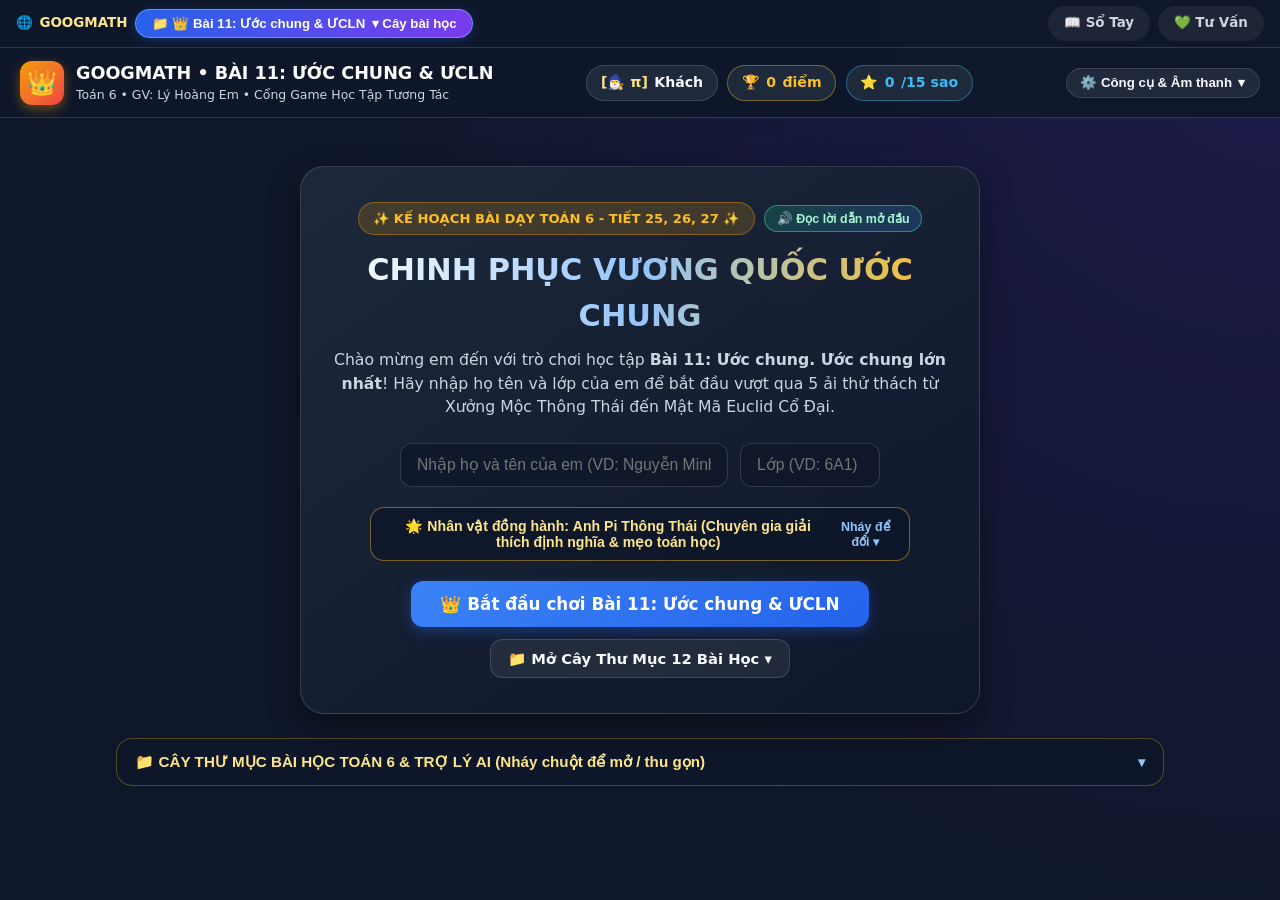
<file: index.html>
<!DOCTYPE html>
<html lang="vi">
<head>
  <meta charset="UTF-8" />
  <meta name="viewport" content="width=device-width, initial-scale=1.0" />
  <meta name="referrer" content="no-referrer" />
  <title>GOOGMATH • Trò Chơi Toán 6 (Bài 10, Bài 11, Bài 12 & Sổ Tay Toán 6)</title>
  <link rel="stylesheet" href="styles.css" />
</head>
<body>
  <!-- Lesson Switcher Bar -->
  <nav class="lesson-switcher">
    <span style="font-size:0.82rem; color:#fde68a; font-weight:800;">🌐 GOOGMATH • TOÁN 6 (GV: LÝ HOÀNG EM):</span>
    <a href="bai8.html" class="lesson-tab">⚖️ Bài 8: Quan hệ chia hết</a>
    <a href="bai9.html" class="lesson-tab">🔍 Bài 9: Dấu hiệu chia hết</a>
    <a href="bai10.html" class="lesson-tab">🌸 Bài 10: Số nguyên tố</a>
    <a href="index.html" class="lesson-tab active">👑 Bài 11: Ước chung & ƯCLN</a>
    <a href="bai12.html" class="lesson-tab">🚀 Bài 12: Bội chung & BCNN</a>
    <a href="sotay.html" class="lesson-tab">📖 Sổ Tay Toán 6</a>
    <a href="tuvan.html" class="lesson-tab">💚 Tư Vấn Khối 6</a>
  </nav>

  <!-- Top HUD Bar -->
  <header class="hud-bar">
    <div class="brand" onclick="App.showMap()" style="cursor:pointer" title="Về Bản Đồ Chặng">
      <div class="brand-icon">👑</div>
      <div class="brand-text">
        <h1>GOOGMATH • BÀI 11: ƯỚC CHUNG & ƯCLN</h1>
        <p>Toán 6 • GV: Lý Hoàng Em • Cổng Game Học Tập Tương Tác</p>
      </div>
    </div>

    <div class="hud-stats">
      <div class="stat-pill" id="hud-player">👤 Khách</div>
      <div class="stat-pill score">🏆 <span id="hud-score">0</span> điểm</div>
      <div class="stat-pill stars">⭐ <span id="hud-stars">0</span>/15 sao</div>
      <div class="voice-pill" id="voice-pill" onclick="VoiceNarrator.toggle()" title="Bật/Tắt tự động đọc câu dẫn & lời thoại trong trò chơi">
        <span id="voice-label">🗣️ Đọc câu dẫn: Bật</span>
      </div>
      <div class="bgm-pill" id="bgm-pill" onclick="BGM.toggle()" title="Bật/Tắt nhạc nền của trò chơi">
        <div class="eq-bars">
          <span class="eq-bar"></span>
          <span class="eq-bar"></span>
          <span class="eq-bar"></span>
        </div>
        <span id="bgm-label">🎵 Nhạc nền: Bật</span>
      </div>
    </div>

    <div class="hud-actions">
      <a href="sotay.html" class="btn btn-outline btn-sm" style="text-decoration:none;">
        📖 Sổ tay Toán 6
      </a>
      <a href="tuvan.html" class="btn btn-outline btn-sm" style="text-decoration:none;">
        💚 Tư vấn Khối 6
      </a>
      <button class="btn btn-accent btn-sm" onclick="App.toggleModal('casio-modal')">
        🧮 Máy tính GCD
      </button>
      <button class="btn btn-outline btn-sm" id="sound-toggle-btn" onclick="Sound.toggle()">
        🔊 Âm thanh
      </button>
    </div>
  </header>

  <!-- Main Content -->
  <main class="main-container">
    <!-- 1. Welcome / Login Screen -->
    <section id="screen-welcome" class="hero-card">
      <div style="display:flex; justify-content:center; align-items:center; gap:0.6rem; flex-wrap:wrap; margin-bottom:0.75rem;">
        <span class="hero-badge" style="margin-bottom:0;">✨ KẾ HOẠCH BÀI DẠY TOÁN 6 - TIẾT 25, 26, 27 ✨</span>
        <button class="tts-btn" onclick="VoiceNarrator.speak('Chào mừng em đến với Vương quốc Ước Chung của Bài 11: Ước chung và Ước chung lớn nhất! Hãy chọn người bạn đồng hành Pi, Vuông hoặc Tròn, nhập họ tên và bắt đầu vượt qua 5 ải thử thách từ Xưởng Mộc Thông Thái đến Mật Mã Ơ-clít Cổ Đại nhé!')">
          🔊 Đọc lời dẫn mở đầu
        </button>
      </div>
      <h2>CHINH PHỤC VƯƠNG QUỐC ƯỚC CHUNG</h2>
      <p>
        Chào mừng em đến với trò chơi học tập <strong>Bài 11: Ước chung. Ước chung lớn nhất</strong>!
        Hãy nhập họ tên và lớp của em để bắt đầu vượt qua 5 ải thử thách từ Xưởng Mộc Thông Thái đến Mật Mã Euclid Cổ Đại.
      </p>

      <div class="login-form">
        <input
          type="text"
          id="player-name-input"
          class="input-field"
          placeholder="Nhập họ và tên của em (VD: Nguyễn Minh An)..."
          maxlength="40"
        />
        <input
          type="text"
          id="player-class-input"
          class="input-field"
          placeholder="Lớp (VD: 6A1)"
          maxlength="12"
        />
      </div>

      <!-- Khung chọn nhân vật đồng hành Pi, Vuông, Tròn (Mặc định thu gọn, nháy chuột mới hiện) -->
      <div id="welcome-companion-slot"></div>

      <div style="display:flex; justify-content:center; gap:0.75rem; flex-wrap:wrap;">
        <button class="btn btn-primary" style="font-size:1.05rem; padding:0.8rem 1.85rem;" onclick="App.startGame()">
          👑 Bắt đầu chơi Bài 11: Ước chung &amp; ƯCLN
        </button>
        <button type="button" class="btn btn-outline" onclick="const c=document.getElementById('home-directory-card'); if(c){c.classList.toggle('open'); if(c.classList.contains('open')) c.scrollIntoView({behavior:'smooth', block:'nearest'});}">
          📁 Mở Cây Thư Mục 12 Bài Học ▾
        </button>
      </div>
    </section>

    <!-- 2. World Map Screen -->
    <section id="screen-map" style="display:none;">
      <div class="map-header">
        <div>
          <h2 style="font-size:1.35rem; margin-bottom:0.2rem;">🗺️ Bản Đồ Bài 11: Ước Chung &amp; ƯCLN (5 Trò Chơi)</h2>
          <p style="font-size:0.88rem; color:var(--text-muted);">
            Mỗi ải tương ứng với một hoạt động trong Kế hoạch bài dạy Bài 11 (SGK Toán 6 trang 44 – 48).
          </p>
        </div>
        <div style="display:flex; gap:0.5rem; flex-wrap:wrap;">
          <button class="btn btn-outline btn-sm" onclick="App.changePlayer()">✏️ Đổi tên &amp; Nhân vật</button>
          <button class="btn btn-outline btn-sm" onclick="App.resetProgress()">🔄 Chơi lại từ đầu</button>
        </div>
      </div>

      <div class="quest-grid" id="quest-grid"></div>

      <!-- Certificate Container when all or some stages completed -->
      <div id="certificate-section"></div>
    </section>

    <!-- Cây Thư Mục Bài Học Toán 6 (Bài 1 -> Bài 12) - Thu gọn mặc định, nháy chuột mới hiện -->
    <section class="collapsible-card" id="home-directory-card">
      <button type="button" class="collapsible-header" onclick="document.getElementById('home-directory-card').classList.toggle('open')">
        <span>📁 CÂY THƯ MỤC BÀI HỌC TOÁN 6 &amp; TRỢ LÝ AI (Nháy chuột để mở / thu gọn)</span>
        <span class="collapsible-arrow">▾</span>
      </button>

      <div class="collapsible-body">
        <p style="font-size:0.83rem; color:var(--text-muted); margin-bottom:0.75rem;">
          💡 Nháy vào từng thư mục <strong>📁 Chương I</strong>, <strong>📁 Chương II</strong> hoặc <strong>📁 Sổ tay &amp; Trợ lý AI</strong> để mở danh sách bài học bên trong:
        </p>
        <div id="home-tree-mount"></div>
      </div>
    </section>

    <!-- 3. Active Stage Screen -->
    <section id="screen-stage" class="stage-screen" style="display:none;">
      <div class="stage-topbar">
        <div style="display:flex; align-items:center; gap:0.65rem;">
          <button class="btn btn-outline btn-sm" onclick="App.showMap()">⬅ Bản đồ</button>
          <h2 id="stage-header-title" style="font-size:1.15rem;">Ải 1</h2>
        </div>
        <div class="stage-progress-pills" id="stage-sub-pills"></div>
      </div>

      <div id="stage-body"></div>
    </section>
  </main>

  <!-- Modal 1: Virtual Casio GCD Calculator (Năng lực số 5.2TC1b) -->
  <div class="modal-backdrop" id="casio-modal" onclick="if(event.target===this) App.toggleModal('casio-modal')">
    <div class="modal-card">
      <div style="display:flex; justify-content:space-between; align-items:center; margin-bottom:0.85rem;">
        <h3 style="color:#fbbf24;">🧮 Máy Tính Cầm Tay Ảo (Tìm nhanh ƯCLN - GCD)</h3>
        <button class="btn btn-outline btn-sm" onclick="App.toggleModal('casio-modal')">✖ Đóng</button>
      </div>
      <p style="font-size:0.86rem; color:var(--text-muted); margin-bottom:1rem;">
        <strong>Hướng dẫn Năng lực số (5.2TC1b):</strong> Trên máy tính cầm tay Casio fx-580VN X, để tìm <code>ƯCLN(a, b)</code> ta bấm <kbd>ALPHA</kbd> + <kbd>×</kbd> để hiện <code>GCD(</code>, sau đó nhập <code>a , b ) =</code>. Hãy thực hành ngay bên dưới!
      </p>

      <div class="casio-body">
        <div class="casio-header">
          <span><strong>CASIO</strong> fx-580VN X</span>
          <span>SIMULATOR • GCD</span>
        </div>
        <div class="casio-lcd">
          <div class="lcd-expr" id="casio-expr">GCD(36,84)</div>
          <div class="lcd-res" id="casio-res">12</div>
        </div>
        <div class="casio-keys">
          <button class="c-key gcd-btn" onclick="Casio.insert('GCD(')" title="ALPHA + × (GCD)">GCD(</button>
          <button class="c-key gcd-btn" onclick="Casio.insert(',')" title="Dấu phẩy ngăn cách">,</button>
          <button class="c-key" onclick="Casio.insert(')')">)</button>
          <button class="c-key ac-btn" onclick="Casio.clear()">AC</button>

          <button class="c-key" onclick="Casio.insert('7')">7</button>
          <button class="c-key" onclick="Casio.insert('8')">8</button>
          <button class="c-key" onclick="Casio.insert('9')">9</button>
          <button class="c-key" onclick="Casio.backspace()">⌫</button>

          <button class="c-key" onclick="Casio.insert('4')">4</button>
          <button class="c-key" onclick="Casio.insert('5')">5</button>
          <button class="c-key" onclick="Casio.insert('6')">6</button>
          <button class="c-key gcd-btn" onclick="Casio.quickExample(24,28)">VD 24,28</button>

          <button class="c-key" onclick="Casio.insert('1')">1</button>
          <button class="c-key" onclick="Casio.insert('2')">2</button>
          <button class="c-key" onclick="Casio.insert('3')">3</button>
          <button class="c-key gcd-btn" onclick="Casio.quickExample(72,96)">VD 72,96</button>

          <button class="c-key" onclick="Casio.insert('0')" style="grid-column: span 2;">0</button>
          <button class="c-key eq-btn" onclick="Casio.evaluate()" style="grid-column: span 2;">= KẾT QUẢ</button>
        </div>
      </div>
    </div>
  </div>

  <!-- Modal 2: Knowledge Handbook (Sổ tay kiến thức Bài 11) -->
  <div class="modal-backdrop" id="handbook-modal" onclick="if(event.target===this) App.toggleModal('handbook-modal')">
    <div class="modal-card">
      <div style="display:flex; justify-content:space-between; align-items:center; margin-bottom:0.85rem;">
        <h3 style="color:#60a5fa;">📖 Sổ Tay Kiến Thức Bài 11: Ước chung & ƯCLN</h3>
        <button class="btn btn-outline btn-sm" onclick="App.toggleModal('handbook-modal')">✖ Đóng</button>
      </div>

      <div style="font-size:0.92rem; display:flex; flex-direction:column; gap:0.85rem;">
        <div class="step-card">
          <h4>1. Ước chung (ƯC) và Ước chung lớn nhất (ƯCLN)</h4>
          <p>• <strong>Ước chung</strong> của hai hay nhiều số là ước của tất cả các số đó.</p>
          <p>• <strong>Ước chung lớn nhất</strong> của hai hay nhiều số là số lớn nhất trong tập hợp các ước chung của các số đó.</p>
          <p>• <strong>Trường hợp đặc biệt:</strong></p>
          <p>&nbsp;&nbsp;+ Nếu <code>a ⋮ b</code> thì <code>ƯCLN(a, b) = b</code> (Ví dụ: <code>ƯCLN(90, 10) = 10</code>).</p>
          <p>&nbsp;&nbsp;+ <code>ƯCLN(a, 1) = 1</code> và <code>ƯCLN(a, b, 1) = 1</code>.</p>
        </div>

        <div class="step-card">
          <h4>2. Ba bước tìm ƯCLN bằng cách phân tích ra thừa số nguyên tố</h4>
          <p>• <strong>Bước 1:</strong> Phân tích mỗi số ra thừa số nguyên tố.</p>
          <p>• <strong>Bước 2:</strong> Chọn ra các thừa số nguyên tố <strong>chung</strong>.</p>
          <p>• <strong>Bước 3:</strong> Lập tích các thừa số đã chọn, mỗi thừa số lấy với <strong>số mũ nhỏ nhất</strong> của nó. Tích đó là ƯCLN phải tìm.</p>
          <p style="margin-top:0.35rem; color:#fbbf24;">💡 <em>Cách tìm ƯC từ ƯCLN:</em> Tìm ƯCLN rồi tìm các ước của ƯCLN đó!</p>
        </div>

        <div class="step-card">
          <h4>3. Rút gọn về phân số tối giản & Hai số nguyên tố cùng nhau</h4>
          <p>• Hai số có <code>ƯCLN(a, b) = 1</code> gọi là <strong>hai số nguyên tố cùng nhau</strong>.</p>
          <p>• Phân số <code>a/b</code> là <strong>phân số tối giản</strong> nếu <code>ƯCLN(a, b) = 1</code>.</p>
          <p>• Để đưa một phân số chưa tối giản về tối giản, ta <strong>chia cả tử và mẫu cho ƯCLN của chúng</strong>.</p>
        </div>
      </div>
    </div>
  </div>

  <script src="characters.js"></script>
  <script src="game.js"></script>
</body>
</html>
</file>
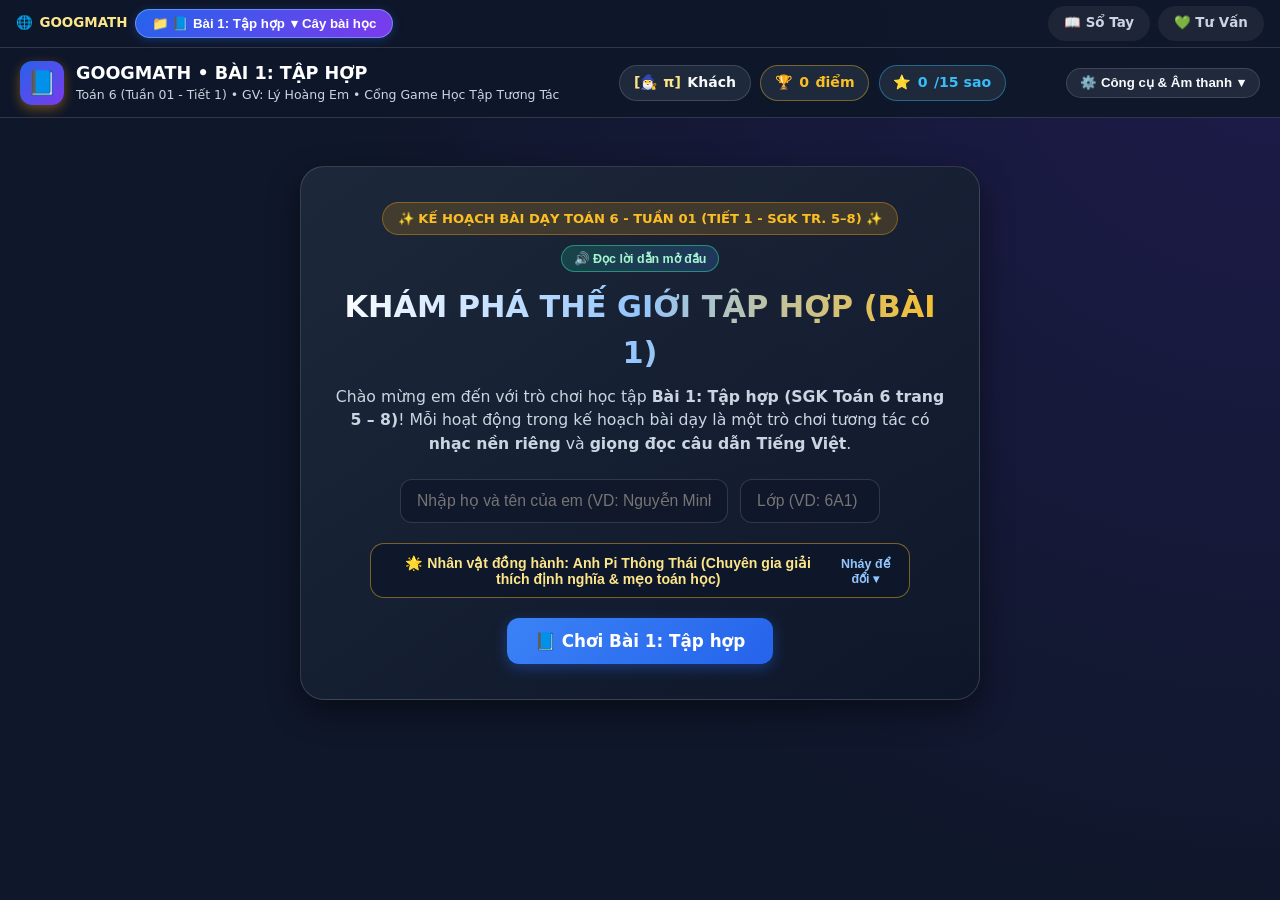
<file: bai1.html>
<!DOCTYPE html>
<html lang="vi">
<head>
  <meta charset="UTF-8" />
  <meta name="viewport" content="width=device-width, initial-scale=1.0" />
  <meta name="referrer" content="no-referrer" />
  <title>GOOGMATH • Trò Chơi Toán 6 (Bài 1: Tập Hợp - SGK tr. 5–8)</title>
  <link rel="stylesheet" href="styles.css" />
</head>
<body>
  <nav class="lesson-switcher"></nav>

  <header class="hud-bar">
    <div class="brand" onclick="LessonApp.showMap()" style="cursor:pointer" title="Về Bản Đồ Chặng">
      <div class="brand-icon" style="background:linear-gradient(135deg,#2563eb,#7c3aed);">📘</div>
      <div class="brand-text">
        <h1>GOOGMATH • BÀI 1: TẬP HỢP</h1>
        <p>Toán 6 (Tuần 01 - Tiết 1) • GV: Lý Hoàng Em • Cổng Game Học Tập Tương Tác</p>
      </div>
    </div>

    <div class="hud-stats">
      <div class="stat-pill" id="hud-player">👤 Khách</div>
      <div class="stat-pill score">🏆 <span id="hud-score">0</span> điểm</div>
      <div class="stat-pill stars">⭐ <span id="hud-stars">0</span>/15 sao</div>
      <div class="voice-pill" id="voice-pill" onclick="VoiceNarrator.toggle()" title="Bật/Tắt tự động đọc câu dẫn Tiếng Việt">
        <span id="voice-label">🗣️ Đọc câu dẫn: Bật</span>
      </div>
      <div class="bgm-pill" id="bgm-pill" onclick="BGM.toggle()" title="Bật/Tắt nhạc nền của trò chơi">
        <div class="eq-bars"><span class="eq-bar"></span><span class="eq-bar"></span><span class="eq-bar"></span></div>
        <span id="bgm-label">🎵 Nhạc nền: Bật</span>
      </div>
    </div>

    <div class="hud-actions">
      <button class="btn btn-outline btn-sm" onclick="LessonApp.toggleModal('handbook-modal')">📖 Sổ tay Bài 1</button>
      <button class="btn btn-accent btn-sm" onclick="LessonApp.toggleModal('casio-modal')">🧮 Máy tính Toán 6</button>
      <button class="btn btn-outline btn-sm" id="sound-toggle-btn" onclick="Sound.toggle()">🔊 Hiệu ứng</button>
    </div>
  </header>

  <main class="main-container">
    <section id="screen-welcome" class="hero-card">
      <div style="display:flex; justify-content:center; align-items:center; gap:0.6rem; flex-wrap:wrap; margin-bottom:0.75rem;">
        <span class="hero-badge" style="margin-bottom:0;">✨ KẾ HOẠCH BÀI DẠY TOÁN 6 - TUẦN 01 (TIẾT 1 - SGK TR. 5–8) ✨</span>
        <button class="tts-btn" onclick="VoiceNarrator.speak('Chào mừng em đến với Bài 1: Tập hợp, bài học đầu tiên của môn Toán lớp 6! Hãy chọn nhân vật đồng hành Pi, Vuông hoặc Tròn để khám phá khái niệm tập hợp, kí hiệu thuộc và không thuộc, hai cách mô tả tập hợp và 8 hành tinh trong Hệ Mặt Trời nhé!')">
          🔊 Đọc lời dẫn mở đầu
        </button>
      </div>
      <h2>KHÁM PHÁ THẾ GIỚI TẬP HỢP (BÀI 1)</h2>
      <p>
        Chào mừng em đến với trò chơi học tập <strong>Bài 1: Tập hợp (SGK Toán 6 trang 5 – 8)</strong>!
        Mỗi hoạt động trong kế hoạch bài dạy là một trò chơi tương tác có <strong>nhạc nền riêng</strong> và <strong>giọng đọc câu dẫn Tiếng Việt</strong>.
      </p>

      <div class="login-form">
        <input type="text" id="player-name-input" class="input-field" placeholder="Nhập họ và tên của em (VD: Nguyễn Minh An)..." maxlength="40" />
        <input type="text" id="player-class-input" class="input-field" placeholder="Lớp (VD: 6A1)" maxlength="12" />
      </div>

      <div id="welcome-companion-slot"></div>

      <div style="display:flex; justify-content:center; gap:0.75rem; flex-wrap:wrap;">
        <button class="btn btn-primary" style="font-size:1.05rem; padding:0.8rem 1.75rem;" onclick="LessonApp.startGame()">
          📘 Chơi Bài 1: Tập hợp
        </button>
        <a href="bai2.html" class="btn btn-accent" style="font-size:1.05rem; padding:0.8rem 1.4rem; text-decoration:none;">
          🏛️ Sang Bài 2: Cách ghi số tự nhiên
        </a>
        <a href="sotay.html" class="btn btn-outline" style="text-decoration:none;">📖 Sổ tay Toán 6</a>
      </div>
    </section>

    <section id="screen-map" style="display:none;">
      <div class="map-header">
        <div>
          <h2 style="font-size:1.35rem; margin-bottom:0.2rem;">🗺️ Bản Đồ Bài 1: Tập Hợp (5 Trò Chơi)</h2>
          <p style="font-size:0.88rem; color:var(--text-muted);">
            Thiết kế bám sát KHBD Tuần 01 (Tiết 1, SGK Toán 6 trang 5 – 8). Có đọc câu dẫn Tiếng Việt và nhạc nền riêng!
          </p>
        </div>
        <div style="display:flex; gap:0.5rem; flex-wrap:wrap;">
          <button class="btn btn-outline btn-sm" onclick="LessonApp.toggleModal('handbook-modal')">📖 Tóm tắt Bài 1</button>
          <a href="bai2.html" class="btn btn-accent btn-sm" style="text-decoration:none;">🏛️ Sang Bài 2 ▶</a>
          <button class="btn btn-outline btn-sm" onclick="LessonApp.changePlayer()">✏️ Đổi tên &amp; Nhân vật</button>
          <button class="btn btn-outline btn-sm" onclick="LessonApp.resetProgress()">🔄 Chơi lại</button>
        </div>
      </div>
      <div class="quest-grid" id="quest-grid"></div>
      <div id="certificate-section"></div>
    </section>

    <section id="screen-stage" class="stage-screen" style="display:none;">
      <div class="stage-topbar">
        <div style="display:flex; align-items:center; gap:0.75rem; flex-wrap:wrap;">
          <button class="btn btn-outline btn-sm" onclick="LessonApp.showMap()">⬅ Bản đồ Bài 1</button>
          <h3 id="stage-header-title" style="font-size:1.05rem;">Trò chơi 1</h3>
          <span id="stage-music-badge" style="font-size:0.75rem; background:rgba(59,130,246,0.22); color:#bfdbfe; padding:0.2rem 0.6rem; border-radius:999px;">
            🎶 Nhạc nền
          </span>
        </div>
        <div class="stage-sub-pills" id="stage-sub-pills"></div>
      </div>
      <div class="stage-body" id="stage-body"></div>
    </section>
  </main>

  <!-- Modal Casio Chương I -->
  <div class="modal-backdrop" id="casio-modal" onclick="if(event.target===this) LessonApp.toggleModal('casio-modal')">
    <div class="modal-card">
      <div style="display:flex; justify-content:space-between; align-items:center; margin-bottom:0.85rem;">
        <h3 style="color:#fbbf24;">🧮 Máy Tính Đa Năng Chương I</h3>
        <button class="btn btn-outline btn-sm" onclick="LessonApp.toggleModal('casio-modal')">✖ Đóng</button>
      </div>
      <div class="casio-body">
        <div class="casio-header"><span>CASIO MATH-6</span><span>CHAPTER I EXPLORER</span></div>
        <div class="casio-lcd">
          <div class="lcd-expr" id="casio-expr">5+3*2</div>
          <div class="lcd-res" id="casio-res">11</div>
        </div>
        <div class="casio-keys">
          <button class="c-key gcd-btn" onclick="CasioCh1.toRoman()">Đổi La Mã</button>
          <button class="c-key gcd-btn" onclick="CasioCh1.expandBase10()">Tách 10^n</button>
          <button class="c-key" onclick="CasioCh1.insert('^')">x^y</button>
          <button class="c-key ac-btn" onclick="CasioCh1.clear()">AC</button>
          <button class="c-key" onclick="CasioCh1.insert('7')">7</button>
          <button class="c-key" onclick="CasioCh1.insert('8')">8</button>
          <button class="c-key" onclick="CasioCh1.insert('9')">9</button>
          <button class="c-key" onclick="CasioCh1.backspace()">⌫</button>
          <button class="c-key" onclick="CasioCh1.insert('4')">4</button>
          <button class="c-key" onclick="CasioCh1.insert('5')">5</button>
          <button class="c-key" onclick="CasioCh1.insert('6')">6</button>
          <button class="c-key" onclick="CasioCh1.insert('+')">+</button>
          <button class="c-key" onclick="CasioCh1.insert('1')">1</button>
          <button class="c-key" onclick="CasioCh1.insert('2')">2</button>
          <button class="c-key" onclick="CasioCh1.insert('3')">3</button>
          <button class="c-key" onclick="CasioCh1.insert('*')">×</button>
          <button class="c-key" onclick="CasioCh1.insert('0')">0</button>
          <button class="c-key" onclick="CasioCh1.insert('(')">(</button>
          <button class="c-key" onclick="CasioCh1.insert(')')">)</button>
          <button class="c-key eq-btn" onclick="CasioCh1.evaluate()">=</button>
        </div>
      </div>
    </div>
  </div>

  <!-- Modal Sổ tay Bài 1 -->
  <div class="modal-backdrop" id="handbook-modal" onclick="if(event.target===this) LessonApp.toggleModal('handbook-modal')">
    <div class="modal-card">
      <div style="display:flex; justify-content:space-between; align-items:center; margin-bottom:0.85rem;">
        <h3 style="color:#60a5fa;">📖 Sổ Tay Kiến Thức Bài 1: Tập Hợp (SGK tr. 5–8)</h3>
        <button class="btn btn-outline btn-sm" onclick="LessonApp.toggleModal('handbook-modal')">✖ Đóng</button>
      </div>
      <div style="font-size:0.92rem; display:flex; flex-direction:column; gap:0.85rem;">
        <div class="step-card">
          <h4>1. Tập hợp và phần tử của tập hợp</h4>
          <p>• Một tập hợp (gọi tắt là tập) bao gồm những đối tượng nhất định. Các đối tượng ấy được gọi là những <strong>phần tử</strong> của tập hợp.</p>
          <p>• Kí hiệu: <code>x ∈ A</code> đọc là <em>x thuộc A</em>; <code>y ∉ A</code> đọc là <em>y không thuộc A</em>.</p>
          <p>• Khi liệt kê các phần tử của tập hợp: viết trong dấu ngoặc nhọn <code>{ }</code>, cách nhau bởi dấu <code>;</code> và <strong>mỗi phần tử chỉ được viết một lần</strong>.</p>
        </div>
        <div class="step-card">
          <h4>2. Hai cách mô tả một tập hợp &amp; Tập hợp ℕ, ℕ*</h4>
          <p>• <strong>Cách 1:</strong> Liệt kê các phần tử của tập hợp (VD: <code>P = {0; 1; 2; 3; 4; 5}</code>).</p>
          <p>• <strong>Cách 2:</strong> Nêu dấu hiệu đặc trưng cho các phần tử (VD: <code>P = {n | n là số tự nhiên nhỏ hơn 6}</code>).</p>
          <p>• Tập hợp các số tự nhiên: <code>ℕ = {0; 1; 2; 3; ...}</code>; Tập hợp các số tự nhiên khác 0: <code>ℕ* = {1; 2; 3; ...}</code>.</p>
        </div>
      </div>
    </div>
  </div>

  <script src="characters.js"></script>
  <script src="chapter1_core.js"></script>
  <script src="game_bai1.js"></script>
</body>
</html>
</file>
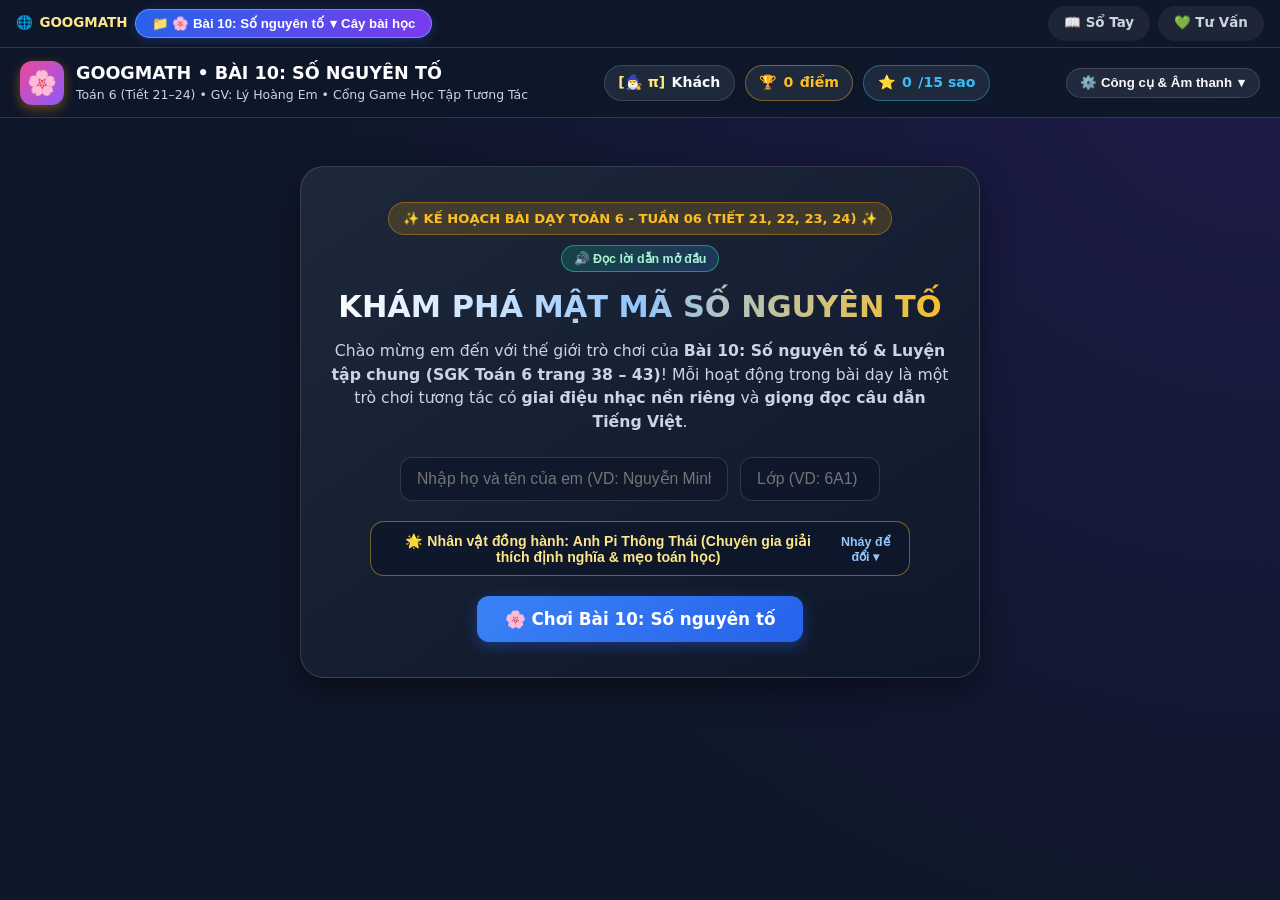
<file: bai10.html>
<!DOCTYPE html>
<html lang="vi">
<head>
  <meta charset="UTF-8" />
  <meta name="viewport" content="width=device-width, initial-scale=1.0" />
  <meta name="referrer" content="no-referrer" />
  <title>GOOGMATH • Trò Chơi Toán 6 (Bài 10: Số Nguyên Tố & Luyện Tập Chung)</title>
  <link rel="stylesheet" href="styles.css" />
</head>
<body>
  <!-- Lesson Switcher Bar -->
  <nav class="lesson-switcher">
    <span style="font-size:0.82rem; color:#fde68a; font-weight:800;">🌐 GOOGMATH • TOÁN 6 (GV: LÝ HOÀNG EM):</span>
    <a href="bai8.html" class="lesson-tab">⚖️ Bài 8: Quan hệ chia hết</a>
    <a href="bai9.html" class="lesson-tab">🔍 Bài 9: Dấu hiệu chia hết</a>
    <a href="bai10.html" class="lesson-tab active">🌸 Bài 10: Số nguyên tố</a>
    <a href="index.html" class="lesson-tab">👑 Bài 11: Ước chung &amp; ƯCLN</a>
    <a href="bai12.html" class="lesson-tab">🚀 Bài 12: Bội chung &amp; BCNN</a>
    <a href="sotay.html" class="lesson-tab">📖 Sổ Tay Toán 6</a>
    <a href="tuvan.html" class="lesson-tab">💚 Tư Vấn Khối 6</a>
  </nav>

  <!-- Top HUD Bar -->
  <header class="hud-bar">
    <div class="brand" onclick="App10.showMap()" style="cursor:pointer" title="Về Bản Đồ Chặng">
      <div class="brand-icon" style="background:linear-gradient(135deg,#ec4899,#8b5cf6);">🌸</div>
      <div class="brand-text">
        <h1>GOOGMATH • BÀI 10: SỐ NGUYÊN TỐ</h1>
        <p>Toán 6 (Tiết 21–24) • GV: Lý Hoàng Em • Cổng Game Học Tập Tương Tác</p>
      </div>
    </div>

    <div class="hud-stats">
      <div class="stat-pill" id="hud-player">👤 Khách</div>
      <div class="stat-pill score">🏆 <span id="hud-score">0</span> điểm</div>
      <div class="stat-pill stars">⭐ <span id="hud-stars">0</span>/15 sao</div>
      <div class="voice-pill" id="voice-pill" onclick="VoiceNarrator.toggle()" title="Bật/Tắt tự động đọc câu dẫn Tiếng Việt">
        <span id="voice-label">🗣️ Đọc câu dẫn: Bật</span>
      </div>
      <div class="bgm-pill" id="bgm-pill" onclick="BGM.toggle()" title="Bật/Tắt nhạc nền của trò chơi">
        <div class="eq-bars">
          <span class="eq-bar"></span>
          <span class="eq-bar"></span>
          <span class="eq-bar"></span>
        </div>
        <span id="bgm-label">🎵 Nhạc nền: Bật</span>
      </div>
    </div>

    <div class="hud-actions">
      <a href="sotay.html" class="btn btn-outline btn-sm" style="text-decoration:none;">
        📖 Sổ tay Toán 6
      </a>
      <a href="tuvan.html" class="btn btn-outline btn-sm" style="text-decoration:none;">
        💚 Tư vấn Khối 6
      </a>
      <button class="btn btn-accent btn-sm" onclick="App10.toggleModal('casio-modal')">
        🧮 Máy tính FACT
      </button>
      <button class="btn btn-outline btn-sm" id="sound-toggle-btn" onclick="Sound.toggle()">
        🔊 Hiệu ứng
      </button>
    </div>
  </header>

  <!-- Main Content -->
  <main class="main-container">
    <!-- 1. Welcome / Login Screen -->
    <section id="screen-welcome" class="hero-card">
      <div style="display:flex; justify-content:center; align-items:center; gap:0.6rem; flex-wrap:wrap; margin-bottom:0.75rem;">
        <span class="hero-badge" style="margin-bottom:0;">✨ KẾ HOẠCH BÀI DẠY TOÁN 6 - TUẦN 06 (TIẾT 21, 22, 23, 24) ✨</span>
        <button class="tts-btn" onclick="VoiceNarrator.speak('Chào mừng em đến với Vương quốc Số Nguyên Tố của Bài 10 và Tiết Luyện Tập Chung! Hãy chọn nhân vật đồng hành Pi, Vuông hoặc Tròn để vượt qua 5 trò chơi từ Cửa Hàng Hoa Hồng của Mai, Sàng Nguyên Tố Ê-ra-tô-xten, Sơ Đồ Cây đến Mật Mã Số Nguyên Tố Sinh Đôi nhé!')">
          🔊 Đọc lời dẫn mở đầu
        </button>
      </div>
      <h2>KHÁM PHÁ MẬT MÃ SỐ NGUYÊN TỐ</h2>
      <p>
        Chào mừng em đến với thế giới trò chơi của <strong>Bài 10: Số nguyên tố &amp; Luyện tập chung (SGK Toán 6 trang 38 – 43)</strong>!
        Mỗi hoạt động trong bài dạy là một trò chơi tương tác có <strong>giai điệu nhạc nền riêng</strong> và <strong>giọng đọc câu dẫn Tiếng Việt</strong>.
      </p>

      <div class="login-form">
        <input
          type="text"
          id="player-name-input"
          class="input-field"
          placeholder="Nhập họ và tên của em (VD: Nguyễn Minh An)..."
          maxlength="40"
        />
        <input
          type="text"
          id="player-class-input"
          class="input-field"
          placeholder="Lớp (VD: 6A1)"
          maxlength="12"
        />
      </div>

      <!-- Khung chọn nhân vật đồng hành Pi, Vuông, Tròn -->
      <div id="welcome-companion-slot"></div>

      <div style="display:flex; justify-content:center; gap:0.75rem; flex-wrap:wrap;">
        <button class="btn btn-primary" style="font-size:1.05rem; padding:0.8rem 1.75rem;" onclick="App10.startGame()">
          🌸 Chơi Bài 10: Số nguyên tố
        </button>
        <a href="index.html" class="btn btn-accent" style="font-size:1.05rem; padding:0.8rem 1.5rem; text-decoration:none;">
          👑 Sang Bài 11: Ước chung &amp; ƯCLN
        </a>
        <a href="bai12.html" class="btn btn-purple" style="font-size:1.05rem; padding:0.8rem 1.5rem; text-decoration:none;">
          🚀 Sang Bài 12: Bội chung &amp; BCNN
        </a>
        <a href="sotay.html" class="btn btn-outline" style="text-decoration:none;">
          📖 Sổ tay hỏi đáp Toán 6
        </a>
        <a href="tuvan.html" class="btn btn-outline" style="text-decoration:none; border-color:#10b981; color:#a7f3d0;">
          💚 Tư vấn Học đường Khối 6
        </a>
      </div>
    </section>

    <!-- 2. World Map Screen -->
    <section id="screen-map" style="display:none;">
      <div class="map-header">
        <div>
          <h2 style="font-size:1.35rem; margin-bottom:0.2rem;">🗺️ Bản Đồ Bài 10: Số Nguyên Tố &amp; Luyện Tập Chung (5 Trò Chơi)</h2>
          <p style="font-size:0.88rem; color:var(--text-muted);">
            Thiết kế bám sát từng Hoạt động trong KHBD Tuần 06 (Tiết 21–24, SGK Toán 6 trang 38 – 43). Có đọc câu dẫn Tiếng Việt và nhạc nền riêng!
          </p>
        </div>
        <div style="display:flex; gap:0.5rem; flex-wrap:wrap;">
          <button class="btn btn-outline btn-sm" onclick="App10.toggleModal('handbook-modal')">📖 Tóm tắt Bài 10</button>
          <a href="index.html" class="btn btn-accent btn-sm" style="text-decoration:none;">👑 Sang Bài 11 (ƯCLN)</a>
          <button class="btn btn-outline btn-sm" onclick="App10.changePlayer()">✏️ Đổi tên &amp; Nhân vật</button>
          <button class="btn btn-outline btn-sm" onclick="App10.resetProgress()">🔄 Chơi lại từ đầu</button>
        </div>
      </div>

      <div class="quest-grid" id="quest-grid"></div>

      <!-- Certificate Container -->
      <div id="certificate-section"></div>
    </section>

    <!-- 3. Active Stage Screen -->
    <section id="screen-stage" class="stage-screen" style="display:none;">
      <div class="stage-topbar">
        <div style="display:flex; align-items:center; gap:0.75rem; flex-wrap:wrap;">
          <button class="btn btn-outline btn-sm" onclick="App10.showMap()">⬅ Bản đồ Bài 10</button>
          <h3 id="stage-header-title" style="font-size:1.05rem;">Trò chơi 1</h3>
          <span id="stage-music-badge" style="font-size:0.75rem; background:rgba(236,72,153,0.22); color:#fbcfe8; padding:0.2rem 0.6rem; border-radius:999px; border:1px solid rgba(236,72,153,0.4);">
            🎶 Nhạc nền: Tiệm Hoa Mùa Xuân
          </span>
        </div>
        <div class="stage-sub-pills" id="stage-sub-pills"></div>
      </div>

      <div class="stage-body" id="stage-body"></div>
    </section>
  </main>

  <!-- Modal 1: Virtual Casio Calculator for Prime Factorization (FACT) -->
  <div class="modal-backdrop" id="casio-modal" onclick="if(event.target===this) App10.toggleModal('casio-modal')">
    <div class="modal-card">
      <div style="display:flex; justify-content:space-between; align-items:center; margin-bottom:0.85rem;">
        <h3 style="color:#fbbf24;">🧮 Máy Tính Phân Tích Thừa Số Nguyên Tố (FACT)</h3>
        <button class="btn btn-outline btn-sm" onclick="App10.toggleModal('casio-modal')">✖ Đóng</button>
      </div>

      <p style="font-size:0.86rem; color:var(--text-muted); margin-bottom:0.9rem;">
        <strong>Hướng dẫn Casio fx-580VN X:</strong> Nhập một số tự nhiên lớn hơn 1 ➔ bấm <code>=</code> ➔ bấm <code>SHIFT</code> + <code>° ’ ” (FACT)</code> để phân tích ngay ra thừa số nguyên tố!
      </p>

      <div class="casio-body">
        <div class="casio-header">
          <span>CASIO fx-580VN X</span>
          <span>PRIME FACTOR (FACT)</span>
        </div>
        <div class="casio-lcd">
          <div class="lcd-expr" id="casio-expr">60</div>
          <div class="lcd-res" id="casio-res">2² × 3 × 5</div>
        </div>
        <div class="casio-keys">
          <button class="c-key gcd-btn" style="grid-column: span 2;" onclick="CasioFact.evaluate()">FACT (Phân tích)</button>
          <button class="c-key" onclick="CasioFact.quickExample(120)">VD 120</button>
          <button class="c-key ac-btn" onclick="CasioFact.clear()">AC</button>

          <button class="c-key" onclick="CasioFact.insert('7')">7</button>
          <button class="c-key" onclick="CasioFact.insert('8')">8</button>
          <button class="c-key" onclick="CasioFact.insert('9')">9</button>
          <button class="c-key" onclick="CasioFact.backspace()">⌫</button>

          <button class="c-key" onclick="CasioFact.insert('4')">4</button>
          <button class="c-key" onclick="CasioFact.insert('5')">5</button>
          <button class="c-key" onclick="CasioFact.insert('6')">6</button>
          <button class="c-key gcd-btn" onclick="CasioFact.quickExample(210)">VD 210</button>

          <button class="c-key" onclick="CasioFact.insert('1')">1</button>
          <button class="c-key" onclick="CasioFact.insert('2')">2</button>
          <button class="c-key" onclick="CasioFact.insert('3')">3</button>
          <button class="c-key gcd-btn" onclick="CasioFact.quickExample(630)">VD 630</button>

          <button class="c-key" onclick="CasioFact.insert('0')" style="grid-column: span 2;">0</button>
          <button class="c-key eq-btn" onclick="CasioFact.evaluate()" style="grid-column: span 2;">= KẾT QUẢ FACT</button>
        </div>
      </div>
    </div>
  </div>

  <!-- Modal 2: Knowledge Handbook Bài 10 -->
  <div class="modal-backdrop" id="handbook-modal" onclick="if(event.target===this) App10.toggleModal('handbook-modal')">
    <div class="modal-card">
      <div style="display:flex; justify-content:space-between; align-items:center; margin-bottom:0.85rem;">
        <h3 style="color:#f472b6;">📖 Sổ Tay Kiến Thức Bài 10: Số Nguyên Tố &amp; Hợp Số</h3>
        <button class="btn btn-outline btn-sm" onclick="App10.toggleModal('handbook-modal')">✖ Đóng</button>
      </div>

      <div style="font-size:0.92rem; display:flex; flex-direction:column; gap:0.85rem;">
        <div class="step-card">
          <h4>1. Số nguyên tố và Hợp số (SGK tr. 38–39)</h4>
          <p>• <strong>Số nguyên tố</strong> là số tự nhiên lớn hơn 1, chỉ có <strong>hai ước là 1 và chính nó</strong> (Ví dụ: 2, 3, 5, 7, 11, 13, 17, 19, 23, 29, 31...).</p>
          <p>• <strong>Hợp số</strong> là số tự nhiên lớn hơn 1, có <strong>nhiều hơn hai ước</strong> (Ví dụ: 4, 6, 8, 9, 10, 12...).</p>
          <p>• <strong>Chú ý đặc biệt:</strong></p>
          <p>&nbsp;&nbsp;+ Số <strong>0</strong> và số <strong>1</strong> <em>không là số nguyên tố</em> và cũng <em>không là hợp số</em>.</p>
          <p>&nbsp;&nbsp;+ Số <strong>2</strong> là số nguyên tố nhỏ nhất và là <strong>số nguyên tố chẵn duy nhất</strong>.</p>
        </div>

        <div class="step-card">
          <h4>2. Phân tích một số ra thừa số nguyên tố (SGK tr. 40–41)</h4>
          <p>• Phân tích một số tự nhiên lớn hơn 1 ra thừa số nguyên tố là viết số đó dưới dạng một tích các thừa số nguyên tố.</p>
          <p>• Có 2 cách phân tích: <strong>Theo sơ đồ cây</strong> và <strong>Theo sơ đồ cột dọc</strong>.</p>
          <p>• <strong>Nhận xét:</strong> Dù phân tích một số ra thừa số nguyên tố bằng cách nào thì cuối cùng ta cũng nhận được <strong>cùng một kết quả</strong>.</p>
        </div>

        <div class="step-card">
          <h4>3. Cặp số nguyên tố sinh đôi (Luyện tập chung - SGK tr. 43)</h4>
          <p>• Hai số nguyên tố được gọi là <strong>sinh đôi</strong> nếu chúng hơn kém nhau <strong>2 đơn vị</strong>.</p>
          <p>• Các cặp số nguyên tố sinh đôi nhỏ hơn 40: <code>(3; 5), (5; 7), (11; 13), (17; 19), (29; 31)</code>.</p>
        </div>
      </div>
    </div>
  </div>

  <script src="characters.js"></script>
  <script src="game_bai10.js"></script>
</body>
</html>
</file>
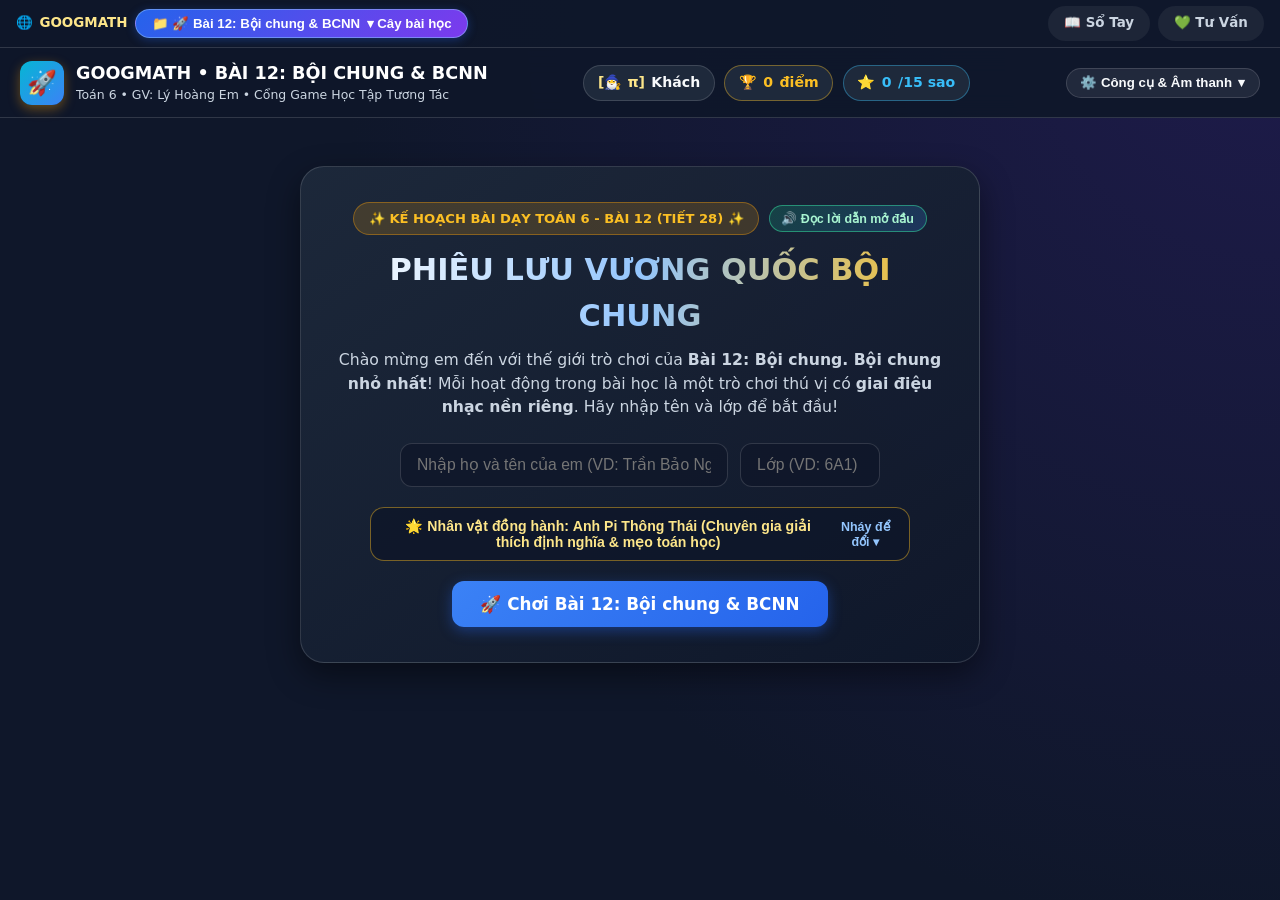
<file: bai12.html>
<!DOCTYPE html>
<html lang="vi">
<head>
  <meta charset="UTF-8" />
  <meta name="viewport" content="width=device-width, initial-scale=1.0" />
  <meta name="referrer" content="no-referrer" />
  <title>GOOGMATH • Trò Chơi Toán 6 (Bài 12: Bội chung & BCNN | Bài 10 & Bài 11)</title>
  <link rel="stylesheet" href="styles.css" />
</head>
<body>
  <!-- Lesson Switcher Bar -->
  <nav class="lesson-switcher">
    <span style="font-size:0.82rem; color:#fde68a; font-weight:800;">🌐 GOOGMATH • TOÁN 6 (GV: LÝ HOÀNG EM):</span>
    <a href="bai8.html" class="lesson-tab">⚖️ Bài 8: Quan hệ chia hết</a>
    <a href="bai9.html" class="lesson-tab">🔍 Bài 9: Dấu hiệu chia hết</a>
    <a href="bai10.html" class="lesson-tab">🌸 Bài 10: Số nguyên tố</a>
    <a href="index.html" class="lesson-tab">👑 Bài 11: Ước chung & ƯCLN</a>
    <a href="bai12.html" class="lesson-tab active">🚀 Bài 12: Bội chung & BCNN</a>
    <a href="sotay.html" class="lesson-tab">📖 Sổ Tay Toán 6</a>
    <a href="tuvan.html" class="lesson-tab">💚 Tư Vấn Khối 6</a>
  </nav>

  <!-- Top HUD Bar -->
  <header class="hud-bar">
    <div class="brand" onclick="App12.showMap()" style="cursor:pointer" title="Về Bản Đồ Chặng">
      <div class="brand-icon" style="background:linear-gradient(135deg,#06b6d4,#3b82f6);">🚀</div>
      <div class="brand-text">
        <h1>GOOGMATH • BÀI 12: BỘI CHUNG & BCNN</h1>
        <p>Toán 6 • GV: Lý Hoàng Em • Cổng Game Học Tập Tương Tác</p>
      </div>
    </div>

    <div class="hud-stats">
      <div class="stat-pill" id="hud-player">👤 Khách</div>
      <div class="stat-pill score">🏆 <span id="hud-score">0</span> điểm</div>
      <div class="stat-pill stars">⭐ <span id="hud-stars">0</span>/15 sao</div>
      <div class="voice-pill" id="voice-pill" onclick="VoiceNarrator.toggle()" title="Bật/Tắt tự động đọc câu dẫn & lời thoại trong trò chơi">
        <span id="voice-label">🗣️ Đọc câu dẫn: Bật</span>
      </div>
      <div class="bgm-pill" id="bgm-pill" onclick="BGM.toggle()" title="Bật/Tắt nhạc nền của trò chơi">
        <div class="eq-bars">
          <span class="eq-bar"></span>
          <span class="eq-bar"></span>
          <span class="eq-bar"></span>
        </div>
        <span id="bgm-label">🎵 Nhạc nền: Bật</span>
      </div>
    </div>

    <div class="hud-actions">
      <a href="sotay.html" class="btn btn-outline btn-sm" style="text-decoration:none;">
        📖 Sổ tay Toán 6
      </a>
      <a href="tuvan.html" class="btn btn-outline btn-sm" style="text-decoration:none;">
        💚 Tư vấn Khối 6
      </a>
      <button class="btn btn-accent btn-sm" onclick="App12.toggleModal('casio-modal')">
        🧮 Máy tính LCM
      </button>
      <button class="btn btn-outline btn-sm" id="sound-toggle-btn" onclick="Sound.toggle()">
        🔊 Hiệu ứng
      </button>
    </div>
  </header>

  <!-- Main Content -->
  <main class="main-container">
    <!-- 1. Welcome / Login Screen -->
    <section id="screen-welcome" class="hero-card">
      <div style="display:flex; justify-content:center; align-items:center; gap:0.6rem; flex-wrap:wrap; margin-bottom:0.75rem;">
        <span class="hero-badge" style="margin-bottom:0;">✨ KẾ HOẠCH BÀI DẠY TOÁN 6 - BÀI 12 (TIẾT 28) ✨</span>
        <button class="tts-btn" onclick="VoiceNarrator.speak('Chào mừng em đến với Vương quốc Bội Chung của Bài 12: Bội chung và Bội chung nhỏ nhất! Hãy chọn người bạn đồng hành Pi, Vuông hoặc Tròn để bắt đầu 5 trò chơi hấp dẫn từ Siêu Thị Bữa Tiệc của Mai đến Đỉnh Tháp Quy Đồng Mẫu Số nhé!')">
          🔊 Đọc lời dẫn mở đầu
        </button>
      </div>
      <h2>PHIÊU LƯU VƯƠNG QUỐC BỘI CHUNG</h2>
      <p>
        Chào mừng em đến với thế giới trò chơi của <strong>Bài 12: Bội chung. Bội chung nhỏ nhất</strong>!
        Mỗi hoạt động trong bài học là một trò chơi thú vị có <strong>giai điệu nhạc nền riêng</strong>. Hãy nhập tên và lớp để bắt đầu!
      </p>

      <div class="login-form">
        <input
          type="text"
          id="player-name-input"
          class="input-field"
          placeholder="Nhập họ và tên của em (VD: Trần Bảo Ngọc)..."
          maxlength="40"
        />
        <input
          type="text"
          id="player-class-input"
          class="input-field"
          placeholder="Lớp (VD: 6A1)"
          maxlength="12"
        />
      </div>

      <!-- Khung chọn nhân vật đồng hành Pi, Vuông, Tròn -->
      <div id="welcome-companion-slot"></div>

      <div style="display:flex; justify-content:center; gap:0.75rem; flex-wrap:wrap;">
        <button class="btn btn-primary" style="font-size:1.05rem; padding:0.8rem 1.75rem;" onclick="App12.startGame()">
          🚀 Chơi Bài 12: Bội chung & BCNN
        </button>
        <a href="bai10.html" class="btn btn-purple" style="font-size:1.05rem; padding:0.8rem 1.4rem; text-decoration:none;">
          🌸 Bài 10: Số nguyên tố
        </a>
        <a href="index.html" class="btn btn-accent" style="font-size:1.05rem; padding:0.8rem 1.4rem; text-decoration:none;">
          👑 Về Bài 11: Ước chung & ƯCLN
        </a>
        <a href="sotay.html" class="btn btn-outline" style="text-decoration:none;">
          📖 Sổ tay hỏi đáp Toán 6
        </a>
        <a href="tuvan.html" class="btn btn-outline" style="text-decoration:none; border-color:#10b981; color:#a7f3d0;">
          💚 Tư vấn Học đường Khối 6
        </a>
      </div>
    </section>

    <!-- 2. World Map Screen -->
    <section id="screen-map" style="display:none;">
      <div class="map-header">
        <div>
          <h2 style="font-size:1.35rem; margin-bottom:0.2rem;">🗺️ Bản Đồ Bài 12: Bội Chung & BCNN (5 Trò Chơi)</h2>
          <p style="font-size:0.88rem; color:var(--text-muted);">
            Thiết kế bám sát từng Hoạt động trong KHBD Bài 12 (SGK Toán 6 trang 49 – 53). Mỗi trò chơi có giai điệu nhạc nền riêng biệt!
          </p>
        </div>
        <div style="display:flex; gap:0.5rem; flex-wrap:wrap;">
          <a href="bai10.html" class="btn btn-purple btn-sm" style="text-decoration:none;">🌸 Về Bài 10 (Số nguyên tố)</a>
          <a href="index.html" class="btn btn-accent btn-sm" style="text-decoration:none;">👑 Về Bài 11 (ƯC & ƯCLN)</a>
          <button class="btn btn-outline btn-sm" onclick="App12.changePlayer()">✏️ Đổi tên & Nhân vật</button>
          <button class="btn btn-outline btn-sm" onclick="App12.resetProgress()">🔄 Chơi lại từ đầu</button>
        </div>
      </div>

      <div class="quest-grid" id="quest-grid"></div>

      <!-- Certificate Container -->
      <div id="certificate-section"></div>
    </section>

    <!-- 3. Active Stage Screen -->
    <section id="screen-stage" class="stage-screen" style="display:none;">
      <div class="stage-topbar">
        <div style="display:flex; align-items:center; gap:0.65rem; flex-wrap:wrap;">
          <button class="btn btn-outline btn-sm" onclick="App12.showMap()">⬅ Bản đồ</button>
          <h2 id="stage-header-title" style="font-size:1.15rem;">Trò chơi 1</h2>
          <span id="stage-music-badge" class="quest-tag" style="background:rgba(139,92,246,0.22); color:#ddd6fe;">
            🎶 Giai điệu: Khu Mua Sắm Vui Nhộn
          </span>
        </div>
        <div class="stage-progress-pills" id="stage-sub-pills"></div>
      </div>

      <div id="stage-body"></div>
    </section>
  </main>

  <!-- Modal 1: Virtual Casio LCM Calculator -->
  <div class="modal-backdrop" id="casio-modal" onclick="if(event.target===this) App12.toggleModal('casio-modal')">
    <div class="modal-card">
      <div style="display:flex; justify-content:space-between; align-items:center; margin-bottom:0.85rem;">
        <h3 style="color:#fbbf24;">🧮 Máy Tính Cầm Tay Ảo (Tìm nhanh BCNN - LCM)</h3>
        <button class="btn btn-outline btn-sm" onclick="App12.toggleModal('casio-modal')">✖ Đóng</button>
      </div>
      <p style="font-size:0.86rem; color:var(--text-muted); margin-bottom:1rem;">
        <strong>Hướng dẫn Năng lực số:</strong> Trên máy tính cầm tay Casio fx-580VN X, để tìm <code>BCNN(a, b)</code> ta bấm <kbd>ALPHA</kbd> + <kbd>÷</kbd> để hiện <code>LCM(</code>, sau đó nhập <code>a , b ) =</code>. Hãy bấm thử bên dưới!
      </p>

      <div class="casio-body">
        <div class="casio-header">
          <span><strong>CASIO</strong> fx-580VN X</span>
          <span>SIMULATOR • LCM</span>
        </div>
        <div class="casio-lcd">
          <div class="lcd-expr" id="casio-expr">LCM(6,9)</div>
          <div class="lcd-res" id="casio-res">18</div>
        </div>
        <div class="casio-keys">
          <button class="c-key gcd-btn" onclick="CasioLCM.insert('LCM(')" title="ALPHA + ÷ (LCM)">LCM(</button>
          <button class="c-key gcd-btn" onclick="CasioLCM.insert(',')" title="Dấu phẩy ngăn cách">,</button>
          <button class="c-key" onclick="CasioLCM.insert(')')">)</button>
          <button class="c-key ac-btn" onclick="CasioLCM.clear()">AC</button>

          <button class="c-key" onclick="CasioLCM.insert('7')">7</button>
          <button class="c-key" onclick="CasioLCM.insert('8')">8</button>
          <button class="c-key" onclick="CasioLCM.insert('9')">9</button>
          <button class="c-key" onclick="CasioLCM.backspace()">⌫</button>

          <button class="c-key" onclick="CasioLCM.insert('4')">4</button>
          <button class="c-key" onclick="CasioLCM.insert('5')">5</button>
          <button class="c-key" onclick="CasioLCM.insert('6')">6</button>
          <button class="c-key gcd-btn" onclick="CasioLCM.quickExample(6,8)">VD 6,8</button>

          <button class="c-key" onclick="CasioLCM.insert('1')">1</button>
          <button class="c-key" onclick="CasioLCM.insert('2')">2</button>
          <button class="c-key" onclick="CasioLCM.insert('3')">3</button>
          <button class="c-key gcd-btn" onclick="CasioLCM.quickExample(5,7)">VD 5,7</button>

          <button class="c-key" onclick="CasioLCM.insert('0')" style="grid-column: span 2;">0</button>
          <button class="c-key eq-btn" onclick="CasioLCM.evaluate()" style="grid-column: span 2;">= KẾT QUẢ</button>
        </div>
      </div>
    </div>
  </div>

  <!-- Modal 2: Knowledge Handbook Bài 12 -->
  <div class="modal-backdrop" id="handbook-modal" onclick="if(event.target===this) App12.toggleModal('handbook-modal')">
    <div class="modal-card">
      <div style="display:flex; justify-content:space-between; align-items:center; margin-bottom:0.85rem;">
        <h3 style="color:#38bdf8;">📖 Sổ Tay Kiến Thức Bài 12: Bội chung & BCNN</h3>
        <button class="btn btn-outline btn-sm" onclick="App12.toggleModal('handbook-modal')">✖ Đóng</button>
      </div>

      <div style="font-size:0.92rem; display:flex; flex-direction:column; gap:0.85rem;">
        <div class="step-card">
          <h4>1. Bội chung (BC) và Bội chung nhỏ nhất (BCNN)</h4>
          <p>• <strong>Bội chung</strong> của hai hay nhiều số là bội của tất cả các số đó.</p>
          <p>• <strong>Bội chung nhỏ nhất</strong> của hai hay nhiều số là số <strong>nhỏ nhất khác 0</strong> trong tập hợp các bội chung của các số đó.</p>
          <p>• <strong>Nhận xét đặc biệt (SGK tr. 50):</strong></p>
          <p>&nbsp;&nbsp;+ Trong các số đã cho, nếu số lớn nhất là bội của các số còn lại thì BCNN của các số đã cho chính là số lớn nhất ấy: <code>Nếu a ⋮ b thì BCNN(a, b) = a</code> (Ví dụ: <code>BCNN(36, 9) = 36</code>).</p>
          <p>&nbsp;&nbsp;+ Mọi số tự nhiên đều là bội của 1 nên: <code>BCNN(a, 1) = a</code> và <code>BCNN(a, b, 1) = BCNN(a, b)</code>.</p>
        </div>

        <div class="step-card">
          <h4>2. Tìm Bội chung thông qua BCNN</h4>
          <p>• Tất cả các bội chung của <code>a</code> và <code>b</code> đều là <strong>bội của BCNN(a, b)</strong>.</p>
          <p>• Ví dụ (Bài 2.36a): Vì <code>BCNN(5, 7) = 35</code> nên các bội chung nhỏ hơn 200 của 5 và 7 là các bội nhỏ hơn 200 của 35: <code>{0; 35; 70; 105; 140; 175}</code>.</p>
        </div>

        <div class="step-card">
          <h4>3. Mở rộng: Ba bước tìm BCNN bằng phân tích thừa số nguyên tố & Quy đồng mẫu</h4>
          <p>• <strong>Bước 1:</strong> Phân tích mỗi số ra thừa số nguyên tố.</p>
          <p>• <strong>Bước 2:</strong> Chọn ra các thừa số nguyên tố <strong>chung và riêng</strong>.</p>
          <p>• <strong>Bước 3:</strong> Lập tích các thừa số đã chọn, mỗi thừa số lấy với <strong>số mũ lớn nhất</strong> của nó.</p>
          <p style="margin-top:0.35rem; color:#fbbf24;">💡 <em>Ứng dụng:</em> Dùng BCNN của các mẫu để làm <strong>mẫu chung nhỏ nhất</strong> khi quy đồng mẫu các phân số!</p>
        </div>
      </div>
    </div>
  </div>

  <script src="characters.js"></script>
  <script src="game_bai12.js"></script>
</body>
</html>
</file>
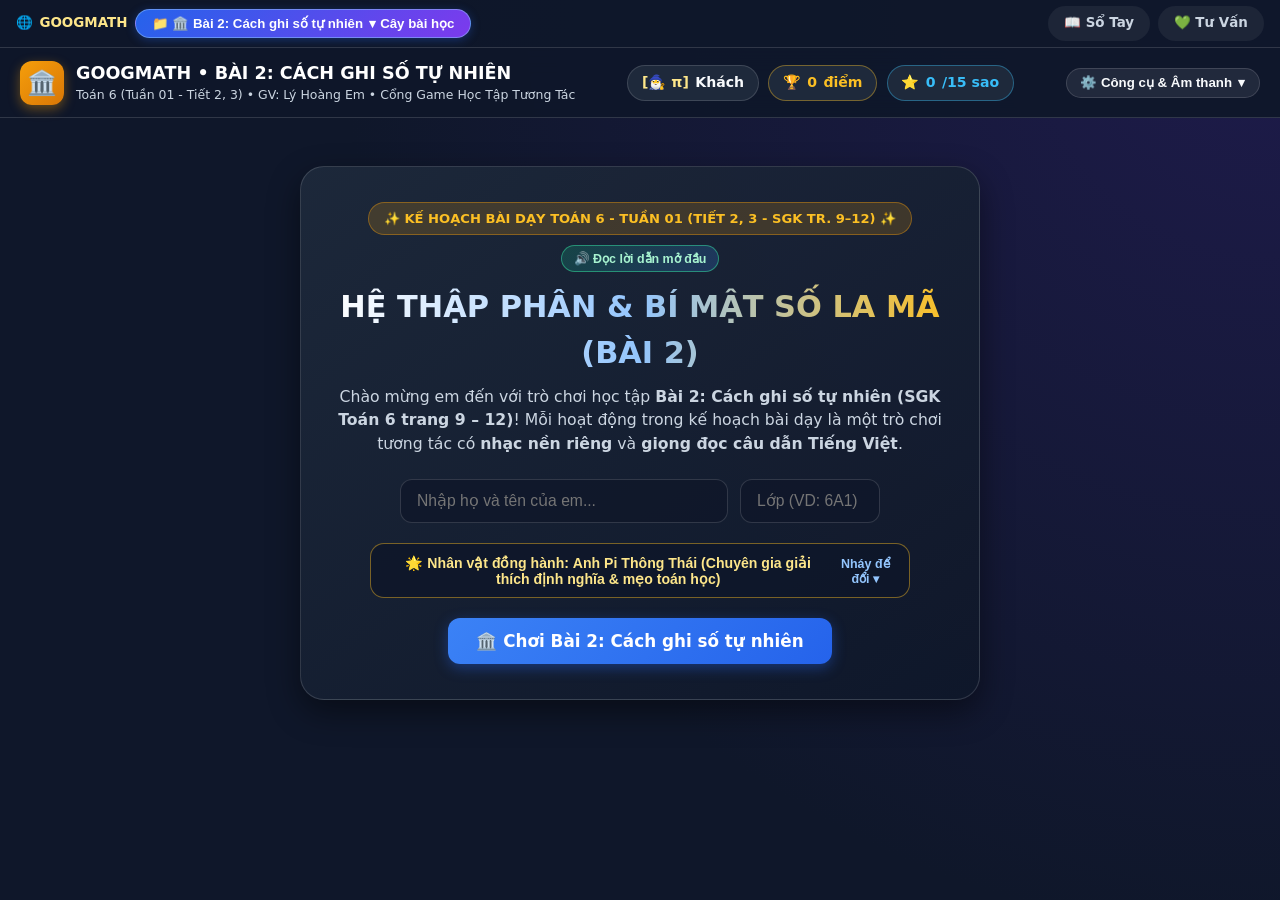
<file: bai2.html>
<!DOCTYPE html>
<html lang="vi">
<head>
  <meta charset="UTF-8" />
  <meta name="viewport" content="width=device-width, initial-scale=1.0" />
  <meta name="referrer" content="no-referrer" />
  <title>GOOGMATH • Trò Chơi Toán 6 (Bài 2: Cách Ghi Số Tự Nhiên - SGK tr. 9–12)</title>
  <link rel="stylesheet" href="styles.css" />
</head>
<body>
  <nav class="lesson-switcher"></nav>

  <header class="hud-bar">
    <div class="brand" onclick="LessonApp.showMap()" style="cursor:pointer" title="Về Bản Đồ Chặng">
      <div class="brand-icon" style="background:linear-gradient(135deg,#f59e0b,#d97706);">🏛️</div>
      <div class="brand-text">
        <h1>GOOGMATH • BÀI 2: CÁCH GHI SỐ TỰ NHIÊN</h1>
        <p>Toán 6 (Tuần 01 - Tiết 2, 3) • GV: Lý Hoàng Em • Cổng Game Học Tập Tương Tác</p>
      </div>
    </div>

    <div class="hud-stats">
      <div class="stat-pill" id="hud-player">👤 Khách</div>
      <div class="stat-pill score">🏆 <span id="hud-score">0</span> điểm</div>
      <div class="stat-pill stars">⭐ <span id="hud-stars">0</span>/15 sao</div>
      <div class="voice-pill" id="voice-pill" onclick="VoiceNarrator.toggle()" title="Bật/Tắt tự động đọc câu dẫn Tiếng Việt">
        <span id="voice-label">🗣️ Đọc câu dẫn: Bật</span>
      </div>
      <div class="bgm-pill" id="bgm-pill" onclick="BGM.toggle()" title="Bật/Tắt nhạc nền của trò chơi">
        <div class="eq-bars"><span class="eq-bar"></span><span class="eq-bar"></span><span class="eq-bar"></span></div>
        <span id="bgm-label">🎵 Nhạc nền: Bật</span>
      </div>
    </div>

    <div class="hud-actions">
      <button class="btn btn-outline btn-sm" onclick="LessonApp.toggleModal('handbook-modal')">📖 Sổ tay Bài 2</button>
      <button class="btn btn-accent btn-sm" onclick="LessonApp.toggleModal('casio-modal')">🧮 Đổi Số La Mã</button>
      <button class="btn btn-outline btn-sm" id="sound-toggle-btn" onclick="Sound.toggle()">🔊 Hiệu ứng</button>
    </div>
  </header>

  <main class="main-container">
    <section id="screen-welcome" class="hero-card">
      <div style="display:flex; justify-content:center; align-items:center; gap:0.6rem; flex-wrap:wrap; margin-bottom:0.75rem;">
        <span class="hero-badge" style="margin-bottom:0;">✨ KẾ HOẠCH BÀI DẠY TOÁN 6 - TUẦN 01 (TIẾT 2, 3 - SGK TR. 9–12) ✨</span>
        <button class="tts-btn" onclick="VoiceNarrator.speak('Chào mừng em đến với Bài 2: Cách ghi số tự nhiên! Hãy chọn nhân vật đồng hành Pi, Vuông hoặc Tròn để khám phá hệ thập phân, giá trị chữ số theo vị trí, giúp bác Hoa trả tiền 492 nghìn đồng và chinh phục Thử thách 7 que tính Số La Mã nhé!')">
          🔊 Đọc lời dẫn mở đầu
        </button>
      </div>
      <h2>HỆ THẬP PHÂN &amp; BÍ MẬT SỐ LA MÃ (BÀI 2)</h2>
      <p>
        Chào mừng em đến với trò chơi học tập <strong>Bài 2: Cách ghi số tự nhiên (SGK Toán 6 trang 9 – 12)</strong>!
        Mỗi hoạt động trong kế hoạch bài dạy là một trò chơi tương tác có <strong>nhạc nền riêng</strong> và <strong>giọng đọc câu dẫn Tiếng Việt</strong>.
      </p>

      <div class="login-form">
        <input type="text" id="player-name-input" class="input-field" placeholder="Nhập họ và tên của em..." maxlength="40" />
        <input type="text" id="player-class-input" class="input-field" placeholder="Lớp (VD: 6A1)" maxlength="12" />
      </div>

      <div id="welcome-companion-slot"></div>

      <div style="display:flex; justify-content:center; gap:0.75rem; flex-wrap:wrap;">
        <button class="btn btn-primary" style="font-size:1.05rem; padding:0.8rem 1.75rem;" onclick="LessonApp.startGame()">
          🏛️ Chơi Bài 2: Cách ghi số tự nhiên
        </button>
        <a href="bai3.html" class="btn btn-accent" style="font-size:1.05rem; padding:0.8rem 1.4rem; text-decoration:none;">
          📏 Sang Bài 3: Thứ tự trong ℕ
        </a>
        <a href="bai1.html" class="btn btn-outline" style="text-decoration:none;">📘 Về Bài 1</a>
      </div>
    </section>

    <section id="screen-map" style="display:none;">
      <div class="map-header">
        <div>
          <h2 style="font-size:1.35rem; margin-bottom:0.2rem;">🗺️ Bản Đồ Bài 2: Cách Ghi Số Tự Nhiên (5 Trò Chơi)</h2>
          <p style="font-size:0.88rem; color:var(--text-muted);">
            Thiết kế bám sát KHBD Tuần 01 (Tiết 2–3, SGK Toán 6 trang 9 – 12). Có đọc câu dẫn Tiếng Việt và nhạc nền riêng!
          </p>
        </div>
        <div style="display:flex; gap:0.5rem; flex-wrap:wrap;">
          <button class="btn btn-outline btn-sm" onclick="LessonApp.toggleModal('handbook-modal')">📖 Tóm tắt Bài 2</button>
          <a href="bai3.html" class="btn btn-accent btn-sm" style="text-decoration:none;">📏 Sang Bài 3 ▶</a>
          <button class="btn btn-outline btn-sm" onclick="LessonApp.changePlayer()">✏️ Đổi tên &amp; Nhân vật</button>
          <button class="btn btn-outline btn-sm" onclick="LessonApp.resetProgress()">🔄 Chơi lại</button>
        </div>
      </div>
      <div class="quest-grid" id="quest-grid"></div>
      <div id="certificate-section"></div>
    </section>

    <section id="screen-stage" class="stage-screen" style="display:none;">
      <div class="stage-topbar">
        <div style="display:flex; align-items:center; gap:0.75rem; flex-wrap:wrap;">
          <button class="btn btn-outline btn-sm" onclick="LessonApp.showMap()">⬅ Bản đồ Bài 2</button>
          <h3 id="stage-header-title" style="font-size:1.05rem;">Trò chơi 1</h3>
          <span id="stage-music-badge" style="font-size:0.75rem; background:rgba(245,158,11,0.22); color:#fde68a; padding:0.2rem 0.6rem; border-radius:999px;">
            🎶 Nhạc nền
          </span>
        </div>
        <div class="stage-sub-pills" id="stage-sub-pills"></div>
      </div>
      <div class="stage-body" id="stage-body"></div>
    </section>
  </main>

  <!-- Modal Casio Chương I -->
  <div class="modal-backdrop" id="casio-modal" onclick="if(event.target===this) LessonApp.toggleModal('casio-modal')">
    <div class="modal-card">
      <div style="display:flex; justify-content:space-between; align-items:center; margin-bottom:0.85rem;">
        <h3 style="color:#fbbf24;">🧮 Công Cụ Đổi Số La Mã &amp; Phân Tích Hàng Lớp</h3>
        <button class="btn btn-outline btn-sm" onclick="LessonApp.toggleModal('casio-modal')">✖ Đóng</button>
      </div>
      <div class="casio-body">
        <div class="casio-header"><span>CASIO ROMAN &amp; BASE-10</span><span>NLS 5.2TC1b</span></div>
        <div class="casio-lcd">
          <div class="lcd-expr" id="casio-expr">27</div>
          <div class="lcd-res" id="casio-res">La Mã (27) = XXVII</div>
        </div>
        <div class="casio-keys">
          <button class="c-key gcd-btn" style="grid-column: span 2;" onclick="CasioCh1.toRoman()">Đổi sang Số La Mã</button>
          <button class="c-key gcd-btn" onclick="CasioCh1.expandBase10()">Tách 10^n</button>
          <button class="c-key ac-btn" onclick="CasioCh1.clear()">AC</button>
          <button class="c-key" onclick="CasioCh1.insert('7')">7</button>
          <button class="c-key" onclick="CasioCh1.insert('8')">8</button>
          <button class="c-key" onclick="CasioCh1.insert('9')">9</button>
          <button class="c-key" onclick="CasioCh1.backspace()">⌫</button>
          <button class="c-key" onclick="CasioCh1.insert('4')">4</button>
          <button class="c-key" onclick="CasioCh1.insert('5')">5</button>
          <button class="c-key" onclick="CasioCh1.insert('6')">6</button>
          <button class="c-key" onclick="CasioCh1.insert('+')">+</button>
          <button class="c-key" onclick="CasioCh1.insert('1')">1</button>
          <button class="c-key" onclick="CasioCh1.insert('2')">2</button>
          <button class="c-key" onclick="CasioCh1.insert('3')">3</button>
          <button class="c-key" onclick="CasioCh1.insert('*')">×</button>
          <button class="c-key" onclick="CasioCh1.insert('0')" style="grid-column: span 2;">0</button>
          <button class="c-key eq-btn" onclick="CasioCh1.toRoman()" style="grid-column: span 2;">= ĐỔI LA MÃ</button>
        </div>
      </div>
    </div>
  </div>

  <!-- Modal Sổ tay Bài 2 -->
  <div class="modal-backdrop" id="handbook-modal" onclick="if(event.target===this) LessonApp.toggleModal('handbook-modal')">
    <div class="modal-card">
      <div style="display:flex; justify-content:space-between; align-items:center; margin-bottom:0.85rem;">
        <h3 style="color:#fbbf24;">📖 Sổ Tay Kiến Thức Bài 2: Cách Ghi Số Tự Nhiên (SGK tr. 9–12)</h3>
        <button class="btn btn-outline btn-sm" onclick="LessonApp.toggleModal('handbook-modal')">✖ Đóng</button>
      </div>
      <div style="font-size:0.92rem; display:flex; flex-direction:column; gap:0.85rem;">
        <div class="step-card">
          <h4>1. Hệ thập phân &amp; Giá trị theo vị trí</h4>
          <p>• Dùng 10 chữ số <code>0; 1; 2; 3; 4; 5; 6; 7; 8; 9</code>. Cứ 10 đơn vị ở một hàng thì bằng 1 đơn vị ở hàng liền trước nó.</p>
          <p>• Mỗi số tự nhiên đều biểu diễn được thành tổng giá trị các chữ số của nó: <code>ab = a × 10 + b (a ≠ 0)</code>; <code>abc = a × 100 + b × 10 + c (a ≠ 0)</code>.</p>
        </div>
        <div class="step-card">
          <h4>2. Số La Mã (từ 1 đến 30)</h4>
          <p>• 5 thành phần cơ bản: <code>I (1), V (5), X (10), IV (4), IX (9)</code>.</p>
          <p>• Không có số La Mã nào biểu diễn số 0. Mỗi chữ số <code>I, X</code> không viết liền nhau quá 3 lần.</p>
        </div>
      </div>
    </div>
  </div>

  <script src="characters.js"></script>
  <script src="chapter1_core.js"></script>
  <script src="game_bai2.js"></script>
</body>
</html>
</file>
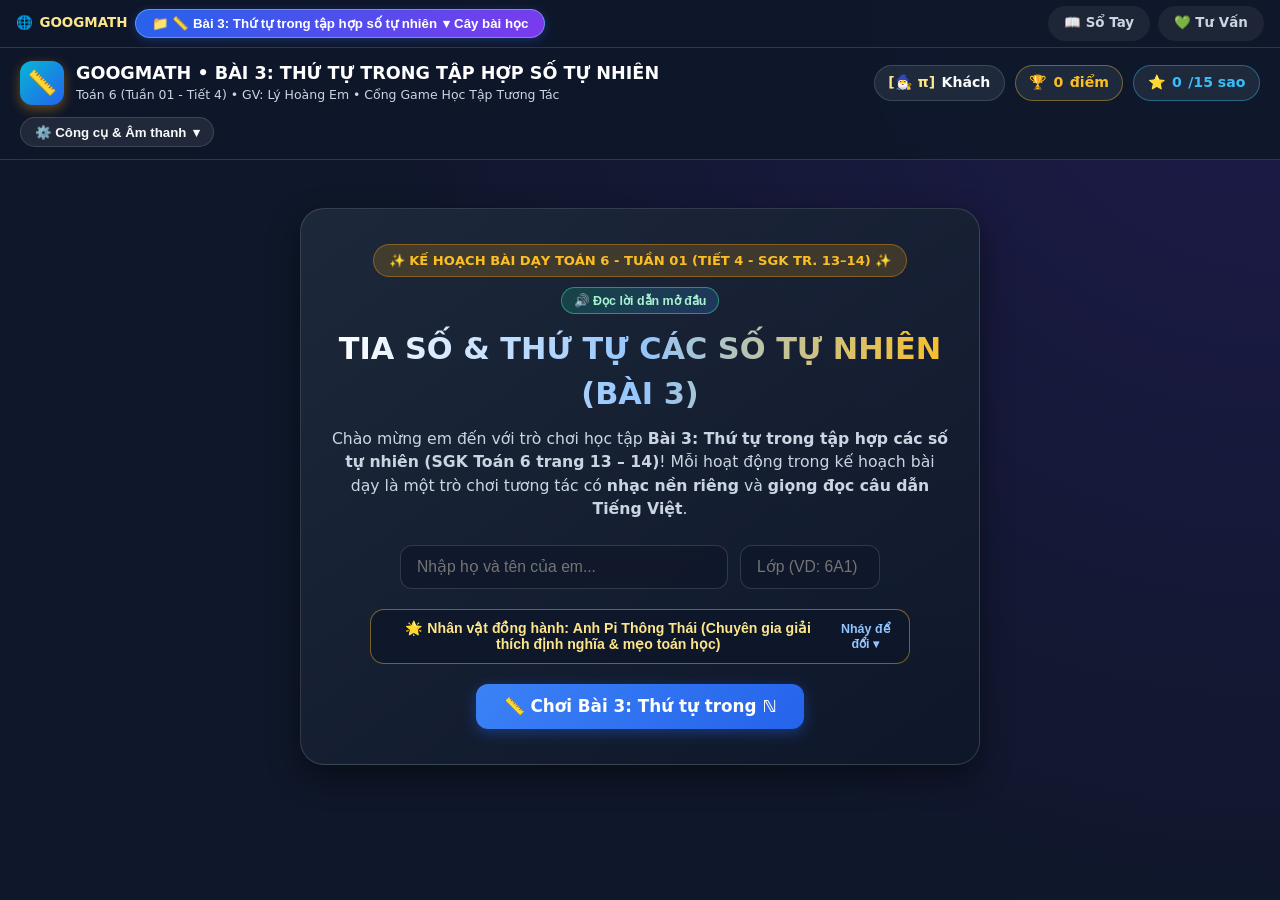
<file: bai3.html>
<!DOCTYPE html>
<html lang="vi">
<head>
  <meta charset="UTF-8" />
  <meta name="viewport" content="width=device-width, initial-scale=1.0" />
  <meta name="referrer" content="no-referrer" />
  <title>GOOGMATH • Trò Chơi Toán 6 (Bài 3: Thứ Tự Trong Tập Hợp Các Số Tự Nhiên)</title>
  <link rel="stylesheet" href="styles.css" />
</head>
<body>
  <nav class="lesson-switcher"></nav>

  <header class="hud-bar">
    <div class="brand" onclick="LessonApp.showMap()" style="cursor:pointer" title="Về Bản Đồ Chặng">
      <div class="brand-icon" style="background:linear-gradient(135deg,#06b6d4,#2563eb);">📏</div>
      <div class="brand-text">
        <h1>GOOGMATH • BÀI 3: THỨ TỰ TRONG TẬP HỢP SỐ TỰ NHIÊN</h1>
        <p>Toán 6 (Tuần 01 - Tiết 4) • GV: Lý Hoàng Em • Cổng Game Học Tập Tương Tác</p>
      </div>
    </div>

    <div class="hud-stats">
      <div class="stat-pill" id="hud-player">👤 Khách</div>
      <div class="stat-pill score">🏆 <span id="hud-score">0</span> điểm</div>
      <div class="stat-pill stars">⭐ <span id="hud-stars">0</span>/15 sao</div>
      <div class="voice-pill" id="voice-pill" onclick="VoiceNarrator.toggle()" title="Bật/Tắt tự động đọc câu dẫn Tiếng Việt">
        <span id="voice-label">🗣️ Đọc câu dẫn: Bật</span>
      </div>
      <div class="bgm-pill" id="bgm-pill" onclick="BGM.toggle()" title="Bật/Tắt nhạc nền của trò chơi">
        <div class="eq-bars"><span class="eq-bar"></span><span class="eq-bar"></span><span class="eq-bar"></span></div>
        <span id="bgm-label">🎵 Nhạc nền: Bật</span>
      </div>
    </div>

    <div class="hud-actions">
      <button class="btn btn-outline btn-sm" onclick="LessonApp.toggleModal('handbook-modal')">📖 Sổ tay Bài 3</button>
      <button class="btn btn-accent btn-sm" onclick="LessonApp.toggleModal('casio-modal')">🧮 Máy tính Toán 6</button>
      <button class="btn btn-outline btn-sm" id="sound-toggle-btn" onclick="Sound.toggle()">🔊 Hiệu ứng</button>
    </div>
  </header>

  <main class="main-container">
    <section id="screen-welcome" class="hero-card">
      <div style="display:flex; justify-content:center; align-items:center; gap:0.6rem; flex-wrap:wrap; margin-bottom:0.75rem;">
        <span class="hero-badge" style="margin-bottom:0;">✨ KẾ HOẠCH BÀI DẠY TOÁN 6 - TUẦN 01 (TIẾT 4 - SGK TR. 13–14) ✨</span>
        <button class="tts-btn" onclick="VoiceNarrator.speak('Chào mừng em đến với Bài 3: Thứ tự trong tập hợp các số tự nhiên! Hãy chọn nhân vật đồng hành Pi, Vuông hoặc Tròn để khám phá Tia số gốc O, số liền trước, số liền sau, các kí hiệu nhỏ hơn hoặc bằng, lớn hơn hoặc bằng và bài toán đo chiều cao của ba bạn An, Bắc, Cường nhé!')">
          🔊 Đọc lời dẫn mở đầu
        </button>
      </div>
      <h2>TIA SỐ &amp; THỨ TỰ CÁC SỐ TỰ NHIÊN (BÀI 3)</h2>
      <p>
        Chào mừng em đến với trò chơi học tập <strong>Bài 3: Thứ tự trong tập hợp các số tự nhiên (SGK Toán 6 trang 13 – 14)</strong>!
        Mỗi hoạt động trong kế hoạch bài dạy là một trò chơi tương tác có <strong>nhạc nền riêng</strong> và <strong>giọng đọc câu dẫn Tiếng Việt</strong>.
      </p>

      <div class="login-form">
        <input type="text" id="player-name-input" class="input-field" placeholder="Nhập họ và tên của em..." maxlength="40" />
        <input type="text" id="player-class-input" class="input-field" placeholder="Lớp (VD: 6A1)" maxlength="12" />
      </div>

      <div id="welcome-companion-slot"></div>

      <div style="display:flex; justify-content:center; gap:0.75rem; flex-wrap:wrap;">
        <button class="btn btn-primary" style="font-size:1.05rem; padding:0.8rem 1.75rem;" onclick="LessonApp.startGame()">
          📏 Chơi Bài 3: Thứ tự trong ℕ
        </button>
        <a href="bai4.html" class="btn btn-accent" style="font-size:1.05rem; padding:0.8rem 1.4rem; text-decoration:none;">
          ➕ Sang Bài 4: Phép cộng &amp; Phép trừ
        </a>
        <a href="bai2.html" class="btn btn-outline" style="text-decoration:none;">🏛️ Về Bài 2</a>
      </div>
    </section>

    <section id="screen-map" style="display:none;">
      <div class="map-header">
        <div>
          <h2 style="font-size:1.35rem; margin-bottom:0.2rem;">🗺️ Bản Đồ Bài 3: Thứ Tự Trong Tập Hợp Số Tự Nhiên (5 Trò Chơi)</h2>
          <p style="font-size:0.88rem; color:var(--text-muted);">
            Thiết kế bám sát KHBD Tuần 01 (Tiết 4, SGK Toán 6 trang 13 – 14). Có đọc câu dẫn Tiếng Việt và nhạc nền riêng!
          </p>
        </div>
        <div style="display:flex; gap:0.5rem; flex-wrap:wrap;">
          <button class="btn btn-outline btn-sm" onclick="LessonApp.toggleModal('handbook-modal')">📖 Tóm tắt Bài 3</button>
          <a href="bai4.html" class="btn btn-accent btn-sm" style="text-decoration:none;">➕ Sang Bài 4 ▶</a>
          <button class="btn btn-outline btn-sm" onclick="LessonApp.changePlayer()">✏️ Đổi tên &amp; Nhân vật</button>
          <button class="btn btn-outline btn-sm" onclick="LessonApp.resetProgress()">🔄 Chơi lại</button>
        </div>
      </div>
      <div class="quest-grid" id="quest-grid"></div>
      <div id="certificate-section"></div>
    </section>

    <section id="screen-stage" class="stage-screen" style="display:none;">
      <div class="stage-topbar">
        <div style="display:flex; align-items:center; gap:0.75rem; flex-wrap:wrap;">
          <button class="btn btn-outline btn-sm" onclick="LessonApp.showMap()">⬅ Bản đồ Bài 3</button>
          <h3 id="stage-header-title" style="font-size:1.05rem;">Trò chơi 1</h3>
          <span id="stage-music-badge" style="font-size:0.75rem; background:rgba(6,182,212,0.22); color:#a5f3fc; padding:0.2rem 0.6rem; border-radius:999px;">
            🎶 Nhạc nền
          </span>
        </div>
        <div class="stage-sub-pills" id="stage-sub-pills"></div>
      </div>
      <div class="stage-body" id="stage-body"></div>
    </section>
  </main>

  <!-- Modal Casio -->
  <div class="modal-backdrop" id="casio-modal" onclick="if(event.target===this) LessonApp.toggleModal('casio-modal')">
    <div class="modal-card">
      <div style="display:flex; justify-content:space-between; align-items:center; margin-bottom:0.85rem;">
        <h3 style="color:#fbbf24;">🧮 Máy Tính Đa Năng Chương I</h3>
        <button class="btn btn-outline btn-sm" onclick="LessonApp.toggleModal('casio-modal')">✖ Đóng</button>
      </div>
      <div class="casio-body">
        <div class="casio-header"><span>CASIO MATH-6</span><span>NUMBER LINE</span></div>
        <div class="casio-lcd">
          <div class="lcd-expr" id="casio-expr">3532-1</div>
          <div class="lcd-res" id="casio-res">3.531</div>
        </div>
        <div class="casio-keys">
          <button class="c-key gcd-btn" onclick="CasioCh1.toRoman()">Đổi La Mã</button>
          <button class="c-key gcd-btn" onclick="CasioCh1.expandBase10()">Tách 10^n</button>
          <button class="c-key" onclick="CasioCh1.insert('-')">-</button>
          <button class="c-key ac-btn" onclick="CasioCh1.clear()">AC</button>
          <button class="c-key" onclick="CasioCh1.insert('7')">7</button>
          <button class="c-key" onclick="CasioCh1.insert('8')">8</button>
          <button class="c-key" onclick="CasioCh1.insert('9')">9</button>
          <button class="c-key" onclick="CasioCh1.backspace()">⌫</button>
          <button class="c-key" onclick="CasioCh1.insert('4')">4</button>
          <button class="c-key" onclick="CasioCh1.insert('5')">5</button>
          <button class="c-key" onclick="CasioCh1.insert('6')">6</button>
          <button class="c-key" onclick="CasioCh1.insert('+')">+</button>
          <button class="c-key" onclick="CasioCh1.insert('1')">1</button>
          <button class="c-key" onclick="CasioCh1.insert('2')">2</button>
          <button class="c-key" onclick="CasioCh1.insert('3')">3</button>
          <button class="c-key" onclick="CasioCh1.insert('*')">×</button>
          <button class="c-key" onclick="CasioCh1.insert('0')" style="grid-column: span 2;">0</button>
          <button class="c-key eq-btn" onclick="CasioCh1.evaluate()" style="grid-column: span 2;">= KẾT QUẢ</button>
        </div>
      </div>
    </div>
  </div>

  <!-- Modal Sổ tay Bài 3 -->
  <div class="modal-backdrop" id="handbook-modal" onclick="if(event.target===this) LessonApp.toggleModal('handbook-modal')">
    <div class="modal-card">
      <div style="display:flex; justify-content:space-between; align-items:center; margin-bottom:0.85rem;">
        <h3 style="color:#38bdf8;">📖 Sổ Tay Kiến Thức Bài 3: Thứ Tự Trong Tập Hợp Số Tự Nhiên</h3>
        <button class="btn btn-outline btn-sm" onclick="LessonApp.toggleModal('handbook-modal')">✖ Đóng</button>
      </div>
      <div style="font-size:0.92rem; display:flex; flex-direction:column; gap:0.85rem;">
        <div class="step-card">
          <h4>1. Tia số, Số liền trước &amp; Số liền sau</h4>
          <p>• Trên tia số nằm ngang gốc O, nếu <code>a &lt; b</code> thì điểm <code>a</code> nằm <strong>bên trái (nằm trước)</strong> điểm <code>b</code>.</p>
          <p>• Số liền trước của <code>a</code> (<code>a &gt; 0</code>) là <code>a - 1</code>; số liền sau của <code>a</code> là <code>a + 1</code>. Số <strong>0</strong> là số tự nhiên nhỏ nhất và không có số tự nhiên liền trước.</p>
          <p>• <strong>Tính chất bắc cầu:</strong> Nếu <code>a &lt; b</code> và <code>b &lt; c</code> thì <code>a &lt; c</code>.</p>
        </div>
        <div class="step-card">
          <h4>2. Các kí hiệu ≤ và ≥</h4>
          <p>• <code>a ≤ b</code> nghĩa là <code>a &lt; b</code> hoặc <code>a = b</code>.</p>
          <p>• <code>a ≥ b</code> nghĩa là <code>a &gt; b</code> hoặc <code>a = b</code>.</p>
        </div>
      </div>
    </div>
  </div>

  <script src="characters.js"></script>
  <script src="chapter1_core.js"></script>
  <script src="game_bai3.js"></script>
</body>
</html>
</file>
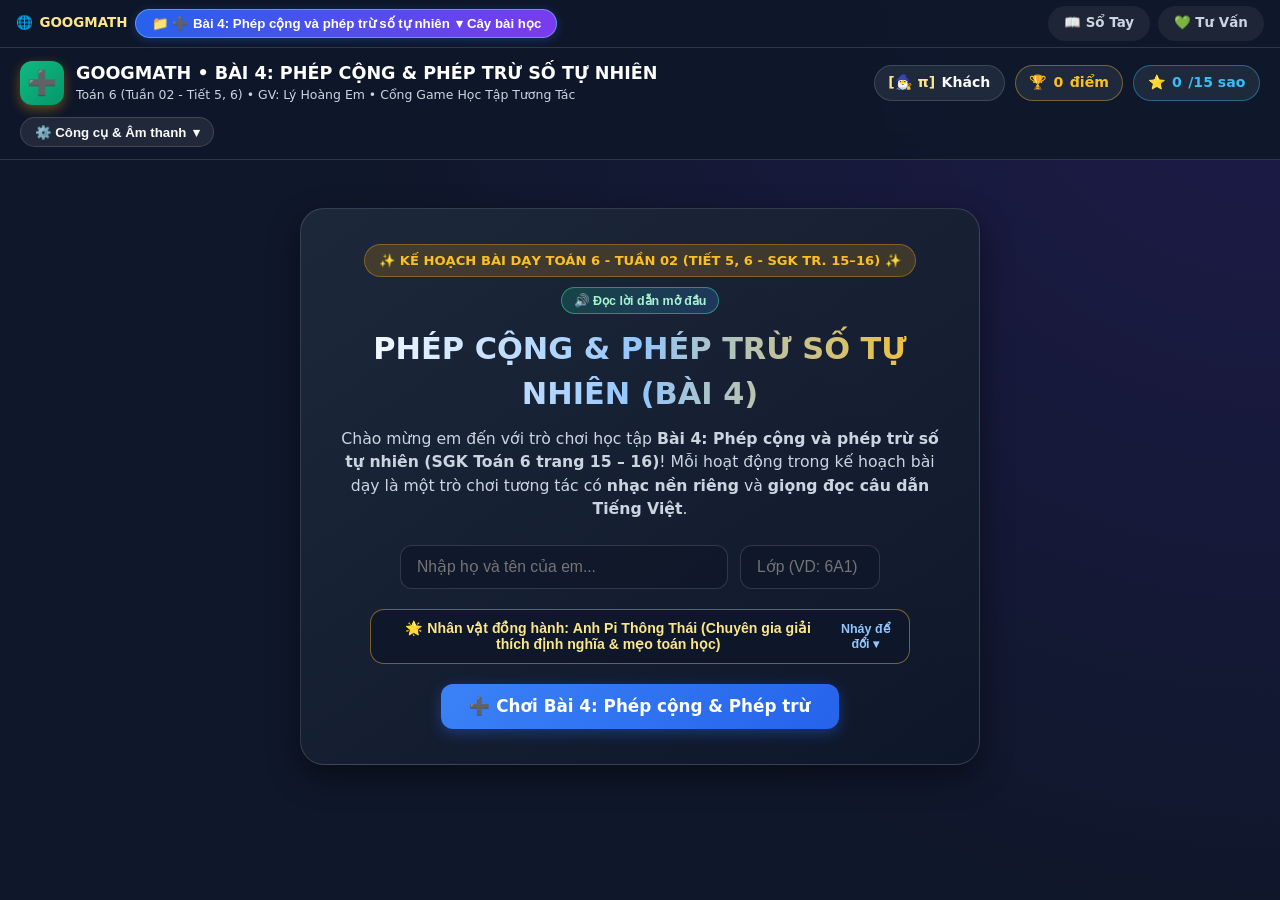
<file: bai4.html>
<!DOCTYPE html>
<html lang="vi">
<head>
  <meta charset="UTF-8" />
  <meta name="viewport" content="width=device-width, initial-scale=1.0" />
  <meta name="referrer" content="no-referrer" />
  <title>GOOGMATH • Trò Chơi Toán 6 (Bài 4: Phép Cộng Và Phép Trừ Số Tự Nhiên)</title>
  <link rel="stylesheet" href="styles.css" />
</head>
<body>
  <nav class="lesson-switcher"></nav>

  <header class="hud-bar">
    <div class="brand" onclick="LessonApp.showMap()" style="cursor:pointer" title="Về Bản Đồ Chặng">
      <div class="brand-icon" style="background:linear-gradient(135deg,#10b981,#059669);">➕</div>
      <div class="brand-text">
        <h1>GOOGMATH • BÀI 4: PHÉP CỘNG &amp; PHÉP TRỪ SỐ TỰ NHIÊN</h1>
        <p>Toán 6 (Tuần 02 - Tiết 5, 6) • GV: Lý Hoàng Em • Cổng Game Học Tập Tương Tác</p>
      </div>
    </div>

    <div class="hud-stats">
      <div class="stat-pill" id="hud-player">👤 Khách</div>
      <div class="stat-pill score">🏆 <span id="hud-score">0</span> điểm</div>
      <div class="stat-pill stars">⭐ <span id="hud-stars">0</span>/15 sao</div>
      <div class="voice-pill" id="voice-pill" onclick="VoiceNarrator.toggle()" title="Bật/Tắt tự động đọc câu dẫn Tiếng Việt">
        <span id="voice-label">🗣️ Đọc câu dẫn: Bật</span>
      </div>
      <div class="bgm-pill" id="bgm-pill" onclick="BGM.toggle()" title="Bật/Tắt nhạc nền của trò chơi">
        <div class="eq-bars"><span class="eq-bar"></span><span class="eq-bar"></span><span class="eq-bar"></span></div>
        <span id="bgm-label">🎵 Nhạc nền: Bật</span>
      </div>
    </div>

    <div class="hud-actions">
      <button class="btn btn-outline btn-sm" onclick="LessonApp.toggleModal('handbook-modal')">📖 Sổ tay Bài 4</button>
      <button class="btn btn-accent btn-sm" onclick="LessonApp.toggleModal('casio-modal')">🧮 Máy tính Cộng &amp; Trừ</button>
      <button class="btn btn-outline btn-sm" id="sound-toggle-btn" onclick="Sound.toggle()">🔊 Hiệu ứng</button>
    </div>
  </header>

  <main class="main-container">
    <section id="screen-welcome" class="hero-card">
      <div style="display:flex; justify-content:center; align-items:center; gap:0.6rem; flex-wrap:wrap; margin-bottom:0.75rem;">
        <span class="hero-badge" style="margin-bottom:0;">✨ KẾ HOẠCH BÀI DẠY TOÁN 6 - TUẦN 02 (TIẾT 5, 6 - SGK TR. 15–16) ✨</span>
        <button class="tts-btn" onclick="VoiceNarrator.speak('Chào mừng em đến với Bài 4: Phép cộng và phép trừ số tự nhiên! Hãy chọn nhân vật đồng hành Pi, Vuông hoặc Tròn để cùng bạn Mai đi chợ mua rau củ, ghép các cặp số tròn chục tròn trăm và giải bài toán thống kê sân bay Tân Sơn Nhất nhé!')">
          🔊 Đọc lời dẫn mở đầu
        </button>
      </div>
      <h2>PHÉP CỘNG &amp; PHÉP TRỪ SỐ TỰ NHIÊN (BÀI 4)</h2>
      <p>
        Chào mừng em đến với trò chơi học tập <strong>Bài 4: Phép cộng và phép trừ số tự nhiên (SGK Toán 6 trang 15 – 16)</strong>!
        Mỗi hoạt động trong kế hoạch bài dạy là một trò chơi tương tác có <strong>nhạc nền riêng</strong> và <strong>giọng đọc câu dẫn Tiếng Việt</strong>.
      </p>

      <div class="login-form">
        <input type="text" id="player-name-input" class="input-field" placeholder="Nhập họ và tên của em..." maxlength="40" />
        <input type="text" id="player-class-input" class="input-field" placeholder="Lớp (VD: 6A1)" maxlength="12" />
      </div>

      <div id="welcome-companion-slot"></div>

      <div style="display:flex; justify-content:center; gap:0.75rem; flex-wrap:wrap;">
        <button class="btn btn-primary" style="font-size:1.05rem; padding:0.8rem 1.75rem;" onclick="LessonApp.startGame()">
          ➕ Chơi Bài 4: Phép cộng &amp; Phép trừ
        </button>
        <a href="bai5.html" class="btn btn-accent" style="font-size:1.05rem; padding:0.8rem 1.4rem; text-decoration:none;">
          ✖️ Sang Bài 5: Phép nhân &amp; Phép chia
        </a>
        <a href="bai3.html" class="btn btn-outline" style="text-decoration:none;">📏 Về Bài 3</a>
      </div>
    </section>

    <section id="screen-map" style="display:none;">
      <div class="map-header">
        <div>
          <h2 style="font-size:1.35rem; margin-bottom:0.2rem;">🗺️ Bản Đồ Bài 4: Phép Cộng Và Phép Trừ Số Tự Nhiên (5 Trò Chơi)</h2>
          <p style="font-size:0.88rem; color:var(--text-muted);">
            Thiết kế bám sát KHBD Tuần 02 (Tiết 5–6, SGK Toán 6 trang 15 – 16). Có đọc câu dẫn Tiếng Việt và nhạc nền riêng!
          </p>
        </div>
        <div style="display:flex; gap:0.5rem; flex-wrap:wrap;">
          <button class="btn btn-outline btn-sm" onclick="LessonApp.toggleModal('handbook-modal')">📖 Tóm tắt Bài 4</button>
          <a href="bai5.html" class="btn btn-accent btn-sm" style="text-decoration:none;">✖️ Sang Bài 5 ▶</a>
          <button class="btn btn-outline btn-sm" onclick="LessonApp.changePlayer()">✏️ Đổi tên &amp; Nhân vật</button>
          <button class="btn btn-outline btn-sm" onclick="LessonApp.resetProgress()">🔄 Chơi lại</button>
        </div>
      </div>
      <div class="quest-grid" id="quest-grid"></div>
      <div id="certificate-section"></div>
    </section>

    <section id="screen-stage" class="stage-screen" style="display:none;">
      <div class="stage-topbar">
        <div style="display:flex; align-items:center; gap:0.75rem; flex-wrap:wrap;">
          <button class="btn btn-outline btn-sm" onclick="LessonApp.showMap()">⬅ Bản đồ Bài 4</button>
          <h3 id="stage-header-title" style="font-size:1.05rem;">Trò chơi 1</h3>
          <span id="stage-music-badge" style="font-size:0.75rem; background:rgba(16,185,129,0.22); color:#a7f3d0; padding:0.2rem 0.6rem; border-radius:999px;">
            🎶 Nhạc nền
          </span>
        </div>
        <div class="stage-sub-pills" id="stage-sub-pills"></div>
      </div>
      <div class="stage-body" id="stage-body"></div>
    </section>
  </main>

  <!-- Modal Casio -->
  <div class="modal-backdrop" id="casio-modal" onclick="if(event.target===this) LessonApp.toggleModal('casio-modal')">
    <div class="modal-card">
      <div style="display:flex; justify-content:space-between; align-items:center; margin-bottom:0.85rem;">
        <h3 style="color:#fbbf24;">🧮 Máy Tính Hỗ Trợ Cộng &amp; Trừ Số Lớn (NLS 5.1TC1a)</h3>
        <button class="btn btn-outline btn-sm" onclick="LessonApp.toggleModal('casio-modal')">✖ Đóng</button>
      </div>
      <div class="casio-body">
        <div class="casio-header"><span>CASIO MATH-6</span><span>ADD &amp; SUBTRACT</span></div>
        <div class="casio-lcd">
          <div class="lcd-expr" id="casio-expr">96462106+876473</div>
          <div class="lcd-res" id="casio-res">97.338.579</div>
        </div>
        <div class="casio-keys">
          <button class="c-key gcd-btn" onclick="CasioCh1.quickExpr('96462106+876473')">Bài 1.20</button>
          <button class="c-key gcd-btn" onclick="CasioCh1.quickExpr('22851200-(6526300+3514500)')">Bài 1.21</button>
          <button class="c-key" onclick="CasioCh1.insert('-')">-</button>
          <button class="c-key ac-btn" onclick="CasioCh1.clear()">AC</button>
          <button class="c-key" onclick="CasioCh1.insert('7')">7</button>
          <button class="c-key" onclick="CasioCh1.insert('8')">8</button>
          <button class="c-key" onclick="CasioCh1.insert('9')">9</button>
          <button class="c-key" onclick="CasioCh1.backspace()">⌫</button>
          <button class="c-key" onclick="CasioCh1.insert('4')">4</button>
          <button class="c-key" onclick="CasioCh1.insert('5')">5</button>
          <button class="c-key" onclick="CasioCh1.insert('6')">6</button>
          <button class="c-key" onclick="CasioCh1.insert('+')">+</button>
          <button class="c-key" onclick="CasioCh1.insert('1')">1</button>
          <button class="c-key" onclick="CasioCh1.insert('2')">2</button>
          <button class="c-key" onclick="CasioCh1.insert('3')">3</button>
          <button class="c-key" onclick="CasioCh1.insert('(')">(</button>
          <button class="c-key" onclick="CasioCh1.insert('0')">0</button>
          <button class="c-key" onclick="CasioCh1.insert(')')">)</button>
          <button class="c-key eq-btn" onclick="CasioCh1.evaluate()" style="grid-column: span 2;">= KẾT QUẢ</button>
        </div>
      </div>
    </div>
  </div>

  <!-- Modal Sổ tay Bài 4 -->
  <div class="modal-backdrop" id="handbook-modal" onclick="if(event.target===this) LessonApp.toggleModal('handbook-modal')">
    <div class="modal-card">
      <div style="display:flex; justify-content:space-between; align-items:center; margin-bottom:0.85rem;">
        <h3 style="color:#34d399;">📖 Sổ Tay Kiến Thức Bài 4: Phép Cộng Và Phép Trừ Số Tự Nhiên</h3>
        <button class="btn btn-outline btn-sm" onclick="LessonApp.toggleModal('handbook-modal')">✖ Đóng</button>
      </div>
      <div style="font-size:0.92rem; display:flex; flex-direction:column; gap:0.85rem;">
        <div class="step-card">
          <h4>1. Phép cộng số tự nhiên và tính chất</h4>
          <p>• <code>a + b = c</code> (<code>a, b</code> là số hạng; <code>c</code> là tổng).</p>
          <p>• <strong>Tính chất giao hoán:</strong> <code>a + b = b + a</code>.</p>
          <p>• <strong>Tính chất kết hợp:</strong> <code>(a + b) + c = a + (b + c)</code>.</p>
          <p>• <strong>Cộng với số 0:</strong> <code>a + 0 = 0 + a = a</code>.</p>
        </div>
        <div class="step-card">
          <h4>2. Phép trừ số tự nhiên</h4>
          <p>• Nếu có số tự nhiên <code>c</code> sao cho <code>a = b + c</code> thì ta có phép trừ <code>a - b = c</code> (<code>a</code> là số bị trừ, <code>b</code> là số trừ, <code>c</code> là hiệu).</p>
          <p>• <strong>Điều kiện:</strong> Trong tập hợp <code>ℕ</code>, phép trừ <code>a - b</code> chỉ thực hiện được nếu <code>a ≥ b</code>.</p>
        </div>
      </div>
    </div>
  </div>

  <script src="characters.js"></script>
  <script src="chapter1_core.js"></script>
  <script src="game_bai4.js"></script>
</body>
</html>
</file>
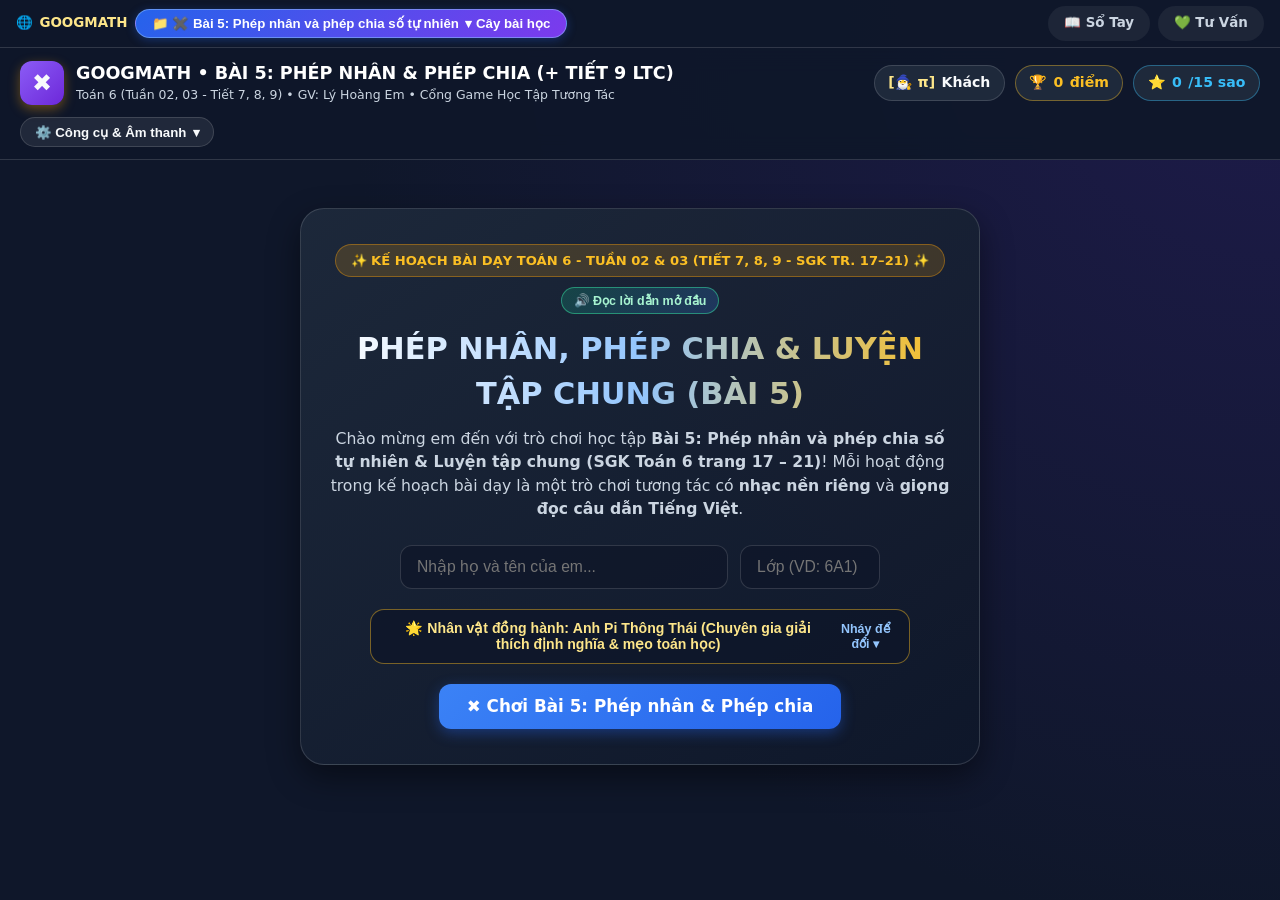
<file: bai5.html>
<!DOCTYPE html>
<html lang="vi">
<head>
  <meta charset="UTF-8" />
  <meta name="viewport" content="width=device-width, initial-scale=1.0" />
  <meta name="referrer" content="no-referrer" />
  <title>GOOGMATH • Trò Chơi Toán 6 (Bài 5: Phép Nhân Và Phép Chia Số Tự Nhiên & Luyện Tập Chung)</title>
  <link rel="stylesheet" href="styles.css" />
</head>
<body>
  <nav class="lesson-switcher"></nav>

  <header class="hud-bar">
    <div class="brand" onclick="LessonApp.showMap()" style="cursor:pointer" title="Về Bản Đồ Chặng">
      <div class="brand-icon" style="background:linear-gradient(135deg,#8b5cf6,#6d28d9);">✖️</div>
      <div class="brand-text">
        <h1>GOOGMATH • BÀI 5: PHÉP NHÂN &amp; PHÉP CHIA (+ TIẾT 9 LTC)</h1>
        <p>Toán 6 (Tuần 02, 03 - Tiết 7, 8, 9) • GV: Lý Hoàng Em • Cổng Game Học Tập Tương Tác</p>
      </div>
    </div>

    <div class="hud-stats">
      <div class="stat-pill" id="hud-player">👤 Khách</div>
      <div class="stat-pill score">🏆 <span id="hud-score">0</span> điểm</div>
      <div class="stat-pill stars">⭐ <span id="hud-stars">0</span>/15 sao</div>
      <div class="voice-pill" id="voice-pill" onclick="VoiceNarrator.toggle()" title="Bật/Tắt tự động đọc câu dẫn Tiếng Việt">
        <span id="voice-label">🗣️ Đọc câu dẫn: Bật</span>
      </div>
      <div class="bgm-pill" id="bgm-pill" onclick="BGM.toggle()" title="Bật/Tắt nhạc nền của trò chơi">
        <div class="eq-bars"><span class="eq-bar"></span><span class="eq-bar"></span><span class="eq-bar"></span></div>
        <span id="bgm-label">🎵 Nhạc nền: Bật</span>
      </div>
    </div>

    <div class="hud-actions">
      <button class="btn btn-outline btn-sm" onclick="LessonApp.toggleModal('handbook-modal')">📖 Sổ tay Bài 5</button>
      <button class="btn btn-accent btn-sm" onclick="LessonApp.toggleModal('casio-modal')">🧮 Máy tính Nhân &amp; Chia</button>
      <button class="btn btn-outline btn-sm" id="sound-toggle-btn" onclick="Sound.toggle()">🔊 Hiệu ứng</button>
    </div>
  </header>

  <main class="main-container">
    <section id="screen-welcome" class="hero-card">
      <div style="display:flex; justify-content:center; align-items:center; gap:0.6rem; flex-wrap:wrap; margin-bottom:0.75rem;">
        <span class="hero-badge" style="margin-bottom:0;">✨ KẾ HOẠCH BÀI DẠY TOÁN 6 - TUẦN 02 &amp; 03 (TIẾT 7, 8, 9 - SGK TR. 17–21) ✨</span>
        <button class="tts-btn" onclick="VoiceNarrator.speak('Chào mừng em đến với Bài 5: Phép nhân và phép chia số tự nhiên cùng Tiết 9 Luyện tập chung! Hãy chọn nhân vật đồng hành Pi, Vuông hoặc Tròn để tính tiền mua gạo giúp mẹ, làm chủ bộ ba tích vàng, điều phối xe chở cổ động viên và tính tiền điện bậc thang nhé!')">
          🔊 Đọc lời dẫn mở đầu
        </button>
      </div>
      <h2>PHÉP NHÂN, PHÉP CHIA &amp; LUYỆN TẬP CHUNG (BÀI 5)</h2>
      <p>
        Chào mừng em đến với trò chơi học tập <strong>Bài 5: Phép nhân và phép chia số tự nhiên &amp; Luyện tập chung (SGK Toán 6 trang 17 – 21)</strong>!
        Mỗi hoạt động trong kế hoạch bài dạy là một trò chơi tương tác có <strong>nhạc nền riêng</strong> và <strong>giọng đọc câu dẫn Tiếng Việt</strong>.
      </p>

      <div class="login-form">
        <input type="text" id="player-name-input" class="input-field" placeholder="Nhập họ và tên của em..." maxlength="40" />
        <input type="text" id="player-class-input" class="input-field" placeholder="Lớp (VD: 6A1)" maxlength="12" />
      </div>

      <div id="welcome-companion-slot"></div>

      <div style="display:flex; justify-content:center; gap:0.75rem; flex-wrap:wrap;">
        <button class="btn btn-primary" style="font-size:1.05rem; padding:0.8rem 1.75rem;" onclick="LessonApp.startGame()">
          ✖️ Chơi Bài 5: Phép nhân &amp; Phép chia
        </button>
        <a href="bai6.html" class="btn btn-accent" style="font-size:1.05rem; padding:0.8rem 1.4rem; text-decoration:none;">
          ♟️ Sang Bài 6: Lũy thừa với số mũ tự nhiên
        </a>
        <a href="bai4.html" class="btn btn-outline" style="text-decoration:none;">➕ Về Bài 4</a>
      </div>
    </section>

    <section id="screen-map" style="display:none;">
      <div class="map-header">
        <div>
          <h2 style="font-size:1.35rem; margin-bottom:0.2rem;">🗺️ Bản Đồ Bài 5: Phép Nhân, Phép Chia &amp; Luyện Tập Chung (5 Trò Chơi)</h2>
          <p style="font-size:0.88rem; color:var(--text-muted);">
            Thiết kế bám sát KHBD Tuần 02 &amp; Tuần 03 (Tiết 7, 8, 9 - SGK Toán 6 trang 17 – 21). Có đọc câu dẫn Tiếng Việt và nhạc nền riêng!
          </p>
        </div>
        <div style="display:flex; gap:0.5rem; flex-wrap:wrap;">
          <button class="btn btn-outline btn-sm" onclick="LessonApp.toggleModal('handbook-modal')">📖 Tóm tắt Bài 5</button>
          <a href="bai6.html" class="btn btn-accent btn-sm" style="text-decoration:none;">♟️ Sang Bài 6 ▶</a>
          <button class="btn btn-outline btn-sm" onclick="LessonApp.changePlayer()">✏️ Đổi tên &amp; Nhân vật</button>
          <button class="btn btn-outline btn-sm" onclick="LessonApp.resetProgress()">🔄 Chơi lại</button>
        </div>
      </div>
      <div class="quest-grid" id="quest-grid"></div>
      <div id="certificate-section"></div>
    </section>

    <section id="screen-stage" class="stage-screen" style="display:none;">
      <div class="stage-topbar">
        <div style="display:flex; align-items:center; gap:0.75rem; flex-wrap:wrap;">
          <button class="btn btn-outline btn-sm" onclick="LessonApp.showMap()">⬅ Bản đồ Bài 5</button>
          <h3 id="stage-header-title" style="font-size:1.05rem;">Trò chơi 1</h3>
          <span id="stage-music-badge" style="font-size:0.75rem; background:rgba(139,92,246,0.22); color:#ddd6fe; padding:0.2rem 0.6rem; border-radius:999px;">
            🎶 Nhạc nền
          </span>
        </div>
        <div class="stage-sub-pills" id="stage-sub-pills"></div>
      </div>
      <div class="stage-body" id="stage-body"></div>
    </section>
  </main>

  <!-- Modal Casio -->
  <div class="modal-backdrop" id="casio-modal" onclick="if(event.target===this) LessonApp.toggleModal('casio-modal')">
    <div class="modal-card">
      <div style="display:flex; justify-content:space-between; align-items:center; margin-bottom:0.85rem;">
        <h3 style="color:#fbbf24;">🧮 Máy Tính Hỗ Trợ Nhân, Chia &amp; Tiền Điện Bậc Thang</h3>
        <button class="btn btn-outline btn-sm" onclick="LessonApp.toggleModal('casio-modal')">✖ Đóng</button>
      </div>
      <div class="casio-body">
        <div class="casio-header"><span>CASIO MATH-6</span><span>NLS 5.1TC1b</span></div>
        <div class="casio-lcd">
          <div class="lcd-expr" id="casio-expr">50*1678+50*1734+15*2014</div>
          <div class="lcd-res" id="casio-res">200.810</div>
        </div>
        <div class="casio-keys">
          <button class="c-key gcd-btn" onclick="CasioCh1.quickExpr('50*1678+50*1734+15*2014')">Bài 1.35</button>
          <button class="c-key gcd-btn" onclick="CasioCh1.quickExpr('32*8*96000')">Vận dụng 2</button>
          <button class="c-key" onclick="CasioCh1.insert('/')">:</button>
          <button class="c-key ac-btn" onclick="CasioCh1.clear()">AC</button>
          <button class="c-key" onclick="CasioCh1.insert('7')">7</button>
          <button class="c-key" onclick="CasioCh1.insert('8')">8</button>
          <button class="c-key" onclick="CasioCh1.insert('9')">9</button>
          <button class="c-key" onclick="CasioCh1.backspace()">⌫</button>
          <button class="c-key" onclick="CasioCh1.insert('4')">4</button>
          <button class="c-key" onclick="CasioCh1.insert('5')">5</button>
          <button class="c-key" onclick="CasioCh1.insert('6')">6</button>
          <button class="c-key" onclick="CasioCh1.insert('+')">+</button>
          <button class="c-key" onclick="CasioCh1.insert('1')">1</button>
          <button class="c-key" onclick="CasioCh1.insert('2')">2</button>
          <button class="c-key" onclick="CasioCh1.insert('3')">3</button>
          <button class="c-key" onclick="CasioCh1.insert('*')">×</button>
          <button class="c-key" onclick="CasioCh1.insert('0')" style="grid-column: span 2;">0</button>
          <button class="c-key eq-btn" onclick="CasioCh1.evaluate()" style="grid-column: span 2;">= KẾT QUẢ</button>
        </div>
      </div>
    </div>
  </div>

  <!-- Modal Sổ tay Bài 5 -->
  <div class="modal-backdrop" id="handbook-modal" onclick="if(event.target===this) LessonApp.toggleModal('handbook-modal')">
    <div class="modal-card">
      <div style="display:flex; justify-content:space-between; align-items:center; margin-bottom:0.85rem;">
        <h3 style="color:#c4b5fd;">📖 Sổ Tay Kiến Thức Bài 5: Phép Nhân Và Phép Chia Số Tự Nhiên</h3>
        <button class="btn btn-outline btn-sm" onclick="LessonApp.toggleModal('handbook-modal')">✖ Đóng</button>
      </div>
      <div style="font-size:0.92rem; display:flex; flex-direction:column; gap:0.85rem;">
        <div class="step-card">
          <h4>1. Phép nhân số tự nhiên và tính chất</h4>
          <p>• Giao hoán: <code>a · b = b · a</code>; Kết hợp: <code>(a · b) · c = a · (b · c)</code>.</p>
          <p>• Phân phối của phép nhân đối với phép cộng: <code>a · (b + c) = a · b + a · c</code>.</p>
          <p>• Các cặp tích tròn chục, tròn trăm, tròn nghìn: <code>2 · 5 = 10</code>; <code>4 · 25 = 100</code>; <code>8 · 125 = 1 000</code>.</p>
        </div>
        <div class="step-card">
          <h4>2. Phép chia hết và phép chia có dư</h4>
          <p>• Với hai số tự nhiên <code>a</code> và <code>b</code> (<code>b ≠ 0</code>), luôn có duy nhất <code>q</code> và <code>r</code> sao cho: <code>a = b · q + r</code> (<code>0 ≤ r &lt; b</code>).</p>
          <p>• Nếu <code>r = 0</code>: phép chia hết; nếu <code>r ≠ 0</code>: phép chia có dư (<code>q</code> là thương, <code>r</code> là số dư).</p>
        </div>
      </div>
    </div>
  </div>

  <script src="characters.js"></script>
  <script src="chapter1_core.js"></script>
  <script src="game_bai5.js"></script>
</body>
</html>
</file>
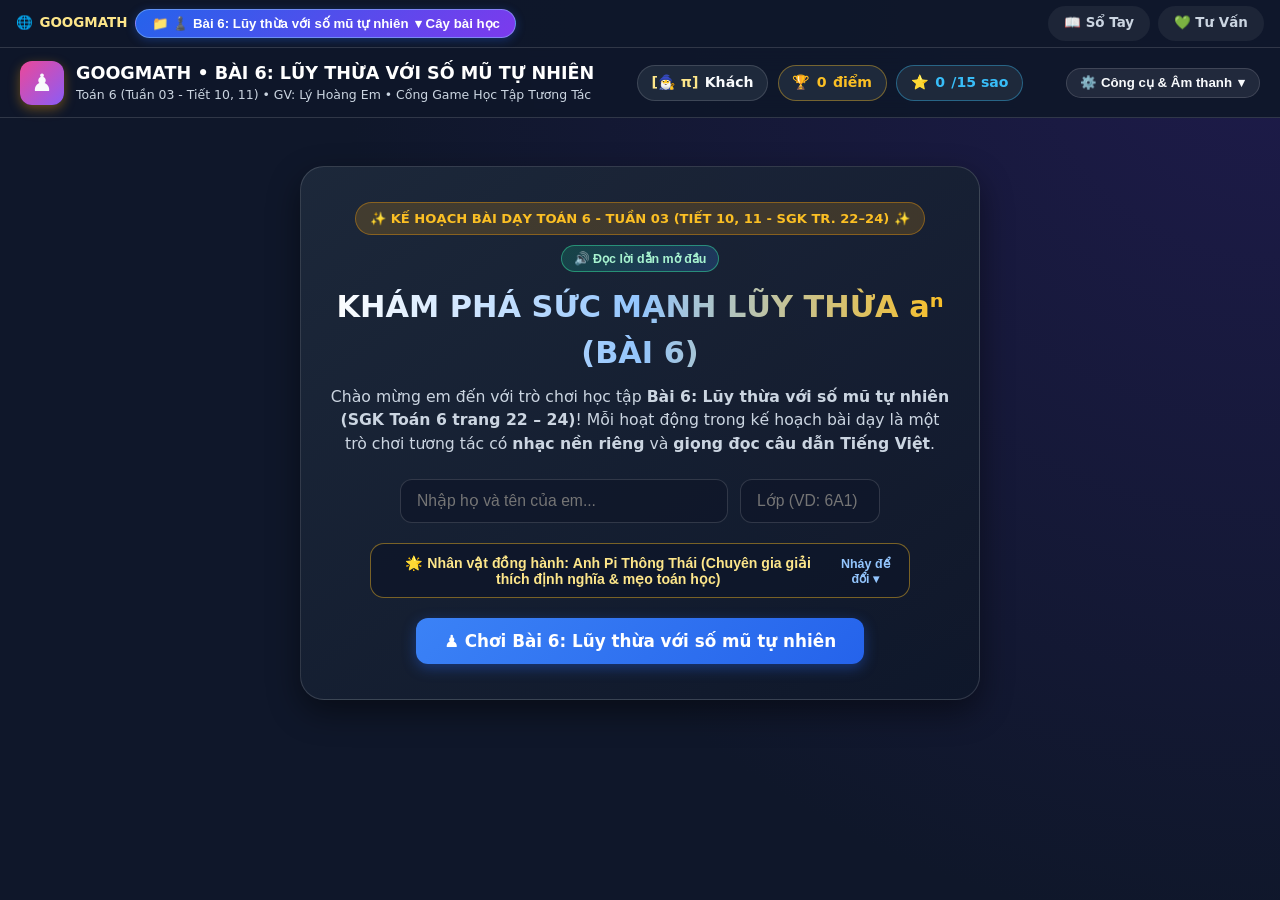
<file: bai6.html>
<!DOCTYPE html>
<html lang="vi">
<head>
  <meta charset="UTF-8" />
  <meta name="viewport" content="width=device-width, initial-scale=1.0" />
  <meta name="referrer" content="no-referrer" />
  <title>GOOGMATH • Trò Chơi Toán 6 (Bài 6: Lũy Thừa Với Số Mũ Tự Nhiên - SGK tr. 22–24)</title>
  <link rel="stylesheet" href="styles.css" />
</head>
<body>
  <nav class="lesson-switcher"></nav>

  <header class="hud-bar">
    <div class="brand" onclick="LessonApp.showMap()" style="cursor:pointer" title="Về Bản Đồ Chặng">
      <div class="brand-icon" style="background:linear-gradient(135deg,#ec4899,#8b5cf6);">♟️</div>
      <div class="brand-text">
        <h1>GOOGMATH • BÀI 6: LŨY THỪA VỚI SỐ MŨ TỰ NHIÊN</h1>
        <p>Toán 6 (Tuần 03 - Tiết 10, 11) • GV: Lý Hoàng Em • Cổng Game Học Tập Tương Tác</p>
      </div>
    </div>

    <div class="hud-stats">
      <div class="stat-pill" id="hud-player">👤 Khách</div>
      <div class="stat-pill score">🏆 <span id="hud-score">0</span> điểm</div>
      <div class="stat-pill stars">⭐ <span id="hud-stars">0</span>/15 sao</div>
      <div class="voice-pill" id="voice-pill" onclick="VoiceNarrator.toggle()" title="Bật/Tắt tự động đọc câu dẫn Tiếng Việt">
        <span id="voice-label">🗣️ Đọc câu dẫn: Bật</span>
      </div>
      <div class="bgm-pill" id="bgm-pill" onclick="BGM.toggle()" title="Bật/Tắt nhạc nền của trò chơi">
        <div class="eq-bars"><span class="eq-bar"></span><span class="eq-bar"></span><span class="eq-bar"></span></div>
        <span id="bgm-label">🎵 Nhạc nền: Bật</span>
      </div>
    </div>

    <div class="hud-actions">
      <button class="btn btn-outline btn-sm" onclick="LessonApp.toggleModal('handbook-modal')">📖 Sổ tay Bài 6</button>
      <button class="btn btn-accent btn-sm" onclick="LessonApp.toggleModal('casio-modal')">🧮 Máy tính Lũy thừa</button>
      <button class="btn btn-outline btn-sm" id="sound-toggle-btn" onclick="Sound.toggle()">🔊 Hiệu ứng</button>
    </div>
  </header>

  <main class="main-container">
    <section id="screen-welcome" class="hero-card">
      <div style="display:flex; justify-content:center; align-items:center; gap:0.6rem; flex-wrap:wrap; margin-bottom:0.75rem;">
        <span class="hero-badge" style="margin-bottom:0;">✨ KẾ HOẠCH BÀI DẠY TOÁN 6 - TUẦN 03 (TIẾT 10, 11 - SGK TR. 22–24) ✨</span>
        <button class="tts-btn" onclick="VoiceNarrator.speak('Chào mừng em đến với Bài 6: Lũy thừa với số mũ tự nhiên! Hãy chọn nhân vật đồng hành Pi, Vuông hoặc Tròn để khám phá truyền thuyết hạt thóc trên bàn cờ vua Ấn Độ, bảng số chính phương, công thức nhân chia hai lũy thừa cùng cơ số và các bài toán vũ trụ nhé!')">
          🔊 Đọc lời dẫn mở đầu
        </button>
      </div>
      <h2>KHÁM PHÁ SỨC MẠNH LŨY THỪA aⁿ (BÀI 6)</h2>
      <p>
        Chào mừng em đến với trò chơi học tập <strong>Bài 6: Lũy thừa với số mũ tự nhiên (SGK Toán 6 trang 22 – 24)</strong>!
        Mỗi hoạt động trong kế hoạch bài dạy là một trò chơi tương tác có <strong>nhạc nền riêng</strong> và <strong>giọng đọc câu dẫn Tiếng Việt</strong>.
      </p>

      <div class="login-form">
        <input type="text" id="player-name-input" class="input-field" placeholder="Nhập họ và tên của em..." maxlength="40" />
        <input type="text" id="player-class-input" class="input-field" placeholder="Lớp (VD: 6A1)" maxlength="12" />
      </div>

      <div id="welcome-companion-slot"></div>

      <div style="display:flex; justify-content:center; gap:0.75rem; flex-wrap:wrap;">
        <button class="btn btn-primary" style="font-size:1.05rem; padding:0.8rem 1.75rem;" onclick="LessonApp.startGame()">
          ♟️ Chơi Bài 6: Lũy thừa với số mũ tự nhiên
        </button>
        <a href="bai7.html" class="btn btn-accent" style="font-size:1.05rem; padding:0.8rem 1.4rem; text-decoration:none;">
          🧮 Sang Bài 7: Thứ tự thực hiện phép tính
        </a>
        <a href="bai5.html" class="btn btn-outline" style="text-decoration:none;">✖️ Về Bài 5</a>
      </div>
    </section>

    <section id="screen-map" style="display:none;">
      <div class="map-header">
        <div>
          <h2 style="font-size:1.35rem; margin-bottom:0.2rem;">🗺️ Bản Đồ Bài 6: Lũy Thừa Với Số Mũ Tự Nhiên (5 Trò Chơi)</h2>
          <p style="font-size:0.88rem; color:var(--text-muted);">
            Thiết kế bám sát KHBD Tuần 03 (Tiết 10–11, SGK Toán 6 trang 22 – 24). Có đọc câu dẫn Tiếng Việt và nhạc nền riêng!
          </p>
        </div>
        <div style="display:flex; gap:0.5rem; flex-wrap:wrap;">
          <button class="btn btn-outline btn-sm" onclick="LessonApp.toggleModal('handbook-modal')">📖 Tóm tắt Bài 6</button>
          <a href="bai7.html" class="btn btn-accent btn-sm" style="text-decoration:none;">🧮 Sang Bài 7 ▶</a>
          <button class="btn btn-outline btn-sm" onclick="LessonApp.changePlayer()">✏️ Đổi tên &amp; Nhân vật</button>
          <button class="btn btn-outline btn-sm" onclick="LessonApp.resetProgress()">🔄 Chơi lại</button>
        </div>
      </div>
      <div class="quest-grid" id="quest-grid"></div>
      <div id="certificate-section"></div>
    </section>

    <section id="screen-stage" class="stage-screen" style="display:none;">
      <div class="stage-topbar">
        <div style="display:flex; align-items:center; gap:0.75rem; flex-wrap:wrap;">
          <button class="btn btn-outline btn-sm" onclick="LessonApp.showMap()">⬅ Bản đồ Bài 6</button>
          <h3 id="stage-header-title" style="font-size:1.05rem;">Trò chơi 1</h3>
          <span id="stage-music-badge" style="font-size:0.75rem; background:rgba(236,72,153,0.22); color:#fbcfe8; padding:0.2rem 0.6rem; border-radius:999px;">
            🎶 Nhạc nền
          </span>
        </div>
        <div class="stage-sub-pills" id="stage-sub-pills"></div>
      </div>
      <div class="stage-body" id="stage-body"></div>
    </section>
  </main>

  <!-- Modal Casio -->
  <div class="modal-backdrop" id="casio-modal" onclick="if(event.target===this) LessonApp.toggleModal('casio-modal')">
    <div class="modal-card">
      <div style="display:flex; justify-content:space-between; align-items:center; margin-bottom:0.85rem;">
        <h3 style="color:#fbbf24;">🧮 Máy Tính Lũy Thừa &amp; Cấu Tạo Lũy Thừa Của 10</h3>
        <button class="btn btn-outline btn-sm" onclick="LessonApp.toggleModal('casio-modal')">✖ Đóng</button>
      </div>
      <div class="casio-body">
        <div class="casio-header"><span>CASIO POWER a^n</span><span>NLS 5.2TC2a</span></div>
        <div class="casio-lcd">
          <div class="lcd-expr" id="casio-expr">2^10</div>
          <div class="lcd-res" id="casio-res">1.024</div>
        </div>
        <div class="casio-keys">
          <button class="c-key gcd-btn" onclick="CasioCh1.insert('^')">Phím mũ ^</button>
          <button class="c-key gcd-btn" onclick="CasioCh1.expandBase10()">Tách 10^n</button>
          <button class="c-key" onclick="CasioCh1.quickExpr('2^7')">2^7</button>
          <button class="c-key ac-btn" onclick="CasioCh1.clear()">AC</button>
          <button class="c-key" onclick="CasioCh1.insert('7')">7</button>
          <button class="c-key" onclick="CasioCh1.insert('8')">8</button>
          <button class="c-key" onclick="CasioCh1.insert('9')">9</button>
          <button class="c-key" onclick="CasioCh1.backspace()">⌫</button>
          <button class="c-key" onclick="CasioCh1.insert('4')">4</button>
          <button class="c-key" onclick="CasioCh1.insert('5')">5</button>
          <button class="c-key" onclick="CasioCh1.insert('6')">6</button>
          <button class="c-key" onclick="CasioCh1.insert('+')">+</button>
          <button class="c-key" onclick="CasioCh1.insert('1')">1</button>
          <button class="c-key" onclick="CasioCh1.insert('2')">2</button>
          <button class="c-key" onclick="CasioCh1.insert('3')">3</button>
          <button class="c-key" onclick="CasioCh1.insert('*')">×</button>
          <button class="c-key" onclick="CasioCh1.insert('0')" style="grid-column: span 2;">0</button>
          <button class="c-key eq-btn" onclick="CasioCh1.evaluate()" style="grid-column: span 2;">= KẾT QUẢ</button>
        </div>
      </div>
    </div>
  </div>

  <!-- Modal Sổ tay Bài 6 -->
  <div class="modal-backdrop" id="handbook-modal" onclick="if(event.target===this) LessonApp.toggleModal('handbook-modal')">
    <div class="modal-card">
      <div style="display:flex; justify-content:space-between; align-items:center; margin-bottom:0.85rem;">
        <h3 style="color:#f472b6;">📖 Sổ Tay Kiến Thức Bài 6: Lũy Thừa Với Số Mũ Tự Nhiên</h3>
        <button class="btn btn-outline btn-sm" onclick="LessonApp.toggleModal('handbook-modal')">✖ Đóng</button>
      </div>
      <div style="font-size:0.92rem; display:flex; flex-direction:column; gap:0.85rem;">
        <div class="step-card">
          <h4>1. Định nghĩa lũy thừa với số mũ tự nhiên</h4>
          <p>• <code>aⁿ = a · a · ... · a</code> (<code>n</code> thừa số <code>a</code>, <code>n ∈ ℕ*</code>), trong đó <code>a</code> là <strong>cơ số</strong>, <code>n</code> là <strong>số mũ</strong>.</p>
          <p>• <code>a²</code> đọc là <em>a bình phương</em>; <code>a³</code> đọc là <em>a lập phương</em>.</p>
          <p>• <strong>Quy ước:</strong> <code>a¹ = a</code> và <code>a⁰ = 1 (với a ≠ 0)</code>.</p>
        </div>
        <div class="step-card">
          <h4>2. Nhân và chia hai lũy thừa cùng cơ số</h4>
          <p>• <strong>Nhân hai lũy thừa cùng cơ số:</strong> <code>aᵐ · aⁿ = aᵐ⁺ⁿ</code> (giữ nguyên cơ số, cộng các số mũ).</p>
          <p>• <strong>Chia hai lũy thừa cùng cơ số:</strong> <code>aᵐ : aⁿ = aᵐ⁻ⁿ</code> (<code>a ≠ 0, m ≥ n</code> — giữ nguyên cơ số, trừ các số mũ).</p>
        </div>
      </div>
    </div>
  </div>

  <script src="characters.js"></script>
  <script src="chapter1_core.js"></script>
  <script src="game_bai6.js"></script>
</body>
</html>
</file>
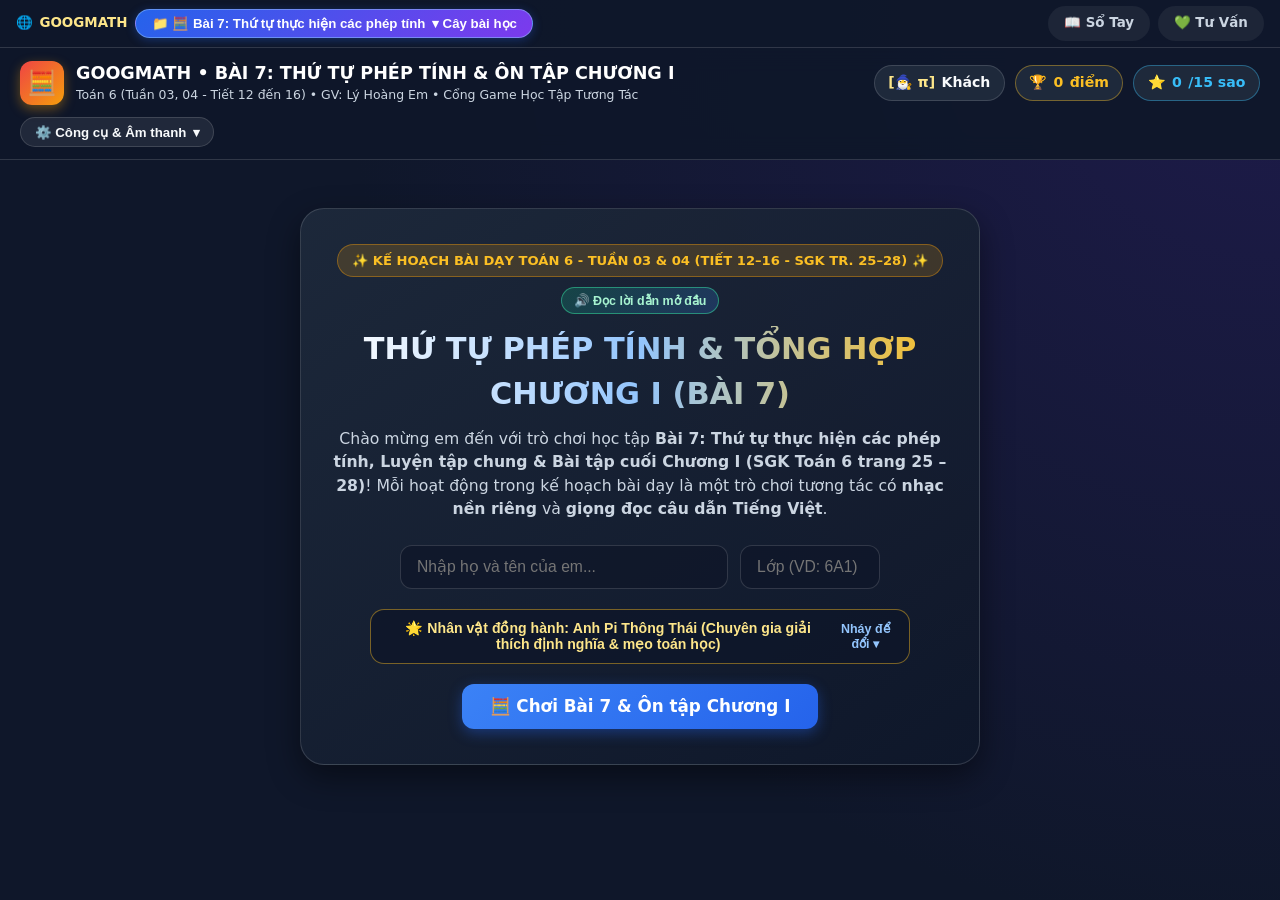
<file: bai7.html>
<!DOCTYPE html>
<html lang="vi">
<head>
  <meta charset="UTF-8" />
  <meta name="viewport" content="width=device-width, initial-scale=1.0" />
  <meta name="referrer" content="no-referrer" />
  <title>GOOGMATH • Trò Chơi Toán 6 (Bài 7: Thứ Tự Thực Hiện Các Phép Tính & Ôn Tập Chương I)</title>
  <link rel="stylesheet" href="styles.css" />
</head>
<body>
  <nav class="lesson-switcher"></nav>

  <header class="hud-bar">
    <div class="brand" onclick="LessonApp.showMap()" style="cursor:pointer" title="Về Bản Đồ Chặng">
      <div class="brand-icon" style="background:linear-gradient(135deg,#ef4444,#f59e0b);">🧮</div>
      <div class="brand-text">
        <h1>GOOGMATH • BÀI 7: THỨ TỰ PHÉP TÍNH &amp; ÔN TẬP CHƯƠNG I</h1>
        <p>Toán 6 (Tuần 03, 04 - Tiết 12 đến 16) • GV: Lý Hoàng Em • Cổng Game Học Tập Tương Tác</p>
      </div>
    </div>

    <div class="hud-stats">
      <div class="stat-pill" id="hud-player">👤 Khách</div>
      <div class="stat-pill score">🏆 <span id="hud-score">0</span> điểm</div>
      <div class="stat-pill stars">⭐ <span id="hud-stars">0</span>/15 sao</div>
      <div class="voice-pill" id="voice-pill" onclick="VoiceNarrator.toggle()" title="Bật/Tắt tự động đọc câu dẫn Tiếng Việt">
        <span id="voice-label">🗣️ Đọc câu dẫn: Bật</span>
      </div>
      <div class="bgm-pill" id="bgm-pill" onclick="BGM.toggle()" title="Bật/Tắt nhạc nền của trò chơi">
        <div class="eq-bars"><span class="eq-bar"></span><span class="eq-bar"></span><span class="eq-bar"></span></div>
        <span id="bgm-label">🎵 Nhạc nền: Bật</span>
      </div>
    </div>

    <div class="hud-actions">
      <button class="btn btn-outline btn-sm" onclick="LessonApp.toggleModal('handbook-modal')">📖 Sổ tay Bài 7</button>
      <button class="btn btn-accent btn-sm" onclick="LessonApp.toggleModal('casio-modal')">🧮 Giả lập Casio fx-570</button>
      <button class="btn btn-outline btn-sm" id="sound-toggle-btn" onclick="Sound.toggle()">🔊 Hiệu ứng</button>
    </div>
  </header>

  <main class="main-container">
    <section id="screen-welcome" class="hero-card">
      <div style="display:flex; justify-content:center; align-items:center; gap:0.6rem; flex-wrap:wrap; margin-bottom:0.75rem;">
        <span class="hero-badge" style="margin-bottom:0;">✨ KẾ HOẠCH BÀI DẠY TOÁN 6 - TUẦN 03 &amp; 04 (TIẾT 12–16 - SGK TR. 25–28) ✨</span>
        <button class="tts-btn" onclick="VoiceNarrator.speak('Chào mừng em đến với Bài 7: Thứ tự thực hiện các phép tính, Luyện tập chung và Ôn tập cuối Chương 1! Hãy chọn nhân vật đồng hành Pi, Vuông hoặc Tròn để phân xử phép tính 5 cộng 3 nhân 2, bóc tách dấu ngoặc, tính chi phí lát sàn gỗ nhà bác Cường và doanh thu rạp chiếu phim 324 ghế nhé!')">
          🔊 Đọc lời dẫn mở đầu
        </button>
      </div>
      <h2>THỨ TỰ PHÉP TÍNH &amp; TỔNG HỢP CHƯƠNG I (BÀI 7)</h2>
      <p>
        Chào mừng em đến với trò chơi học tập <strong>Bài 7: Thứ tự thực hiện các phép tính, Luyện tập chung &amp; Bài tập cuối Chương I (SGK Toán 6 trang 25 – 28)</strong>!
        Mỗi hoạt động trong kế hoạch bài dạy là một trò chơi tương tác có <strong>nhạc nền riêng</strong> và <strong>giọng đọc câu dẫn Tiếng Việt</strong>.
      </p>

      <div class="login-form">
        <input type="text" id="player-name-input" class="input-field" placeholder="Nhập họ và tên của em..." maxlength="40" />
        <input type="text" id="player-class-input" class="input-field" placeholder="Lớp (VD: 6A1)" maxlength="12" />
      </div>

      <div id="welcome-companion-slot"></div>

      <div style="display:flex; justify-content:center; gap:0.75rem; flex-wrap:wrap;">
        <button class="btn btn-primary" style="font-size:1.05rem; padding:0.8rem 1.75rem;" onclick="LessonApp.startGame()">
          🧮 Chơi Bài 7 &amp; Ôn tập Chương I
        </button>
        <a href="bai8.html" class="btn btn-accent" style="font-size:1.05rem; padding:0.8rem 1.4rem; text-decoration:none;">
          ⚖️ Sang Chương II - Bài 8: Quan hệ chia hết
        </a>
        <a href="bai6.html" class="btn btn-outline" style="text-decoration:none;">♟️ Về Bài 6</a>
      </div>
    </section>

    <section id="screen-map" style="display:none;">
      <div class="map-header">
        <div>
          <h2 style="font-size:1.35rem; margin-bottom:0.2rem;">🗺️ Bản Đồ Bài 7, Luyện Tập Chung &amp; Ôn Tập Chương I (5 Trò Chơi)</h2>
          <p style="font-size:0.88rem; color:var(--text-muted);">
            Thiết kế bám sát KHBD Tuần 03 &amp; 04 (Tiết 12–16, SGK Toán 6 trang 25 – 28). Có đọc câu dẫn Tiếng Việt và nhạc nền riêng!
          </p>
        </div>
        <div style="display:flex; gap:0.5rem; flex-wrap:wrap;">
          <button class="btn btn-outline btn-sm" onclick="LessonApp.toggleModal('handbook-modal')">📖 Tóm tắt Bài 7</button>
          <a href="bai8.html" class="btn btn-accent btn-sm" style="text-decoration:none;">⚖️ Sang Bài 8 ▶</a>
          <button class="btn btn-outline btn-sm" onclick="LessonApp.changePlayer()">✏️ Đổi tên &amp; Nhân vật</button>
          <button class="btn btn-outline btn-sm" onclick="LessonApp.resetProgress()">🔄 Chơi lại</button>
        </div>
      </div>
      <div class="quest-grid" id="quest-grid"></div>
      <div id="certificate-section"></div>
    </section>

    <section id="screen-stage" class="stage-screen" style="display:none;">
      <div class="stage-topbar">
        <div style="display:flex; align-items:center; gap:0.75rem; flex-wrap:wrap;">
          <button class="btn btn-outline btn-sm" onclick="LessonApp.showMap()">⬅ Bản đồ Bài 7</button>
          <h3 id="stage-header-title" style="font-size:1.05rem;">Trò chơi 1</h3>
          <span id="stage-music-badge" style="font-size:0.75rem; background:rgba(239,68,68,0.22); color:#fecaca; padding:0.2rem 0.6rem; border-radius:999px;">
            🎶 Nhạc nền
          </span>
        </div>
        <div class="stage-sub-pills" id="stage-sub-pills"></div>
      </div>
      <div class="stage-body" id="stage-body"></div>
    </section>
  </main>

  <!-- Modal Casio -->
  <div class="modal-backdrop" id="casio-modal" onclick="if(event.target===this) LessonApp.toggleModal('casio-modal')">
    <div class="modal-card">
      <div style="display:flex; justify-content:space-between; align-items:center; margin-bottom:0.85rem;">
        <h3 style="color:#fbbf24;">🧮 Giả Lập Casio fx-570VN PLUS Kiểm Tra Thứ Tự Phép Tính</h3>
        <button class="btn btn-outline btn-sm" onclick="LessonApp.toggleModal('casio-modal')">✖ Đóng</button>
      </div>
      <div class="casio-body">
        <div class="casio-header"><span>CASIO fx-570VN PLUS</span><span>NLS 5.1TC2a</span></div>
        <div class="casio-lcd">
          <div class="lcd-expr" id="casio-expr">5+3*2</div>
          <div class="lcd-res" id="casio-res">11</div>
        </div>
        <div class="casio-keys">
          <button class="c-key gcd-btn" onclick="CasioCh1.quickExpr('5+3*2')">5+3×2</button>
          <button class="c-key gcd-btn" onclick="CasioCh1.quickExpr('350*18+170*57+30*75')">Bài 1.49</button>
          <button class="c-key" onclick="CasioCh1.insert('^')">^</button>
          <button class="c-key ac-btn" onclick="CasioCh1.clear()">AC</button>
          <button class="c-key" onclick="CasioCh1.insert('7')">7</button>
          <button class="c-key" onclick="CasioCh1.insert('8')">8</button>
          <button class="c-key" onclick="CasioCh1.insert('9')">9</button>
          <button class="c-key" onclick="CasioCh1.backspace()">⌫</button>
          <button class="c-key" onclick="CasioCh1.insert('4')">4</button>
          <button class="c-key" onclick="CasioCh1.insert('5')">5</button>
          <button class="c-key" onclick="CasioCh1.insert('6')">6</button>
          <button class="c-key" onclick="CasioCh1.insert('+')">+</button>
          <button class="c-key" onclick="CasioCh1.insert('1')">1</button>
          <button class="c-key" onclick="CasioCh1.insert('2')">2</button>
          <button class="c-key" onclick="CasioCh1.insert('3')">3</button>
          <button class="c-key" onclick="CasioCh1.insert('*')">×</button>
          <button class="c-key" onclick="CasioCh1.insert('0')">0</button>
          <button class="c-key" onclick="CasioCh1.insert('(')">(</button>
          <button class="c-key" onclick="CasioCh1.insert(')')">)</button>
          <button class="c-key eq-btn" onclick="CasioCh1.evaluate()">=</button>
        </div>
      </div>
    </div>
  </div>

  <!-- Modal Sổ tay Bài 7 -->
  <div class="modal-backdrop" id="handbook-modal" onclick="if(event.target===this) LessonApp.toggleModal('handbook-modal')">
    <div class="modal-card">
      <div style="display:flex; justify-content:space-between; align-items:center; margin-bottom:0.85rem;">
        <h3 style="color:#f87171;">📖 Sổ Tay Kiến Thức Bài 7: Thứ Tự Thực Hiện Các Phép Tính</h3>
        <button class="btn btn-outline btn-sm" onclick="LessonApp.toggleModal('handbook-modal')">✖ Đóng</button>
      </div>
      <div style="font-size:0.92rem; display:flex; flex-direction:column; gap:0.85rem;">
        <div class="step-card">
          <h4>1. Đối với biểu thức KHÔNG có dấu ngoặc</h4>
          <p>• Nếu chỉ có phép cộng, trừ hoặc chỉ có phép nhân, chia: thực hiện <strong>từ trái sang phải</strong>.</p>
          <p>• Nếu có các phép tính cộng, trừ, nhân, chia, nâng lên lũy thừa: <strong>Lũy thừa ➔ Nhân và chia ➔ Cộng và trừ</strong>.</p>
        </div>
        <div class="step-card">
          <h4>2. Đối với biểu thức CÓ dấu ngoặc</h4>
          <p>• Thực hiện trong ngoặc trước, ngoài ngoặc sau theo thứ tự: <strong>Ngoặc tròn ( ) ➔ Ngoặc vuông [ ] ➔ Ngoặc nhọn { }</strong>.</p>
        </div>
      </div>
    </div>
  </div>

  <script src="characters.js"></script>
  <script src="chapter1_core.js"></script>
  <script src="game_bai7.js"></script>
</body>
</html>
</file>
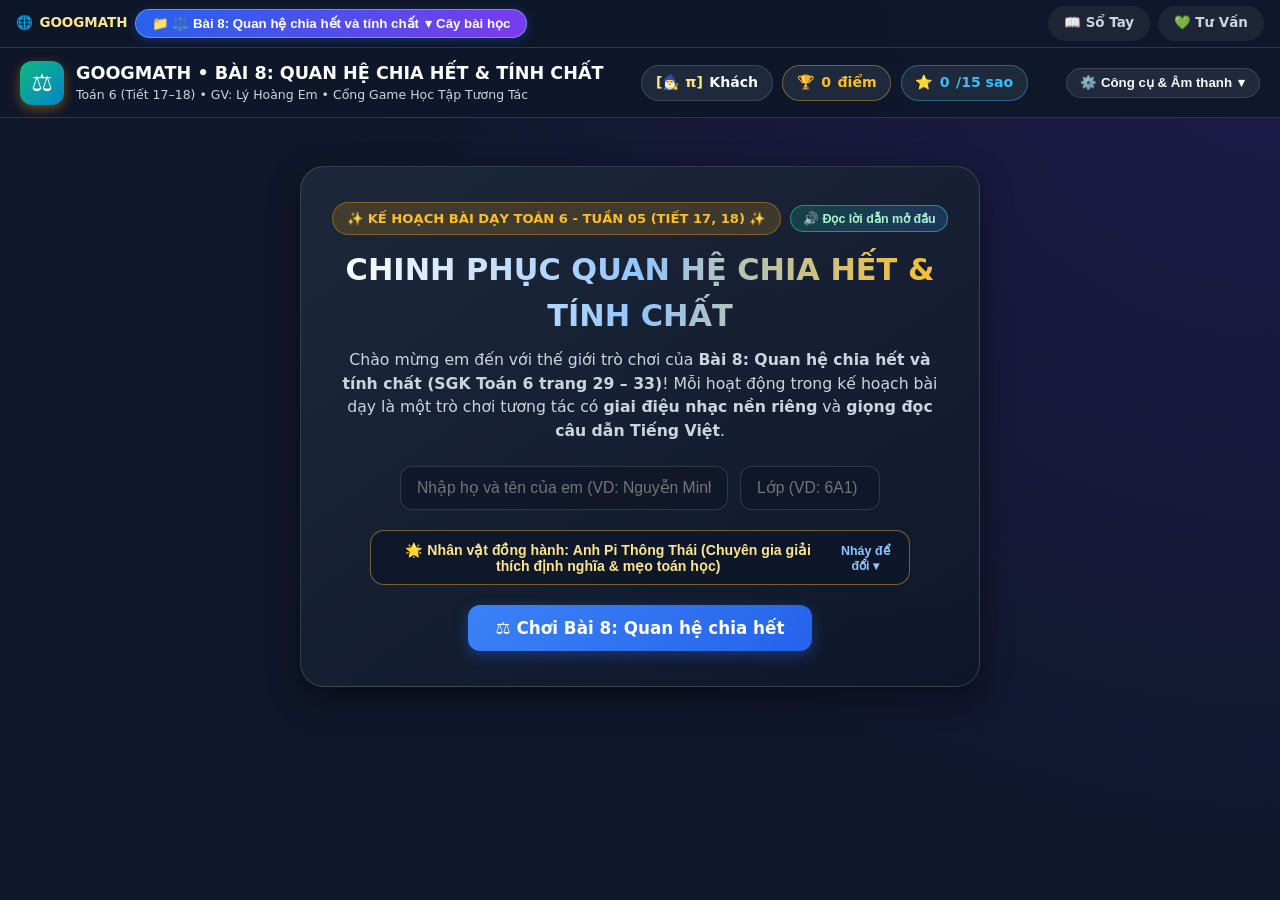
<file: bai8.html>
<!DOCTYPE html>
<html lang="vi">
<head>
  <meta charset="UTF-8" />
  <meta name="viewport" content="width=device-width, initial-scale=1.0" />
  <meta name="referrer" content="no-referrer" />
  <title>GOOGMATH • Trò Chơi Toán 6 (Bài 8: Quan Hệ Chia Hết Và Tính Chất)</title>
  <link rel="stylesheet" href="styles.css" />
</head>
<body>
  <!-- Lesson Switcher Bar -->
  <nav class="lesson-switcher">
    <span style="font-size:0.82rem; color:#fde68a; font-weight:800;">🌐 GOOGMATH • TOÁN 6 (GV: LÝ HOÀNG EM):</span>
    <a href="bai8.html" class="lesson-tab active">⚖️ Bài 8: Quan hệ chia hết</a>
    <a href="bai9.html" class="lesson-tab">🔍 Bài 9: Dấu hiệu chia hết</a>
    <a href="bai10.html" class="lesson-tab">🌸 Bài 10: Số nguyên tố</a>
    <a href="index.html" class="lesson-tab">👑 Bài 11: Ước chung &amp; ƯCLN</a>
    <a href="bai12.html" class="lesson-tab">🚀 Bài 12: Bội chung &amp; BCNN</a>
    <a href="sotay.html" class="lesson-tab">📖 Sổ Tay Toán 6</a>
    <a href="tuvan.html" class="lesson-tab">💚 Tư Vấn Khối 6</a>
  </nav>

  <!-- Top HUD Bar -->
  <header class="hud-bar">
    <div class="brand" onclick="App8.showMap()" style="cursor:pointer" title="Về Bản Đồ Chặng">
      <div class="brand-icon" style="background:linear-gradient(135deg,#10b981,#0284c7);">⚖️</div>
      <div class="brand-text">
        <h1>GOOGMATH • BÀI 8: QUAN HỆ CHIA HẾT &amp; TÍNH CHẤT</h1>
        <p>Toán 6 (Tiết 17–18) • GV: Lý Hoàng Em • Cổng Game Học Tập Tương Tác</p>
      </div>
    </div>

    <div class="hud-stats">
      <div class="stat-pill" id="hud-player">👤 Khách</div>
      <div class="stat-pill score">🏆 <span id="hud-score">0</span> điểm</div>
      <div class="stat-pill stars">⭐ <span id="hud-stars">0</span>/15 sao</div>
      <div class="voice-pill" id="voice-pill" onclick="VoiceNarrator.toggle()" title="Bật/Tắt tự động đọc câu dẫn Tiếng Việt">
        <span id="voice-label">🗣️ Đọc câu dẫn: Bật</span>
      </div>
      <div class="bgm-pill" id="bgm-pill" onclick="BGM.toggle()" title="Bật/Tắt nhạc nền của trò chơi">
        <div class="eq-bars">
          <span class="eq-bar"></span>
          <span class="eq-bar"></span>
          <span class="eq-bar"></span>
        </div>
        <span id="bgm-label">🎵 Nhạc nền: Bật</span>
      </div>
    </div>

    <div class="hud-actions">
      <a href="sotay.html" class="btn btn-outline btn-sm" style="text-decoration:none;">
        📖 Sổ tay Toán 6
      </a>
      <a href="tuvan.html" class="btn btn-outline btn-sm" style="text-decoration:none;">
        💚 Tư vấn Khối 6
      </a>
      <button class="btn btn-accent btn-sm" onclick="App8.toggleModal('casio-modal')">
        🧮 Máy tính Ước &amp; Bội
      </button>
      <button class="btn btn-outline btn-sm" id="sound-toggle-btn" onclick="Sound.toggle()">
        🔊 Hiệu ứng
      </button>
    </div>
  </header>

  <!-- Main Content -->
  <main class="main-container">
    <!-- 1. Welcome / Login Screen -->
    <section id="screen-welcome" class="hero-card">
      <div style="display:flex; justify-content:center; align-items:center; gap:0.6rem; flex-wrap:wrap; margin-bottom:0.75rem;">
        <span class="hero-badge" style="margin-bottom:0;">✨ KẾ HOẠCH BÀI DẠY TOÁN 6 - TUẦN 05 (TIẾT 17, 18) ✨</span>
        <button class="tts-btn" onclick="VoiceNarrator.speak('Chào mừng em đến với Bài 8: Quan hệ chia hết và tính chất, mở đầu Chương 2 Toán 6! Hãy chọn nhân vật đồng hành Pi, Vuông hoặc Tròn để vượt qua 5 trò chơi từ Chia Đều Phần Thưởng Lớp 6A, Thợ Săn Ước Và Bội đến Cân Bằng Tổng Chia Hết nhé!')">
          🔊 Đọc lời dẫn mở đầu
        </button>
      </div>
      <h2>CHINH PHỤC QUAN HỆ CHIA HẾT &amp; TÍNH CHẤT</h2>
      <p>
        Chào mừng em đến với thế giới trò chơi của <strong>Bài 8: Quan hệ chia hết và tính chất (SGK Toán 6 trang 29 – 33)</strong>!
        Mỗi hoạt động trong kế hoạch bài dạy là một trò chơi tương tác có <strong>giai điệu nhạc nền riêng</strong> và <strong>giọng đọc câu dẫn Tiếng Việt</strong>.
      </p>

      <div class="login-form">
        <input
          type="text"
          id="player-name-input"
          class="input-field"
          placeholder="Nhập họ và tên của em (VD: Nguyễn Minh An)..."
          maxlength="40"
        />
        <input
          type="text"
          id="player-class-input"
          class="input-field"
          placeholder="Lớp (VD: 6A1)"
          maxlength="12"
        />
      </div>

      <!-- Khung chọn nhân vật đồng hành Pi, Vuông, Tròn -->
      <div id="welcome-companion-slot"></div>

      <div style="display:flex; justify-content:center; gap:0.75rem; flex-wrap:wrap;">
        <button class="btn btn-primary" style="font-size:1.05rem; padding:0.8rem 1.75rem;" onclick="App8.startGame()">
          ⚖️ Chơi Bài 8: Quan hệ chia hết
        </button>
        <a href="bai9.html" class="btn btn-accent" style="font-size:1.05rem; padding:0.8rem 1.4rem; text-decoration:none;">
          🔍 Sang Bài 9: Dấu hiệu chia hết
        </a>
        <a href="bai10.html" class="btn btn-purple" style="font-size:1.05rem; padding:0.8rem 1.4rem; text-decoration:none;">
          🌸 Sang Bài 10: Số nguyên tố
        </a>
        <a href="sotay.html" class="btn btn-outline" style="text-decoration:none;">
          📖 Sổ tay hỏi đáp Toán 6
        </a>
      </div>
    </section>

    <!-- 2. World Map Screen -->
    <section id="screen-map" style="display:none;">
      <div class="map-header">
        <div>
          <h2 style="font-size:1.35rem; margin-bottom:0.2rem;">🗺️ Bản Đồ Bài 8: Quan Hệ Chia Hết Và Tính Chất (5 Trò Chơi)</h2>
          <p style="font-size:0.88rem; color:var(--text-muted);">
            Thiết kế bám sát từng Hoạt động trong KHBD Tuần 05 (Tiết 17–18, SGK Toán 6 trang 29 – 33). Có đọc câu dẫn Tiếng Việt và nhạc nền riêng!
          </p>
        </div>
        <div style="display:flex; gap:0.5rem; flex-wrap:wrap;">
          <button class="btn btn-outline btn-sm" onclick="App8.toggleModal('handbook-modal')">📖 Tóm tắt Bài 8</button>
          <a href="bai9.html" class="btn btn-accent btn-sm" style="text-decoration:none;">🔍 Sang Bài 9 (Dấu hiệu chia hết)</a>
          <button class="btn btn-outline btn-sm" onclick="App8.changePlayer()">✏️ Đổi tên &amp; Nhân vật</button>
          <button class="btn btn-outline btn-sm" onclick="App8.resetProgress()">🔄 Chơi lại từ đầu</button>
        </div>
      </div>

      <div class="quest-grid" id="quest-grid"></div>

      <!-- Certificate Container -->
      <div id="certificate-section"></div>
    </section>

    <!-- 3. Active Stage Screen -->
    <section id="screen-stage" class="stage-screen" style="display:none;">
      <div class="stage-topbar">
        <div style="display:flex; align-items:center; gap:0.75rem; flex-wrap:wrap;">
          <button class="btn btn-outline btn-sm" onclick="App8.showMap()">⬅ Bản đồ Bài 8</button>
          <h3 id="stage-header-title" style="font-size:1.05rem;">Trò chơi 1</h3>
          <span id="stage-music-badge" style="font-size:0.75rem; background:rgba(16,185,129,0.22); color:#a7f3d0; padding:0.2rem 0.6rem; border-radius:999px; border:1px solid rgba(16,185,129,0.4);">
            🎶 Nhạc nền: Lớp Học Vui Nhộn
          </span>
        </div>
        <div class="stage-sub-pills" id="stage-sub-pills"></div>
      </div>

      <div class="stage-body" id="stage-body"></div>
    </section>
  </main>

  <!-- Modal 1: Virtual Casio Calculator for Divisors & Multiples -->
  <div class="modal-backdrop" id="casio-modal" onclick="if(event.target===this) App8.toggleModal('casio-modal')">
    <div class="modal-card">
      <div style="display:flex; justify-content:space-between; align-items:center; margin-bottom:0.85rem;">
        <h3 style="color:#fbbf24;">🧮 Máy Tính Kiểm Tra Ước &amp; Bội Nhanh</h3>
        <button class="btn btn-outline btn-sm" onclick="App8.toggleModal('casio-modal')">✖ Đóng</button>
      </div>

      <p style="font-size:0.86rem; color:var(--text-muted); margin-bottom:0.9rem;">
        Nhập một số tự nhiên <code>n</code> rồi bấm <strong>Tìm Ư(n)</strong> để liệt kê tất cả các ước của <code>n</code>, hoặc bấm <strong>Tìm B(n)</strong> để xem 10 bội đầu tiên của <code>n</code>!
      </p>

      <div class="casio-body">
        <div class="casio-header">
          <span>CASIO MATH-6</span>
          <span>ƯỚC &amp; BỘI EXPLORER</span>
        </div>
        <div class="casio-lcd">
          <div class="lcd-expr" id="casio-expr">Ư(20)</div>
          <div class="lcd-res" id="casio-res" style="font-size:1.05rem;">{1; 2; 4; 5; 10; 20}</div>
        </div>
        <div class="casio-keys">
          <button class="c-key gcd-btn" style="grid-column: span 2;" onclick="CasioDiv.findDivisors()">Tìm Ư(n)</button>
          <button class="c-key gcd-btn" style="grid-column: span 2;" onclick="CasioDiv.findMultiples()">Tìm B(n)</button>

          <button class="c-key" onclick="CasioDiv.insert('7')">7</button>
          <button class="c-key" onclick="CasioDiv.insert('8')">8</button>
          <button class="c-key" onclick="CasioDiv.insert('9')">9</button>
          <button class="c-key ac-btn" onclick="CasioDiv.clear()">AC</button>

          <button class="c-key" onclick="CasioDiv.insert('4')">4</button>
          <button class="c-key" onclick="CasioDiv.insert('5')">5</button>
          <button class="c-key" onclick="CasioDiv.insert('6')">6</button>
          <button class="c-key" onclick="CasioDiv.backspace()">⌫</button>

          <button class="c-key" onclick="CasioDiv.insert('1')">1</button>
          <button class="c-key" onclick="CasioDiv.insert('2')">2</button>
          <button class="c-key" onclick="CasioDiv.insert('3')">3</button>
          <button class="c-key gcd-btn" onclick="CasioDiv.quickExample(30)">VD 30</button>

          <button class="c-key" onclick="CasioDiv.insert('0')" style="grid-column: span 2;">0</button>
          <button class="c-key eq-btn" onclick="CasioDiv.findDivisors()" style="grid-column: span 2;">= KẾT QUẢ Ư(n)</button>
        </div>
      </div>
    </div>
  </div>

  <!-- Modal 2: Knowledge Handbook Bài 8 -->
  <div class="modal-backdrop" id="handbook-modal" onclick="if(event.target===this) App8.toggleModal('handbook-modal')">
    <div class="modal-card">
      <div style="display:flex; justify-content:space-between; align-items:center; margin-bottom:0.85rem;">
        <h3 style="color:#34d399;">📖 Sổ Tay Kiến Thức Bài 8: Quan Hệ Chia Hết Và Tính Chất</h3>
        <button class="btn btn-outline btn-sm" onclick="App8.toggleModal('handbook-modal')">✖ Đóng</button>
      </div>

      <div style="font-size:0.92rem; display:flex; flex-direction:column; gap:0.85rem;">
        <div class="step-card">
          <h4>1. Quan hệ chia hết. Ước và Bội (SGK tr. 30–31)</h4>
          <p>• Cho hai số tự nhiên <code>a</code> và <code>b</code> (<code>b ≠ 0</code>). Nếu có số tự nhiên <code>k</code> sao cho <code>a = k · b</code> thì ta nói <code>a</code> chia hết cho <code>b</code>, kí hiệu <code>a ⋮ b</code>. Nếu không chia hết, kí hiệu <code>a ∤ b</code>.</p>
          <p>• Nếu <code>a ⋮ b</code> thì ta nói <code>b</code> là <strong>ước</strong> của <code>a</code> và <code>a</code> là <strong>bội</strong> của <code>b</code>. Tập hợp các ước của <code>a</code> kí hiệu là <code>Ư(a)</code>, tập hợp các bội của <code>b</code> kí hiệu là <code>B(b)</code>.</p>
          <p>• <strong>Cách tìm ước:</strong> Muốn tìm các ước của <code>a</code> (<code>a &gt; 1</code>), ta lần lượt chia <code>a</code> cho các số tự nhiên từ <code>1</code> đến <code>a</code>.</p>
          <p>• <strong>Cách tìm bội:</strong> Muốn tìm các bội của <code>b</code> (<code>b ≠ 0</code>), ta nhân <code>b</code> lần lượt với <code>0; 1; 2; 3; ...</code></p>
        </div>

        <div class="step-card">
          <h4>2. Tính chất chia hết của một tổng (SGK tr. 31–33)</h4>
          <p>• <strong>Tính chất 1 (Trường hợp chia hết):</strong> Nếu tất cả các số hạng của một tổng đều chia hết cho cùng một số thì tổng chia hết cho số đó: <code>Nếu a ⋮ m và b ⋮ m thì (a + b) ⋮ m</code>.</p>
          <p>• <strong>Tính chất 2 (Trường hợp không chia hết):</strong> Nếu chỉ có một số hạng của tổng không chia hết cho một số, còn các số hạng khác đều chia hết cho số đó thì tổng không chia hết cho số đó: <code>Nếu a ⋮ m và b ∤ m thì (a + b) ∤ m</code>.</p>
          <p style="margin-top:0.35rem; color:#fbbf24;">💡 <em>Lưu ý quan trọng:</em> Hai tính chất trên cũng đúng cho một hiệu (với <code>a &gt; b</code>). Nếu hai số đều không chia hết cho <code>m</code> thì tổng của chúng vẫn có thể chia hết cho <code>m</code> (Ví dụ: <code>3 ∤ 4</code> và <code>5 ∤ 4</code> nhưng <code>3 + 5 = 8 ⋮ 4</code>)!</p>
        </div>
      </div>
    </div>
  </div>

  <script src="characters.js"></script>
  <script src="game_bai8.js"></script>
</body>
</html>
</file>
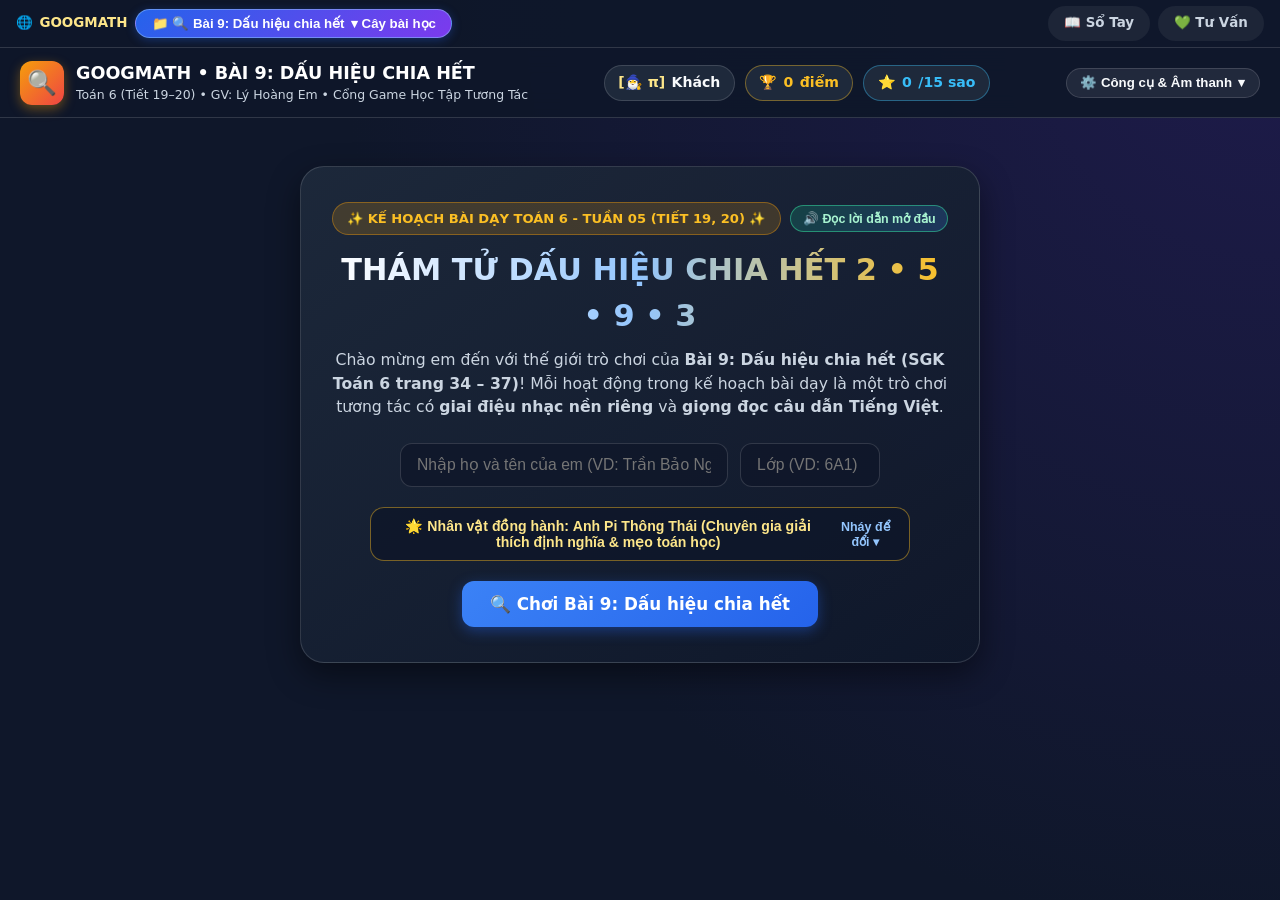
<file: bai9.html>
<!DOCTYPE html>
<html lang="vi">
<head>
  <meta charset="UTF-8" />
  <meta name="viewport" content="width=device-width, initial-scale=1.0" />
  <meta name="referrer" content="no-referrer" />
  <title>GOOGMATH • Trò Chơi Toán 6 (Bài 9: Dấu Hiệu Chia Hết)</title>
  <link rel="stylesheet" href="styles.css" />
</head>
<body>
  <!-- Lesson Switcher Bar -->
  <nav class="lesson-switcher">
    <span style="font-size:0.82rem; color:#fde68a; font-weight:800;">🌐 GOOGMATH • TOÁN 6 (GV: LÝ HOÀNG EM):</span>
    <a href="bai8.html" class="lesson-tab">⚖️ Bài 8: Quan hệ chia hết</a>
    <a href="bai9.html" class="lesson-tab active">🔍 Bài 9: Dấu hiệu chia hết</a>
    <a href="bai10.html" class="lesson-tab">🌸 Bài 10: Số nguyên tố</a>
    <a href="index.html" class="lesson-tab">👑 Bài 11: Ước chung &amp; ƯCLN</a>
    <a href="bai12.html" class="lesson-tab">🚀 Bài 12: Bội chung &amp; BCNN</a>
    <a href="sotay.html" class="lesson-tab">📖 Sổ Tay Toán 6</a>
    <a href="tuvan.html" class="lesson-tab">💚 Tư Vấn Khối 6</a>
  </nav>

  <!-- Top HUD Bar -->
  <header class="hud-bar">
    <div class="brand" onclick="App9.showMap()" style="cursor:pointer" title="Về Bản Đồ Chặng">
      <div class="brand-icon" style="background:linear-gradient(135deg,#f59e0b,#ef4444);">🔍</div>
      <div class="brand-text">
        <h1>GOOGMATH • BÀI 9: DẤU HIỆU CHIA HẾT</h1>
        <p>Toán 6 (Tiết 19–20) • GV: Lý Hoàng Em • Cổng Game Học Tập Tương Tác</p>
      </div>
    </div>

    <div class="hud-stats">
      <div class="stat-pill" id="hud-player">👤 Khách</div>
      <div class="stat-pill score">🏆 <span id="hud-score">0</span> điểm</div>
      <div class="stat-pill stars">⭐ <span id="hud-stars">0</span>/15 sao</div>
      <div class="voice-pill" id="voice-pill" onclick="VoiceNarrator.toggle()" title="Bật/Tắt tự động đọc câu dẫn Tiếng Việt">
        <span id="voice-label">🗣️ Đọc câu dẫn: Bật</span>
      </div>
      <div class="bgm-pill" id="bgm-pill" onclick="BGM.toggle()" title="Bật/Tắt nhạc nền của trò chơi">
        <div class="eq-bars">
          <span class="eq-bar"></span>
          <span class="eq-bar"></span>
          <span class="eq-bar"></span>
        </div>
        <span id="bgm-label">🎵 Nhạc nền: Bật</span>
      </div>
    </div>

    <div class="hud-actions">
      <a href="sotay.html" class="btn btn-outline btn-sm" style="text-decoration:none;">
        📖 Sổ tay Toán 6
      </a>
      <a href="tuvan.html" class="btn btn-outline btn-sm" style="text-decoration:none;">
        💚 Tư vấn Khối 6
      </a>
      <button class="btn btn-accent btn-sm" onclick="App9.toggleModal('casio-modal')">
        🧮 Máy quét 2, 3, 5, 9
      </button>
      <button class="btn btn-outline btn-sm" id="sound-toggle-btn" onclick="Sound.toggle()">
        🔊 Hiệu ứng
      </button>
    </div>
  </header>

  <!-- Main Content -->
  <main class="main-container">
    <!-- 1. Welcome / Login Screen -->
    <section id="screen-welcome" class="hero-card">
      <div style="display:flex; justify-content:center; align-items:center; gap:0.6rem; flex-wrap:wrap; margin-bottom:0.75rem;">
        <span class="hero-badge" style="margin-bottom:0;">✨ KẾ HOẠCH BÀI DẠY TOÁN 6 - TUẦN 05 (TIẾT 19, 20) ✨</span>
        <button class="tts-btn" onclick="VoiceNarrator.speak('Chào mừng em đến với Bài 9: Dấu hiệu chia hết cho 2, cho 5, cho 9 và cho 3! Hãy chọn nhân vật đồng hành Pi, Vuông hoặc Tròn để khám phá Bí Mật Của Bạn Tròn Với Số 71 001, Mê Cung Đường Đi Đến Siêu Thị và Xưởng Ghép Thẻ Chữ Số nhé!')">
          🔊 Đọc lời dẫn mở đầu
        </button>
      </div>
      <h2>THÁM TỬ DẤU HIỆU CHIA HẾT 2 • 5 • 9 • 3</h2>
      <p>
        Chào mừng em đến với thế giới trò chơi của <strong>Bài 9: Dấu hiệu chia hết (SGK Toán 6 trang 34 – 37)</strong>!
        Mỗi hoạt động trong kế hoạch bài dạy là một trò chơi tương tác có <strong>giai điệu nhạc nền riêng</strong> và <strong>giọng đọc câu dẫn Tiếng Việt</strong>.
      </p>

      <div class="login-form">
        <input
          type="text"
          id="player-name-input"
          class="input-field"
          placeholder="Nhập họ và tên của em (VD: Trần Bảo Ngọc)..."
          maxlength="40"
        />
        <input
          type="text"
          id="player-class-input"
          class="input-field"
          placeholder="Lớp (VD: 6A1)"
          maxlength="12"
        />
      </div>

      <!-- Khung chọn nhân vật đồng hành Pi, Vuông, Tròn -->
      <div id="welcome-companion-slot"></div>

      <div style="display:flex; justify-content:center; gap:0.75rem; flex-wrap:wrap;">
        <button class="btn btn-primary" style="font-size:1.05rem; padding:0.8rem 1.75rem;" onclick="App9.startGame()">
          🔍 Chơi Bài 9: Dấu hiệu chia hết
        </button>
        <a href="bai8.html" class="btn btn-outline" style="font-size:1.05rem; padding:0.8rem 1.4rem; text-decoration:none;">
          ⚖️ Về Bài 8: Quan hệ chia hết
        </a>
        <a href="bai10.html" class="btn btn-purple" style="font-size:1.05rem; padding:0.8rem 1.4rem; text-decoration:none;">
          🌸 Sang Bài 10: Số nguyên tố
        </a>
        <a href="sotay.html" class="btn btn-outline" style="text-decoration:none;">
          📖 Sổ tay hỏi đáp Toán 6
        </a>
      </div>
    </section>

    <!-- 2. World Map Screen -->
    <section id="screen-map" style="display:none;">
      <div class="map-header">
        <div>
          <h2 style="font-size:1.35rem; margin-bottom:0.2rem;">🗺️ Bản Đồ Bài 9: Dấu Hiệu Chia Hết Cho 2, 5, 9, 3 (5 Trò Chơi)</h2>
          <p style="font-size:0.88rem; color:var(--text-muted);">
            Thiết kế bám sát từng Hoạt động trong KHBD Tuần 05 (Tiết 19–20, SGK Toán 6 trang 34 – 37). Có đọc câu dẫn Tiếng Việt và nhạc nền riêng!
          </p>
        </div>
        <div style="display:flex; gap:0.5rem; flex-wrap:wrap;">
          <button class="btn btn-outline btn-sm" onclick="App9.toggleModal('handbook-modal')">📖 Tóm tắt Bài 9</button>
          <a href="bai8.html" class="btn btn-outline btn-sm" style="text-decoration:none;">⚖️ Về Bài 8</a>
          <a href="bai10.html" class="btn btn-purple btn-sm" style="text-decoration:none;">🌸 Sang Bài 10 (Số nguyên tố)</a>
          <button class="btn btn-outline btn-sm" onclick="App9.changePlayer()">✏️ Đổi tên &amp; Nhân vật</button>
          <button class="btn btn-outline btn-sm" onclick="App9.resetProgress()">🔄 Chơi lại từ đầu</button>
        </div>
      </div>

      <div class="quest-grid" id="quest-grid"></div>

      <!-- Certificate Container -->
      <div id="certificate-section"></div>
    </section>

    <!-- 3. Active Stage Screen -->
    <section id="screen-stage" class="stage-screen" style="display:none;">
      <div class="stage-topbar">
        <div style="display:flex; align-items:center; gap:0.75rem; flex-wrap:wrap;">
          <button class="btn btn-outline btn-sm" onclick="App9.showMap()">⬅ Bản đồ Bài 9</button>
          <h3 id="stage-header-title" style="font-size:1.05rem;">Trò chơi 1</h3>
          <span id="stage-music-badge" style="font-size:0.75rem; background:rgba(245,158,11,0.22); color:#fde68a; padding:0.2rem 0.6rem; border-radius:999px; border:1px solid rgba(245,158,11,0.4);">
            🎶 Nhạc nền: Thám Tử Con Số
          </span>
        </div>
        <div class="stage-sub-pills" id="stage-sub-pills"></div>
      </div>

      <div class="stage-body" id="stage-body"></div>
    </section>
  </main>

  <!-- Modal 1: Virtual Scanner for Divisibility by 2, 3, 5, 9 -->
  <div class="modal-backdrop" id="casio-modal" onclick="if(event.target===this) App9.toggleModal('casio-modal')">
    <div class="modal-card">
      <div style="display:flex; justify-content:space-between; align-items:center; margin-bottom:0.85rem;">
        <h3 style="color:#fbbf24;">🧮 Máy Quét Dấu Hiệu Chia Hết Cho 2, 5, 3, 9</h3>
        <button class="btn btn-outline btn-sm" onclick="App9.toggleModal('casio-modal')">✖ Đóng</button>
      </div>

      <p style="font-size:0.86rem; color:var(--text-muted); margin-bottom:0.9rem;">
        Nhập một số tự nhiên bất kỳ rồi bấm <strong>QUÉT DẤU HIỆU</strong> để xem chữ số tận cùng, tổng các chữ số và kết luận chia hết cho 2, 5, 3, 9!
      </p>

      <div class="casio-body">
        <div class="casio-header">
          <span>CASIO SIGN-SCANNER</span>
          <span>DIVISIBILITY 2 • 5 • 3 • 9</span>
        </div>
        <div class="casio-lcd">
          <div class="lcd-expr" id="casio-expr">71001 ➔ Tổng CS = 9</div>
          <div class="lcd-res" id="casio-res" style="font-size:1.05rem;">⋮ 3, ⋮ 9 (∤ 2, ∤ 5)</div>
        </div>
        <div class="casio-keys">
          <button class="c-key gcd-btn" style="grid-column: span 2;" onclick="CasioSign.evaluate()">QUÉT DẤU HIỆU</button>
          <button class="c-key" onclick="CasioSign.quickExample(71001)">VD 71001</button>
          <button class="c-key ac-btn" onclick="CasioSign.clear()">AC</button>

          <button class="c-key" onclick="CasioSign.insert('7')">7</button>
          <button class="c-key" onclick="CasioSign.insert('8')">8</button>
          <button class="c-key" onclick="CasioSign.insert('9')">9</button>
          <button class="c-key" onclick="CasioSign.backspace()">⌫</button>

          <button class="c-key" onclick="CasioSign.insert('4')">4</button>
          <button class="c-key" onclick="CasioSign.insert('5')">5</button>
          <button class="c-key" onclick="CasioSign.insert('6')">6</button>
          <button class="c-key gcd-btn" onclick="CasioSign.quickExample(2025)">VD 2025</button>

          <button class="c-key" onclick="CasioSign.insert('1')">1</button>
          <button class="c-key" onclick="CasioSign.insert('2')">2</button>
          <button class="c-key" onclick="CasioSign.insert('3')">3</button>
          <button class="c-key gcd-btn" onclick="CasioSign.quickExample(3456)">VD 3456</button>

          <button class="c-key" onclick="CasioSign.insert('0')" style="grid-column: span 2;">0</button>
          <button class="c-key eq-btn" onclick="CasioSign.evaluate()" style="grid-column: span 2;">= KẾT QUẢ QUÉT</button>
        </div>
      </div>
    </div>
  </div>

  <!-- Modal 2: Knowledge Handbook Bài 9 -->
  <div class="modal-backdrop" id="handbook-modal" onclick="if(event.target===this) App9.toggleModal('handbook-modal')">
    <div class="modal-card">
      <div style="display:flex; justify-content:space-between; align-items:center; margin-bottom:0.85rem;">
        <h3 style="color:#fbbf24;">📖 Sổ Tay Kiến Thức Bài 9: Dấu Hiệu Chia Hết</h3>
        <button class="btn btn-outline btn-sm" onclick="App9.toggleModal('handbook-modal')">✖ Đóng</button>
      </div>

      <div style="font-size:0.92rem; display:flex; flex-direction:column; gap:0.85rem;">
        <div class="step-card">
          <h4>1. Dấu hiệu chia hết cho 2, cho 5 (Xét chữ số tận cùng - SGK tr. 34–35)</h4>
          <p>• Các số có <strong>chữ số tận cùng là 0, 2, 4, 6, 8</strong> thì <strong>chia hết cho 2</strong> và chỉ những số đó mới chia hết cho 2.</p>
          <p>• Các số có <strong>chữ số tận cùng là 0 hoặc 5</strong> thì <strong>chia hết cho 5</strong> và chỉ những số đó mới chia hết cho 5.</p>
          <p>• <strong>Đặc biệt:</strong> Các số có <strong>chữ số tận cùng là 0</strong> thì chia hết cho <strong>cả 2 và 5</strong>.</p>
        </div>

        <div class="step-card">
          <h4>2. Dấu hiệu chia hết cho 9, cho 3 (Xét tổng các chữ số - SGK tr. 35–36)</h4>
          <p>• Các số có <strong>tổng các chữ số chia hết cho 9</strong> thì <strong>chia hết cho 9</strong> và chỉ những số đó mới chia hết cho 9.</p>
          <p>• Các số có <strong>tổng các chữ số chia hết cho 3</strong> thì <strong>chia hết cho 3</strong> và chỉ những số đó mới chia hết cho 3.</p>
          <p style="margin-top:0.35rem; color:#fbbf24;">💡 <em>Em có biết (SGK tr. 37):</em> Vì mọi số có 3 chữ số <code>abc = 100a + 10b + c = 99a + 9b + (a + b + c)</code>, mà <code>99a + 9b</code> luôn chia hết cho 9 và cho 3, nên tính chia hết cho 9 (hoặc 3) phụ thuộc hoàn toàn vào tổng <code>(a + b + c)</code>!</p>
        </div>
      </div>
    </div>
  </div>

  <script src="characters.js"></script>
  <script src="game_bai9.js"></script>
</body>
</html>
</file>
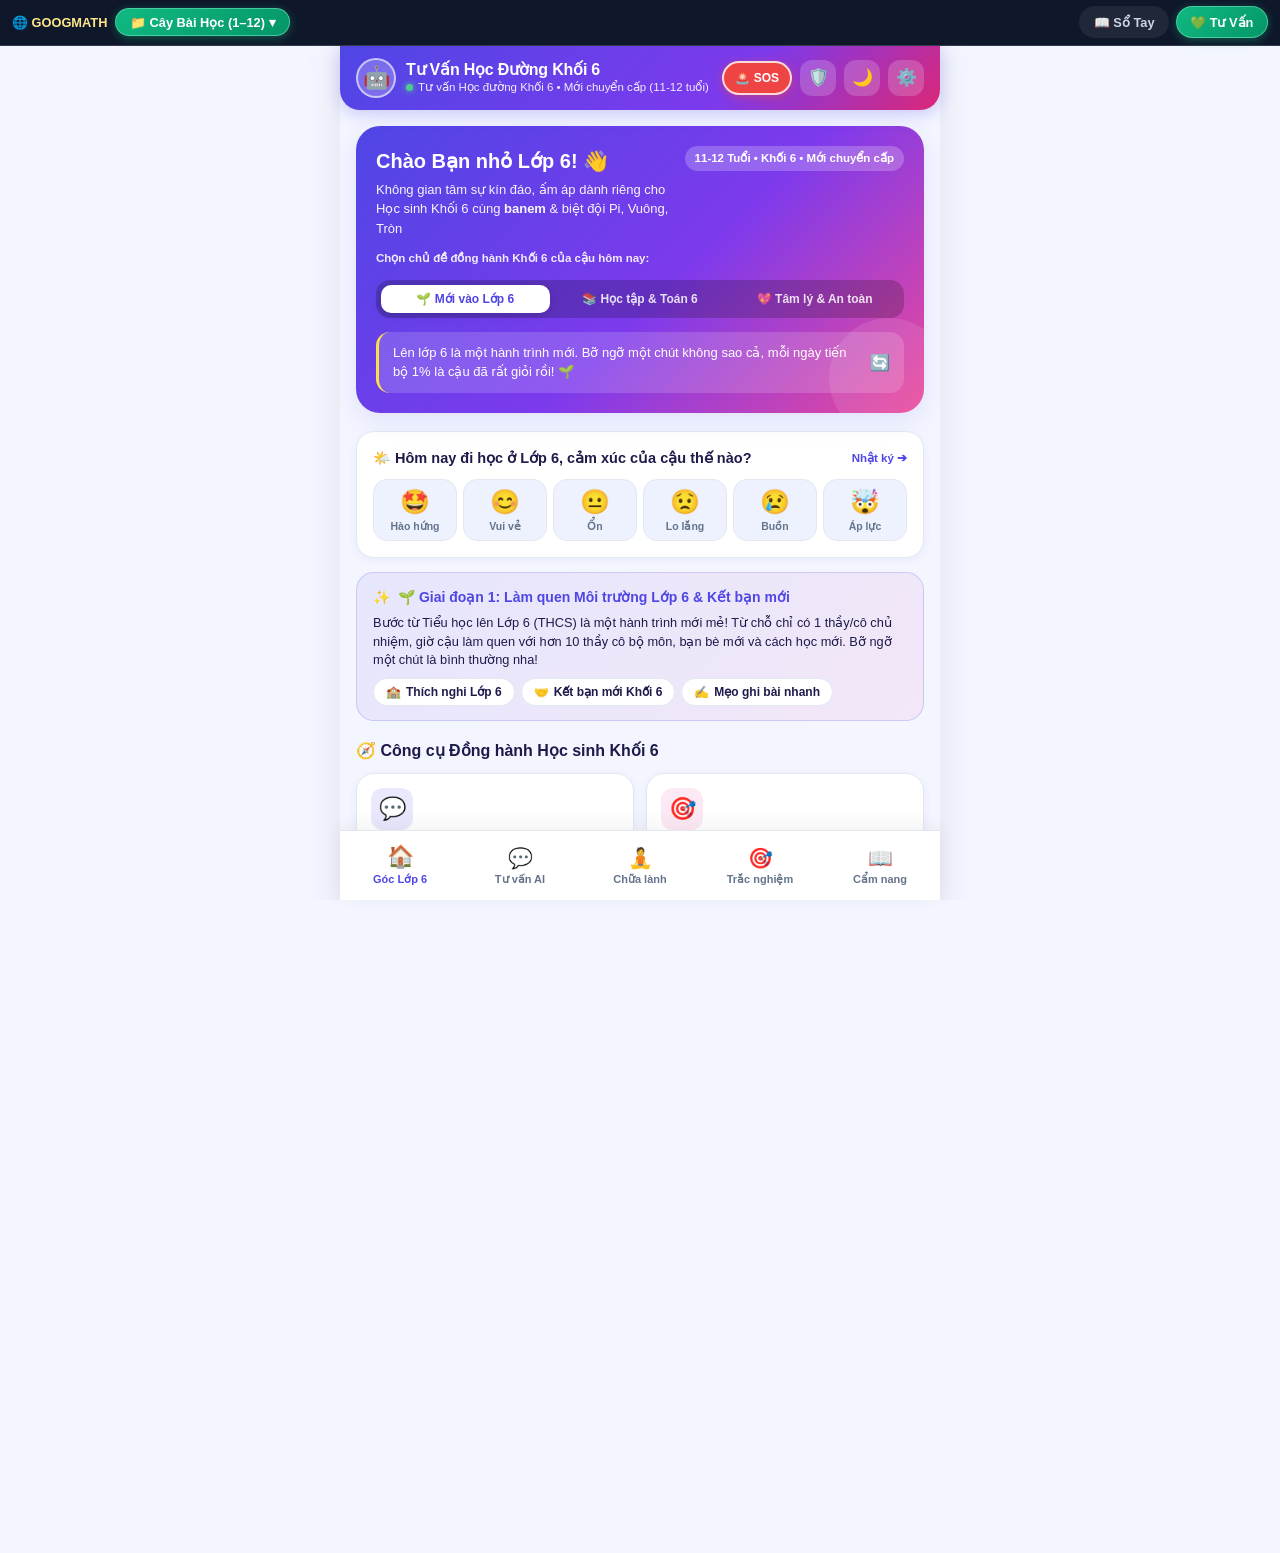
<file: tuvan.html>
<!DOCTYPE html>
<html lang="vi" data-theme="light">
<head>
  <meta charset="UTF-8" />
  <meta name="viewport" content="width=device-width, initial-scale=1.0, maximum-scale=1.0, user-scalable=no" />
  <meta name="theme-color" content="#4f46e5" />
  <meta name="description" content="GOOGMATH • Trợ lý AI Tư vấn Học đường Học sinh Khối 6 (11 - 12 tuổi) - Thầy Lý Hoàng Em" />
  <title>GOOGMATH • Tư Vấn Học Đường Học Sinh Khối 6 (Thầy Lý Hoàng Em)</title>
  <link rel="icon" href="data:image/svg+xml,<svg xmlns='http://www.w3.org/2000/svg' viewBox='0 0 100 100'><text y='.9em' font-size='90'>💚</text></svg>" />
  <link rel="stylesheet" href="./css/tuvan.css" />
</head>
<body>
  <!-- Thanh điều hướng tích hợp GOOGMATH (Cây thư mục thu gọn mặc định, nháy chuột mới hiện) -->
  <nav class="googmath-top-nav" style="justify-content:space-between; padding:0.4rem 0.75rem; position:relative; z-index:1200;">
    <div style="display:flex; align-items:center; gap:0.5rem; position:relative;">
      <a href="index.html" style="font-size:0.8rem; color:#fde68a; font-weight:800; text-decoration:none;">🌐 GOOGMATH</a>
      <button type="button" class="googmath-nav-tab active" style="cursor:pointer;" onclick="const p=document.getElementById('tuvan-nav-panel'); if(p) p.style.display = p.style.display==='block' ? 'none' : 'block'; event.stopPropagation();">
        📁 Cây Bài Học (1–12) ▾
      </button>
      <div id="tuvan-nav-panel" onclick="event.stopPropagation()" style="display:none; position:fixed; top:44px; left:8px; width:min(520px, calc(100vw - 16px)); max-height:80vh; overflow-y:auto; background:#0f172a; border:1px solid rgba(147,197,253,0.4); border-radius:14px; padding:0.75rem; box-shadow:0 16px 36px rgba(0,0,0,0.75); z-index:2000;">
        <div style="display:flex; justify-content:space-between; align-items:center; margin-bottom:0.5rem; padding-bottom:0.4rem; border-bottom:1px solid rgba(255,255,255,0.1);">
          <span style="font-size:0.78rem; font-weight:800; color:#fde68a;">🗄️ CÂY THƯ MỤC TOÁN 6</span>
          <button type="button" onclick="document.getElementById('tuvan-nav-panel').style.display='none'" style="background:rgba(255,255,255,0.1); border:none; color:#fff; border-radius:6px; padding:2px 8px; font-size:0.74rem; cursor:pointer;">✖ Đóng</button>
        </div>
        <details style="margin-bottom:0.5rem; background:rgba(30,41,59,0.75); border-radius:10px; padding:0.45rem 0.65rem; border:1px solid rgba(255,255,255,0.1);">
          <summary style="cursor:pointer; font-size:0.82rem; font-weight:800; color:#93c5fd;">📁 Chương I: Tập hợp các số tự nhiên (Bài 1 – 7)</summary>
          <div style="display:flex; flex-direction:column; gap:0.3rem; margin-top:0.45rem; padding-left:0.65rem; border-left:1.5px solid rgba(148,163,184,0.35);">
            <a href="bai1.html" class="googmath-nav-tab">📄 Bài 1: Tập hợp</a>
            <a href="bai2.html" class="googmath-nav-tab">📄 Bài 2: Cách ghi số tự nhiên</a>
            <a href="bai3.html" class="googmath-nav-tab">📄 Bài 3: Thứ tự trong ℕ</a>
            <a href="bai4.html" class="googmath-nav-tab">📄 Bài 4: Phép cộng &amp; Phép trừ</a>
            <a href="bai5.html" class="googmath-nav-tab">📄 Bài 5: Phép nhân &amp; Phép chia</a>
            <a href="bai6.html" class="googmath-nav-tab">📄 Bài 6: Lũy thừa với số mũ tự nhiên</a>
            <a href="bai7.html" class="googmath-nav-tab">📄 Bài 7: Thứ tự thực hiện phép tính</a>
          </div>
        </details>
        <details style="background:rgba(30,41,59,0.75); border-radius:10px; padding:0.45rem 0.65rem; border:1px solid rgba(255,255,255,0.1);">
          <summary style="cursor:pointer; font-size:0.82rem; font-weight:800; color:#f472b6;">📁 Chương II: Tính chia hết trong ℕ (Bài 8 – 12)</summary>
          <div style="display:flex; flex-direction:column; gap:0.3rem; margin-top:0.45rem; padding-left:0.65rem; border-left:1.5px solid rgba(148,163,184,0.35);">
            <a href="bai8.html" class="googmath-nav-tab">📄 Bài 8: Quan hệ chia hết &amp; Tính chất</a>
            <a href="bai9.html" class="googmath-nav-tab">📄 Bài 9: Dấu hiệu chia hết</a>
            <a href="bai10.html" class="googmath-nav-tab">📄 Bài 10: Số nguyên tố</a>
            <a href="index.html" class="googmath-nav-tab">📄 Bài 11: Ước chung &amp; ƯCLN</a>
            <a href="bai12.html" class="googmath-nav-tab">📄 Bài 12: Bội chung &amp; BCNN</a>
          </div>
        </details>
      </div>
    </div>
    <div style="display:flex; gap:0.4rem; align-items:center;">
      <a href="sotay.html" class="googmath-nav-tab">📖 Sổ Tay</a>
      <a href="tuvan.html" class="googmath-nav-tab active">💚 Tư Vấn</a>
    </div>
  </nav>
  <script>document.addEventListener('click',()=>{const p=document.getElementById('tuvan-nav-panel');if(p)p.style.display='none';});</script>

  <div class="app-container">
    <!-- Top Header -->
    <header class="app-header">
      <div class="brand-info" onclick="switchTab('home')">
        <div class="brand-avatar">🤖</div>
        <div class="brand-text">
          <h1>Tư Vấn Học Đường Khối 6</h1>
          <p id="header-subtitle"><span class="status-dot"></span> Đồng hành Học sinh Lớp 6 (11 - 12 tuổi)</p>
        </div>
      </div>

      <div class="header-actions">
        <button class="sos-top-btn" onclick="openModal('modal-sos')" title="Hỗ trợ khẩn cấp 24/7">
          <span>🚨</span> <span>SOS</span>
        </button>
        <button class="icon-btn" onclick="openModal('modal-admin')" title="Bảng Quản trị Giáo viên - Thầy Lý Hoàng Em">
          🛡️
        </button>
        <button id="btn-theme-toggle" class="icon-btn" onclick="toggleTheme()" title="Đổi giao diện Sáng/Tối">
          🌙
        </button>
        <button class="icon-btn" onclick="openModal('modal-settings')" title="Cài đặt Hồ sơ Học sinh Lớp 6 & AI">
          ⚙️
        </button>
      </div>
    </header>

    <!-- Main View Content -->
    <main class="main-content">
      <!-- TAB 1: HOME -->
      <section id="tab-home" class="tab-panel active">
        <!-- Hero Welcome Card -->
        <div class="hero-card">
          <div class="hero-top">
            <div class="hero-greeting">
              <h2>Chào <span id="hero-name">Bạn nhỏ Lớp 6</span>! 👋</h2>
              <p>Không gian tâm sự kín đáo, ấm áp dành riêng cho Học sinh Khối 6 cùng <strong>banem</strong> &amp; biệt đội Pi, Vuông, Tròn</p>
            </div>
            <span id="hero-grade-badge" style="background:rgba(255,255,255,0.22);padding:4px 10px;border-radius:99px;font-size:11.5px;font-weight:700;white-space:nowrap;">
              11-12 Tuổi • Khối 6
            </span>
          </div>

          <!-- 3 Giai đoạn / Trọng tâm Tư vấn Khối 6 -->
          <div style="font-size:11.5px;opacity:0.9;font-weight:600;">Chọn chủ đề đồng hành Khối 6 của cậu hôm nay:</div>
          <div class="age-pill-selector">
            <button class="age-pill active" data-age="61" onclick="selectAge(61)">🌱 Mới vào Lớp 6</button>
            <button class="age-pill" data-age="62" onclick="selectAge(62)">📚 Học tập &amp; Toán 6</button>
            <button class="age-pill" data-age="63" onclick="selectAge(63)">💖 Tâm lý &amp; An toàn</button>
          </div>

          <div class="daily-quote-box">
            <span id="daily-quote-text">"Lên lớp 6 là một hành trình mới. Bỡ ngỡ một chút không sao cả, mỗi ngày tiến bộ 1% là cậu đã rất giỏi rồi! 🌱"</span>
            <button onclick="refreshDailyQuote()" style="background:transparent;border:none;color:#fff;font-size:16px;cursor:pointer;" title="Đổi thông điệp tích cực">🔄</button>
          </div>
        </div>

        <!-- Quick Mood Check-In -->
        <div class="card">
          <div style="display:flex;justify-content:space-between;align-items:center;">
            <strong style="font-size:14.5px;">🌤️ Hôm nay đi học ở Lớp 6, cảm xúc của cậu thế nào?</strong>
            <span style="font-size:11.5px;color:var(--primary);cursor:pointer;font-weight:600;" onclick="switchTab('mood')">Nhật ký ➔</span>
          </div>
          <div class="mood-row">
            <button class="mood-btn" data-score="6" onclick="quickMoodCheckIn(6, '🤩', 'Hào hứng')">
              <span class="emoji">🤩</span>
              <span class="label">Hào hứng</span>
            </button>
            <button class="mood-btn" data-score="5" onclick="quickMoodCheckIn(5, '😊', 'Vui vẻ')">
              <span class="emoji">😊</span>
              <span class="label">Vui vẻ</span>
            </button>
            <button class="mood-btn" data-score="3" onclick="quickMoodCheckIn(3, '😐', 'Bình thường')">
              <span class="emoji">😐</span>
              <span class="label">Ổn</span>
            </button>
            <button class="mood-btn" data-score="2" onclick="quickMoodCheckIn(2, '😟', 'Lo lắng')">
              <span class="emoji">😟</span>
              <span class="label">Lo lắng</span>
            </button>
            <button class="mood-btn" data-score="1" onclick="quickMoodCheckIn(1, '😢', 'Buồn bã')">
              <span class="emoji">😢</span>
              <span class="label">Buồn</span>
            </button>
            <button class="mood-btn" data-score="1" onclick="quickMoodCheckIn(1, '🤯', 'Áp lực')">
              <span class="emoji">🤯</span>
              <span class="label">Áp lực</span>
            </button>
          </div>
          <div id="home-mood-feedback" style="display:none;margin-top:10px;padding:10px 12px;border-radius:12px;background:var(--bg-subtle);font-size:12.8px;"></div>
        </div>

        <!-- Dynamic Focus Card for Grade 6 -->
        <div class="age-focus-card">
          <div class="age-focus-header">
            <span>✨</span>
            <span id="age-focus-title">🌱 Giai đoạn 1: Làm quen Môi trường Lớp 6 &amp; Kết bạn mới</span>
          </div>
          <p id="age-focus-summary" style="font-size:12.8px;color:var(--text-main);line-height:1.45;"></p>
          <div id="age-focus-tags" class="age-focus-tags"></div>
        </div>

        <!-- Feature Shortcuts -->
        <div class="section-title">
          <span>🧭 Công cụ Đồng hành Học sinh Khối 6</span>
        </div>
        <div class="feature-grid">
          <div class="feature-item" onclick="switchTab('chat')">
            <div class="feature-icon" style="background:rgba(79,70,229,0.12);color:#4f46e5;">💬</div>
            <h3>Tâm sự cùng AI banem</h3>
            <p>Gỡ rối chuyện lớp 6, cách học Toán 6, tình bạn &amp; gia đình 24/7.</p>
          </div>

          <div class="feature-item" onclick="switchTab('quiz')">
            <div class="feature-icon" style="background:rgba(236,72,153,0.12);color:#ec4899;">🎯</div>
            <h3>Khám phá Thế mạnh Lớp 6</h3>
            <p>Trắc nghiệm năng khiếu Khối 6, phong cách học VARK &amp; đo mức độ thích nghi.</p>
          </div>

          <div class="feature-item" onclick="switchTab('mood');switchMoodSubTab('relax')">
            <div class="feature-icon" style="background:rgba(6,182,212,0.12);color:#06b6d4;">🧘</div>
            <h3>Trạm Chữa lành &amp; Thở 4-7-8</h3>
            <p>Giảm hồi hộp trước giờ kiểm tra 15p/giữa kỳ &amp; đồng hồ Pomodoro 25p.</p>
          </div>

          <div class="feature-item" onclick="switchTab('handbook')">
            <div class="feature-icon" style="background:rgba(16,185,129,0.12);color:#10b981;">📖</div>
            <h3>Cẩm nang Tình huống Lớp 6</h3>
            <p>Bí kíp vượt bỡ ngỡ chuyển cấp, tự vệ chống bắt nạt &amp; tuổi dậy thì 11-12.</p>
          </div>
        </div>

        <!-- Hộp thư Tư vấn Trực tiếp cùng Thầy Lý Hoàng Em -->
        <div class="card" style="border:1.5px solid rgba(79,70,229,0.28);background:linear-gradient(135deg, rgba(79,70,229,0.05), rgba(236,72,153,0.06));">
          <div style="display:flex;align-items:center;gap:10px;margin-bottom:8px;">
            <div style="width:42px;height:42px;border-radius:12px;background:linear-gradient(135deg,#4f46e5,#ec4899);color:#fff;display:flex;align-items:center;justify-content:center;font-size:21px;flex-shrink:0;">
              👨‍🏫
            </div>
            <div>
              <h3 style="font-size:14.5px;font-weight:800;color:var(--primary);">Kết nối Trực tiếp Giáo viên Tư vấn Khối 6</h3>
              <p style="font-size:12px;color:var(--text-muted);">Thầy <strong>Lý Hoàng Em</strong> • Giáo viên Toán 6 &amp; Tư vấn Học đường</p>
            </div>
          </div>
          <p style="font-size:12.5px;color:var(--text-main);margin-bottom:10px;line-height:1.45;">
            Nếu em có tâm sự khó nói, gặp bài Toán 6 chưa hiểu hoặc cần thầy hỗ trợ trực tiếp tại trường, hãy gửi tin nhắn hoặc gọi cho <strong>Thầy Lý Hoàng Em</strong> nhé:
          </p>

          <div style="display:grid;grid-template-columns:1fr 1fr;gap:8px;margin-bottom:10px;">
            <a href="tel:0919613350" class="btn-primary" style="text-decoration:none;font-size:12.5px;padding:9px 10px;background:linear-gradient(135deg,#10b981,#059669);">
              📞 ĐT/Zalo: 0919613350
            </a>
            <a href="mailto:lyhoang2908@gmail.com?subject=Tu%20van%20Hoc%20duong%20Khoi%206%20-%20GOOGMATH" class="btn-secondary" style="text-decoration:none;font-size:12.5px;padding:9px 10px;text-align:center;border-color:var(--primary);color:var(--primary);font-weight:700;">
              ✉️ Email Thầy Hoàng Em
            </a>
          </div>

          <div style="background:var(--bg-card);padding:10px 12px;border-radius:12px;border:1px solid var(--border-color);">
            <div style="font-size:12px;font-weight:700;margin-bottom:4px;">💌 Gửi Hộp thư Tâm sự Nhanh tới Thầy Lý Hoàng Em:</div>
            <div style="display:grid;grid-template-columns:1fr 1fr;gap:6px;">
              <input type="text" id="mail-student-info" class="input-field" style="padding:8px 10px;font-size:12.5px;" placeholder="Tên hoặc Lớp (VD: An - 6A1)..." />
              <input type="tel" id="mail-student-phone" class="input-field" style="padding:8px 10px;font-size:12.5px;" placeholder="SĐT liên hệ (nếu có)..." />
            </div>
            <textarea id="mail-student-content" rows="2" class="textarea-field" style="padding:8px 10px;font-size:12.5px;" placeholder="Nhập điều em muốn chia sẻ hoặc nhờ thầy Lý Hoàng Em tư vấn..."></textarea>
            <button class="btn-primary" style="width:100%;margin-top:8px;padding:9px;font-size:12.5px;" onclick="sendCounselingEmail()">
              🚀 Gửi Tâm Sự Tới Thầy Lý Hoàng Em
            </button>
          </div>
        </div>
      </section>

      <!-- TAB 2: AI COUNSELOR CHAT -->
      <section id="tab-chat" class="tab-panel">
        <div class="chat-wrapper">
          <div class="chat-toolbar">
            <div class="persona-switch">
              <button class="persona-btn active" data-persona="may" onclick="selectPersona('may')">
                🤖 Bạn đồng hành banem (Mình - Cậu)
              </button>
              <button class="persona-btn" data-persona="expert" onclick="selectPersona('expert')">
                👩‍🏫 Chuyên gia Khối 6 (Thầy/Cô - Em)
              </button>
            </div>
            <button class="btn-secondary" style="padding:6px 10px;font-size:11.5px;" onclick="clearChatHistory()" title="Xóa lịch sử trò chuyện">
              🗑️ Mới
            </button>
          </div>

          <!-- Quick Prompts tailored to Grade 6 -->
          <div id="chat-quick-prompts" class="chat-quick-prompts"></div>

          <!-- Messages Container -->
          <div id="chat-messages" class="chat-messages"></div>

          <!-- Input Bar -->
          <div class="chat-input-bar">
            <input
              type="text"
              id="chat-input"
              placeholder="Nhập tâm sự của cậu ở Lớp 6 (bài vở, Toán 6, bạn bè, gia đình)..."
              autocomplete="off"
            />
            <button class="send-btn" onclick="sendChatMessage()" title="Gửi tin nhắn">➤</button>
          </div>
        </div>
      </section>

      <!-- TAB 3: MOOD TRACKER & HEALING -->
      <section id="tab-mood" class="tab-panel">
        <div class="sub-tabs">
          <button class="sub-tab-btn active" data-sub="diary" onclick="switchMoodSubTab('diary')">📔 Nhật ký Cảm xúc</button>
          <button class="sub-tab-btn" data-sub="relax" onclick="switchMoodSubTab('relax')">🌬️ Thở 4-7-8</button>
          <button class="sub-tab-btn" data-sub="focus" onclick="switchMoodSubTab('focus')">⏱️ Pomodoro &amp; Vũ trụ</button>
        </div>

        <!-- Sub-panel 1: Mood Diary -->
        <div id="mood-sub-diary" class="mood-subpanel">
          <!-- PIN Lock View -->
          <div id="diary-locked-view" class="card" style="display:none;text-align:center;padding:28px 16px;">
            <div style="font-size:42px;margin-bottom:8px;">🔒</div>
            <h3>Nhật ký Riêng tư Lớp 6 đang khóa</h3>
            <p style="font-size:13px;color:var(--text-muted);margin:6px 0 14px;">Nhập mã PIN cá nhân của cậu để mở Nhật ký cảm xúc nhé.</p>
            <input type="password" id="pin-unlock-input" class="input-field" style="max-width:180px;text-align:center;margin:0 auto 12px;display:block;" placeholder="Nhập mã PIN..." maxlength="6" />
            <button class="btn-primary" onclick="unlockDiaryWithPin()">🔓 Mở khóa Nhật ký</button>
          </div>

          <!-- Unlocked Diary View -->
          <div id="diary-unlocked-view">
            <div class="card">
              <h3 style="font-size:15.5px;margin-bottom:6px;">✍️ Ghi lại cảm xúc đi học Lớp 6 hôm nay</h3>
              <div id="diary-mood-picker" class="mood-row" style="margin-bottom:12px;">
                <button class="mood-btn" data-score="6" onclick="selectDiaryMood(6, '🤩', 'Hào hứng')">
                  <span class="emoji">🤩</span><span class="label">Hào hứng</span>
                </button>
                <button class="mood-btn selected" data-score="5" onclick="selectDiaryMood(5, '😊', 'Vui vẻ')">
                  <span class="emoji">😊</span><span class="label">Vui vẻ</span>
                </button>
                <button class="mood-btn" data-score="3" onclick="selectDiaryMood(3, '😐', 'Bình thường')">
                  <span class="emoji">😐</span><span class="label">Ổn</span>
                </button>
                <button class="mood-btn" data-score="2" onclick="selectDiaryMood(2, '😟', 'Lo lắng')">
                  <span class="emoji">😟</span><span class="label">Lo lắng</span>
                </button>
                <button class="mood-btn" data-score="1" onclick="selectDiaryMood(1, '😢', 'Buồn bã')">
                  <span class="emoji">😢</span><span class="label">Buồn</span>
                </button>
                <button class="mood-btn" data-score="1" onclick="selectDiaryMood(1, '🤯', 'Áp lực')">
                  <span class="emoji">🤯</span><span class="label">Áp lực</span>
                </button>
              </div>

              <label style="font-size:12.5px;font-weight:700;">Điều gì ảnh hưởng đến cảm xúc của cậu nhất hôm nay?</label>
              <select id="diary-reason" class="input-field" style="margin-bottom:10px;">
                <option value="Học tập & Điểm số Lớp 6">📚 Học tập, môn Toán 6 &amp; Điểm số</option>
                <option value="Môi trường mới Lớp 6">🏫 Thích nghi môi trường mới Lớp 6</option>
                <option value="Bạn bè trên lớp">🤝 Tình bạn &amp; Quan hệ trên lớp</option>
                <option value="Gia đình & Bố mẹ">🏠 Gia đình &amp; Bố mẹ</option>
                <option value="Sức khỏe & Tuổi dậy thì">🌱 Sức khỏe &amp; Tuổi dậy thì 11-12</option>
              </select>

              <label style="font-size:12.5px;font-weight:700;">Nhật ký nhỏ của cậu (Lưu bảo mật trên máy):</label>
              <textarea id="diary-note" rows="3" class="textarea-field" placeholder="Hôm nay ở lớp 6 có chuyện gì vui hay điều gì làm cậu suy nghĩ..."></textarea>

              <button class="btn-primary" style="width:100%;margin-top:12px;" onclick="saveMoodEntry()">
                💾 Lưu vào Nhật ký Cảm xúc
              </button>
            </div>

            <div class="card">
              <h3 style="font-size:15px;margin-bottom:4px;">📊 Biểu đồ Cảm xúc 7 lần gần nhất</h3>
              <div id="mood-chart-box" class="mood-chart"></div>
            </div>

            <div class="card">
              <h3 style="font-size:15px;margin-bottom:6px;">🕰️ Lịch sử Nhật ký của cậu</h3>
              <div id="mood-history-list"></div>
            </div>
          </div>
        </div>

        <!-- Sub-panel 2: Breathing 4-7-8 & Ambient Sound -->
        <div id="mood-sub-relax" class="mood-subpanel" style="display:none;">
          <div class="card breathing-box">
            <span class="quiz-badge" style="background:rgba(6,182,212,0.15);color:#0891b2;">Phương pháp Khoa học Thần kinh</span>
            <h3 style="font-size:17px;margin-top:6px;">Nhịp thở 4 - 7 - 8 Giảm Hồi Hộp &amp; Căng Thẳng</h3>
            <p style="font-size:13px;color:var(--text-muted);margin-top:4px;">
              Giúp làm dịu nhịp tim nhanh chóng khi cậu đang hồi hộp trước giờ kiểm tra 15 phút, thi Giữa kỳ/Cuối kỳ Lớp 6 hoặc khi đang buồn giận.
            </p>

            <div class="breath-circle-wrap">
              <div id="breath-circle" class="breath-circle">
                <span id="breath-status-text">Sẵn sàng<br>thư giãn</span>
              </div>
            </div>

            <div style="display:flex;flex-direction:column;gap:10px;max-width:280px;margin:0 auto;">
              <button id="btn-start-breath" class="btn-primary" onclick="toggleBreathing()">▶️ Bắt đầu Hít thở 4-7-8</button>
              <button id="btn-ambient-sound" class="btn-secondary" onclick="toggleAmbientSound()">🌧️ Bật tiếng mưa &amp; sóng thư giãn (Offline)</button>
            </div>
          </div>
        </div>

        <!-- Sub-panel 3: Pomodoro & Worry Box -->
        <div id="mood-sub-focus" class="mood-subpanel" style="display:none;">
          <div class="card" style="text-align:center;">
            <span class="quiz-badge" style="background:rgba(79,70,229,0.12);color:var(--primary);">Tập trung Học bài Lớp 6</span>
            <h3 style="font-size:16.5px;margin-top:6px;">🍅 Đồng hồ Pomodoro Học Tập Khối 6</h3>
            <p style="font-size:12.5px;color:var(--text-muted);">Học tập trung sâu 25 phút không chạm điện thoại để giải xong bài tập Toán 6, sau đó nghỉ ngơi 5 phút.</p>
            <div id="pomo-timer-display" style="font-size:44px;font-weight:800;color:var(--primary);margin:14px 0;font-variant-numeric:tabular-nums;">
              25:00
            </div>
            <div style="display:flex;gap:8px;justify-content:center;flex-wrap:wrap;">
              <button id="btn-pomo-toggle" class="btn-primary" onclick="togglePomodoro()">▶️ Bắt đầu</button>
              <button class="btn-secondary" onclick="resetPomodoro(25)">25p Học</button>
              <button class="btn-secondary" onclick="resetPomodoro(5)">5p Nghỉ</button>
            </div>
          </div>

          <div class="card">
            <h3 style="font-size:15.5px;margin-bottom:4px;">🌌 Hộp thư "Gửi nỗi buồn vào Vũ trụ"</h3>
            <p style="font-size:12.5px;color:var(--text-muted);margin-bottom:8px;">
              Nếu có điều gì ở lớp 6 làm cậu ấm ức hay mệt mỏi mà không muốn lưu lại, hãy viết ra đây rồi bấm nút để nó tan biến thành bụi sao nhé!
            </p>
            <textarea id="worry-box-input" rows="3" class="textarea-field" placeholder="Viết hết những áp lực, bực dọc của cậu vào đây..."></textarea>
            <button class="btn-primary" style="width:100%;margin-top:10px;background:linear-gradient(135deg,#ec4899,#8b5cf6);" onclick="releaseWorryToUniverse()">
              ✨ Hóa tan nỗi buồn thành bụi sao
            </button>
          </div>
        </div>
      </section>

      <!-- TAB 4: QUIZZES FOR GRADE 6 -->
      <section id="tab-quiz" class="tab-panel">
        <div id="quiz-list-view">
          <div style="margin-bottom:12px;">
            <h2 style="font-size:18px;font-weight:800;">🎯 Trắc nghiệm Tâm lý &amp; Khám phá Bản thân Khối 6</h2>
            <p style="font-size:13px;color:var(--text-muted);">Khám phá thế mạnh học tập ở Lớp 6, tìm phong cách học nhanh nhớ lâu (VARK) và kiểm tra mức độ thích nghi đầu cấp THCS.</p>
          </div>
          <div id="quiz-cards-container"></div>
        </div>

        <div id="quiz-play-view" style="display:none;">
          <div id="quiz-play-content" class="card"></div>
        </div>
      </section>

      <!-- TAB 5: HANDBOOK & LIFE SKILLS FOR GRADE 6 -->
      <section id="tab-handbook" class="tab-panel">
        <div style="margin-bottom:10px;">
          <h2 style="font-size:18px;font-weight:800;">📖 Cẩm nang Tình huống Học sinh Khối 6 (11 - 12 tuổi)</h2>
          <p style="font-size:13px;color:var(--text-muted);">Kỹ năng giải quyết tình huống thực tế dành riêng cho học sinh Lớp 6 mới bước vào trường THCS.</p>
        </div>

        <div id="handbook-filter-bar" class="sub-tabs">
          <button class="sub-tab-btn active" data-agefilter="all" onclick="filterHandbook('all')">Tất cả</button>
          <button class="sub-tab-btn" data-agefilter="61" onclick="filterHandbook('61')">🌱 Thích nghi L6</button>
          <button class="sub-tab-btn" data-agefilter="62" onclick="filterHandbook('62')">📚 Học tập &amp; Toán 6</button>
          <button class="sub-tab-btn" data-agefilter="63" onclick="filterHandbook('63')">🛡️ Tâm lý &amp; An toàn</button>
        </div>

        <div id="handbook-list"></div>
      </section>
    </main>

    <!-- Bottom Navigation -->
    <nav class="bottom-nav">
      <button class="nav-item active" data-tab="home" onclick="switchTab('home')">
        <span class="nav-icon">🏠</span>
        <span>Góc Lớp 6</span>
      </button>
      <button class="nav-item" data-tab="chat" onclick="switchTab('chat')">
        <span class="nav-icon">💬</span>
        <span>Tư vấn AI</span>
      </button>
      <button class="nav-item" data-tab="mood" onclick="switchTab('mood')">
        <span class="nav-icon">🧘</span>
        <span>Chữa lành</span>
      </button>
      <button class="nav-item" data-tab="quiz" onclick="switchTab('quiz')">
        <span class="nav-icon">🎯</span>
        <span>Trắc nghiệm</span>
      </button>
      <button class="nav-item" data-tab="handbook" onclick="switchTab('handbook')">
        <span class="nav-icon">📖</span>
        <span>Cẩm nang</span>
      </button>
    </nav>
  </div>

  <!-- MODAL SOS KHẨN CẤP -->
  <div id="modal-sos" class="modal-backdrop">
    <div class="modal-sheet">
      <div class="modal-header">
        <h3 style="color:#ef4444;">🚨 Hỗ Trợ &amp; Bảo Vệ Khẩn Cấp Học Sinh Lớp 6 (SOS)</h3>
        <button class="btn-secondary" style="padding:4px 10px;" onclick="closeModal('modal-sos')">Đóng</button>
      </div>
      <div class="sos-card">
        <p style="font-size:13.5px;font-weight:700;">Cậu đang gặp nguy hiểm, bị bắt nạt học đường, bị đe dọa trên mạng hoặc rơi vào khủng hoảng tâm lý?</p>
        <p style="font-size:12.5px;margin-top:4px;">Đừng sợ hãi! Hãy bấm gọi ngay các đường dây bảo vệ trẻ em và thầy giáo tư vấn hoàn toàn miễn phí dưới đây:</p>
        <a href="tel:111" class="call-link-btn">
          <span>📞 Tổng đài Quốc gia Bảo vệ Trẻ em (24/7)</span>
          <span style="font-size:16px;">Gọi 111</span>
        </a>
        <a href="tel:0919613350" class="call-link-btn" style="background:#059669;">
          <span>👨‍🏫 Gọi Thầy Lý Hoàng Em - Tư vấn Học đường (0919613350)</span>
          <span>Gọi ngay ➔</span>
        </a>
        <a href="mailto:lyhoang2908@gmail.com?subject=Can%20Ho%20Tro%20Tam%20Ly%20Hoc%20Duong%20Khoi%206" class="call-link-btn" style="background:#7c3aed;">
          <span>✉️ Email Thầy Lý Hoàng Em (lyhoang2908@gmail.com)</span>
          <span>Gửi thư ➔</span>
        </a>
        <a href="tel:0963061414" class="call-link-btn" style="background:#0284c7;">
          <span>💙 Đường dây nóng Ngày Mai (Sức khỏe tinh thần)</span>
          <span>Gọi ngay</span>
        </a>
        <div id="trusted-contact-box"></div>
      </div>

      <div class="card" style="margin-bottom:0;">
        <h4 style="font-size:14px;margin-bottom:6px;">🛡️ Quy tắc An toàn 3 Bước cho Học sinh Khối 6:</h4>
        <ul style="font-size:12.8px;padding-left:18px;line-height:1.55;">
          <li><strong>Bước 1:</strong> Rời khỏi khu vực nguy hiểm hoặc ngắt kết nối với kẻ đe dọa trên mạng (chụp màn hình lưu bằng chứng).</li>
          <li><strong>Bước 2:</strong> Tìm đến nơi có người lớn đáng tin cậy (Phòng bảo vệ trường, Phòng Tư vấn học đường, Giáo viên chủ nhiệm Lớp 6, Bố mẹ).</li>
          <li><strong>Bước 3:</strong> Hít thở sâu 4-7-8 và nhớ rằng việc lên tiếng tìm sự giúp đỡ là quyền được bảo vệ hợp pháp của cậu!</li>
        </ul>
      </div>
    </div>
  </div>

  <!-- MODAL CÀI ĐẶT HỒ SƠ & GEMINI AI -->
  <div id="modal-settings" class="modal-backdrop">
    <div class="modal-sheet">
      <div class="modal-header">
        <h3>⚙️ Hồ Sơ Học Sinh Lớp 6 &amp; Cài Đặt AI</h3>
        <button class="btn-secondary" style="padding:4px 10px;" onclick="closeModal('modal-settings')">Đóng</button>
      </div>

      <div style="display:flex;flex-direction:column;gap:12px;">
        <div>
          <label style="font-size:12.5px;font-weight:700;">Tên hoặc Biệt danh của cậu (Đồng bộ với Game Toán 6):</label>
          <input type="text" id="set-student-name" class="input-field" placeholder="VD: Nguyễn Minh An - 6A1..." />
        </div>

        <div>
          <label style="font-size:12.5px;font-weight:700;">Chủ đề Khối 6 cậu quan tâm nhất:</label>
          <select id="set-student-age" class="input-field">
            <option value="61">🌱 Giai đoạn 1: Mới vào Lớp 6 (Thích nghi &amp; Kết bạn)</option>
            <option value="62">📚 Giai đoạn 2: Học tập Lớp 6 &amp; Chinh phục Toán 6</option>
            <option value="63">💖 Giai đoạn 3: Tâm sinh lý Tuổi 11-12, Gia đình &amp; An toàn</option>
          </select>
        </div>

        <div>
          <label style="font-size:12.5px;font-weight:700;">Số điện thoại Bố/Mẹ hoặc GVCN Lớp 6 tin cậy (hiện ở nút SOS):</label>
          <input type="tel" id="set-parent-phone" class="input-field" placeholder="VD: 0912345678" />
        </div>

        <div>
          <label style="font-size:12.5px;font-weight:700;">Mã PIN khóa Nhật ký riêng tư (Để trống nếu không khóa):</label>
          <input type="password" id="set-diary-pin" class="input-field" maxlength="6" placeholder="VD: 1234" />
        </div>

        <div style="padding:12px;border-radius:12px;background:var(--bg-subtle);border:1px solid var(--border-color);">
          <label style="font-size:12.5px;font-weight:700;color:var(--primary);">🤖 Khóa kết nối Google Gemini AI (Tùy chọn):</label>
          <p style="font-size:11.5px;color:var(--text-muted);margin-top:2px;">
            Hệ thống đã tích hợp sẵn <strong>Bộ não Tư vấn Tâm lý Học đường Khối 6 &amp; Kết nối AI mặc định</strong>. Nếu muốn dùng khóa Gemini API riêng, hãy nhập tại đây:
          </p>
          <input type="password" id="set-gemini-key" class="input-field" placeholder="AIzaSy... (Để trống để dùng mặc định)" />
        </div>

        <button class="btn-primary" style="width:100%;" onclick="saveAppSettings()">💾 Lưu Cài Đặt Hồ Sơ</button>
      </div>
    </div>
  </div>

  <!-- MODAL QUẢN TRỊ VIÊN (THẦY LÝ HOÀNG EM) -->
  <div id="modal-admin" class="modal-backdrop">
    <div class="modal-sheet" style="max-width:520px;">
      <div class="modal-header">
        <h3>🛡️ Quản Trị Tư Vấn Khối 6 - Thầy Lý Hoàng Em</h3>
        <button class="btn-secondary" style="padding:4px 10px;" onclick="closeModal('modal-admin')">Đóng</button>
      </div>

      <!-- Màn hình đăng nhập Quản trị -->
      <div id="admin-login-box" style="text-align:center;padding:12px 0;">
        <p style="font-size:13px;color:var(--text-muted);margin-bottom:10px;">
          Khu vực dành riêng cho <strong>Thầy Lý Hoàng Em</strong> để giám sát dữ liệu tâm sự của học sinh Khối 6 và kịp thời hỗ trợ các ca cần giúp đỡ.
        </p>
        <input type="password" id="admin-pass-input" class="input-field" style="max-width:260px;text-align:center;margin:0 auto 12px;display:block;" placeholder="Nhập mật khẩu quản trị..." />
        <button class="btn-primary" onclick="loginAdminDashboard()">🔓 Đăng Nhập Quản Trị</button>
      </div>

      <!-- Bảng điều khiển Quản trị sau khi đăng nhập -->
      <div id="admin-dashboard-box" style="display:none;">
        <div style="background:var(--bg-subtle);padding:10px 12px;border-radius:12px;font-size:12px;margin-bottom:12px;border-left:3px solid var(--primary);">
          <div><strong>👤 Quản trị viên:</strong> Thầy Lý Hoàng Em • Tư vấn Học đường Khối 6</div>
          <div><strong>📧 Email:</strong> lyhoang2908@gmail.com | <strong>📞 ĐT:</strong> 0919613350</div>
          <div id="admin-sync-status" style="color:var(--success);font-weight:700;margin-top:3px;">🟢 Đang đồng bộ dữ liệu thời gian thực (Cloud + Thiết bị)</div>
        </div>

        <!-- Thống kê nhanh -->
        <div style="display:grid;grid-template-columns:repeat(3,1fr);gap:8px;margin-bottom:12px;text-align:center;">
          <div style="background:var(--bg-subtle);padding:8px;border-radius:12px;">
            <div id="stat-total-logs" style="font-size:20px;font-weight:800;color:var(--primary);">0</div>
            <div style="font-size:11px;color:var(--text-muted);">Tổng tin nhắn</div>
          </div>
          <div style="background:rgba(239,68,68,0.12);padding:8px;border-radius:12px;">
            <div id="stat-urgent-logs" style="font-size:20px;font-weight:800;color:#ef4444;">0</div>
            <div style="font-size:11px;color:#ef4444;font-weight:700;">🚨 Khẩn cấp</div>
          </div>
          <div style="background:rgba(245,158,11,0.14);padding:8px;border-radius:12px;">
            <div id="stat-warn-logs" style="font-size:20px;font-weight:800;color:#d97706;">0</div>
            <div style="font-size:11px;color:#d97706;font-weight:700;">⚠️ Cần chú ý</div>
          </div>
        </div>

        <!-- Bộ lọc & Xuất báo cáo -->
        <div style="display:flex;gap:6px;flex-wrap:wrap;margin-bottom:10px;">
          <select id="admin-filter-level" class="input-field" style="flex:1;margin-top:0;padding:8px;" onchange="renderAdminLogsList()">
            <option value="all">📋 Tất cả mức độ</option>
            <option value="urgent">🚨 Chỉ ca Khẩn cấp (Nguy cơ cao)</option>
            <option value="warning">⚠️ Ca Cần chú ý (Buồn/Áp lực)</option>
            <option value="normal">🟢 Bình thường</option>
          </select>
          <button class="btn-secondary" style="padding:8px 10px;font-size:12px;" onclick="fetchCloudChatLogs()">🔄 Làm mới</button>
          <button class="btn-primary" style="padding:8px 12px;font-size:12px;" onclick="exportAdminLogsCSV()">📥 Xuất Excel (.CSV)</button>
        </div>

        <!-- Danh sách nhật ký chat của học sinh -->
        <div id="admin-logs-container" style="max-height:340px;overflow-y:auto;display:flex;flex-direction:column;gap:8px;"></div>
      </div>
    </div>
  </div>

  <!-- Toast Notification -->
  <div id="toast-msg" class="toast-msg"></div>

  <!-- Scripts -->
  <script src="./js/data-knowledge.js"></script>
  <script src="./js/ai-counselor.js"></script>
  <script src="./js/app.js"></script>
</body>
</html>
</file>
<file: styles.css>
:root {
  --bg-dark: #0f172a;
  --bg-card: #1e293b;
  --bg-card-light: #334155;
  --primary: #3b82f6;
  --primary-hover: #2563eb;
  --accent: #f59e0b;
  --accent-hover: #d97706;
  --success: #10b981;
  --danger: #ef4444;
  --purple: #8b5cf6;
  --cyan: #06b6d4;
  --text-main: #f8fafc;
  --text-muted: #cbd5e1;
  --border-color: rgba(255, 255, 255, 0.14);
  --shadow-lg: 0 12px 32px rgba(0, 0, 0, 0.45);
  --radius-lg: 18px;
  --radius-md: 12px;
}

* {
  box-sizing: border-box;
  margin: 0;
  padding: 0;
}

body {
  font-family: 'Segoe UI', system-ui, -apple-system, sans-serif;
  background: radial-gradient(circle at top right, #1e1b4b, #0f172a 60%);
  color: var(--text-main);
  min-height: 100vh;
  line-height: 1.5;
  overflow-x: hidden;
}

/* Header / HUD */
.hud-bar {
  position: sticky;
  top: 0;
  z-index: 100;
  background: rgba(15, 23, 42, 0.92);
  backdrop-filter: blur(12px);
  border-bottom: 1px solid var(--border-color);
  padding: 0.75rem 1.25rem;
  display: flex;
  align-items: center;
  justify-content: space-between;
  flex-wrap: wrap;
  gap: 0.75rem;
}

.brand {
  display: flex;
  align-items: center;
  gap: 0.75rem;
}

.brand-icon {
  width: 44px;
  height: 44px;
  border-radius: 12px;
  background: linear-gradient(135deg, #f59e0b, #ef4444);
  display: flex;
  align-items: center;
  justify-content: center;
  font-size: 1.5rem;
  box-shadow: 0 4px 12px rgba(245, 158, 11, 0.4);
}

.brand-text h1 {
  font-size: 1.1rem;
  font-weight: 800;
  color: #fff;
}

.brand-text p {
  font-size: 0.78rem;
  color: var(--text-muted);
}

.hud-stats {
  display: flex;
  align-items: center;
  gap: 0.6rem;
  flex-wrap: wrap;
}

.stat-pill {
  background: var(--bg-card);
  border: 1px solid var(--border-color);
  padding: 0.4rem 0.85rem;
  border-radius: 999px;
  font-size: 0.88rem;
  font-weight: 700;
  display: flex;
  align-items: center;
  gap: 0.4rem;
}

.stat-pill.score {
  color: #fbbf24;
  border-color: rgba(251, 191, 36, 0.4);
}

.stat-pill.stars {
  color: #38bdf8;
  border-color: rgba(56, 189, 248, 0.4);
}

.hud-actions {
  display: flex;
  align-items: center;
  gap: 0.5rem;
}

.btn {
  border: none;
  cursor: pointer;
  font-family: inherit;
  font-weight: 700;
  border-radius: var(--radius-md);
  padding: 0.6rem 1.1rem;
  font-size: 0.92rem;
  transition: all 0.2s ease;
  display: inline-flex;
  align-items: center;
  justify-content: center;
  gap: 0.45rem;
  color: #fff;
}

.btn:active {
  transform: translateY(1px);
}

.btn-primary {
  background: linear-gradient(135deg, #3b82f6, #2563eb);
  box-shadow: 0 4px 14px rgba(37, 99, 235, 0.4);
}

.btn-primary:hover {
  background: linear-gradient(135deg, #60a5fa, #3b82f6);
}

.btn-accent {
  background: linear-gradient(135deg, #f59e0b, #d97706);
  box-shadow: 0 4px 14px rgba(245, 158, 11, 0.4);
}

.btn-accent:hover {
  background: linear-gradient(135deg, #fbbf24, #f59e0b);
}

.btn-success {
  background: linear-gradient(135deg, #10b981, #059669);
  box-shadow: 0 4px 14px rgba(16, 185, 129, 0.4);
}

.btn-purple {
  background: linear-gradient(135deg, #8b5cf6, #6d28d9);
  box-shadow: 0 4px 14px rgba(139, 92, 246, 0.4);
}

.btn-outline {
  background: rgba(255, 255, 255, 0.07);
  border: 1px solid var(--border-color);
  color: var(--text-main);
}

.btn-outline:hover {
  background: rgba(255, 255, 255, 0.15);
}

.btn-sm {
  padding: 0.4rem 0.75rem;
  font-size: 0.82rem;
  border-radius: 9px;
}

/* Main Container */
.main-container {
  max-width: 1080px;
  margin: 0 auto;
  padding: 1.5rem 1rem 4rem;
}

/* Welcome / Login Screen */
.hero-card {
  background: linear-gradient(145deg, rgba(30, 41, 59, 0.95), rgba(15, 23, 42, 0.95));
  border: 1px solid var(--border-color);
  border-radius: 24px;
  padding: 2.2rem 1.8rem;
  box-shadow: var(--shadow-lg);
  text-align: center;
  max-width: 680px;
  margin: 1.5rem auto;
  position: relative;
  overflow: hidden;
}

.hero-badge {
  display: inline-block;
  background: rgba(245, 158, 11, 0.18);
  color: #fbbf24;
  border: 1px solid rgba(245, 158, 11, 0.4);
  padding: 0.35rem 0.9rem;
  border-radius: 999px;
  font-size: 0.82rem;
  font-weight: 700;
  margin-bottom: 1rem;
}

.hero-card h2 {
  font-size: 1.9rem;
  margin-bottom: 0.6rem;
  background: linear-gradient(90deg, #fff, #93c5fd, #fbbf24);
  -webkit-background-clip: text;
  -webkit-text-fill-color: transparent;
}

.hero-card p {
  color: var(--text-muted);
  margin-bottom: 1.5rem;
  font-size: 0.98rem;
}

.login-form {
  display: grid;
  grid-template-columns: 1fr 140px;
  gap: 0.75rem;
  max-width: 480px;
  margin: 0 auto 1.25rem;
}

@media (max-width: 520px) {
  .login-form {
    grid-template-columns: 1fr;
  }
}

.input-field {
  background: rgba(15, 23, 42, 0.8);
  border: 1.5px solid var(--border-color);
  color: #fff;
  padding: 0.75rem 1rem;
  border-radius: var(--radius-md);
  font-size: 0.98rem;
  outline: none;
  transition: border-color 0.2s;
}

.input-field:focus {
  border-color: var(--primary);
}

/* World Map / Quest Nodes */
.map-header {
  display: flex;
  align-items: center;
  justify-content: space-between;
  flex-wrap: wrap;
  gap: 1rem;
  margin-bottom: 1.25rem;
  background: rgba(30, 41, 59, 0.75);
  padding: 1rem 1.25rem;
  border-radius: var(--radius-lg);
  border: 1px solid var(--border-color);
}

.quest-grid {
  display: grid;
  grid-template-columns: repeat(auto-fit, minmax(290px, 1fr));
  gap: 1.15rem;
}

.quest-card {
  background: var(--bg-card);
  border: 1.5px solid var(--border-color);
  border-radius: var(--radius-lg);
  padding: 1.35rem;
  display: flex;
  flex-direction: column;
  justify-content: space-between;
  transition: transform 0.22s ease, border-color 0.22s ease, box-shadow 0.22s ease;
  position: relative;
  overflow: hidden;
}

.quest-card:hover {
  transform: translateY(-4px);
  border-color: rgba(96, 165, 250, 0.6);
  box-shadow: 0 10px 25px rgba(0, 0, 0, 0.35);
}

.quest-card.completed {
  border-color: rgba(16, 185, 129, 0.6);
}

.quest-top {
  display: flex;
  align-items: flex-start;
  justify-content: space-between;
  gap: 0.75rem;
  margin-bottom: 0.85rem;
}

.quest-icon {
  width: 52px;
  height: 52px;
  border-radius: 14px;
  display: flex;
  align-items: center;
  justify-content: center;
  font-size: 1.7rem;
  flex-shrink: 0;
}

.quest-tag {
  font-size: 0.73rem;
  font-weight: 800;
  text-transform: uppercase;
  letter-spacing: 0.04em;
  padding: 0.25rem 0.65rem;
  border-radius: 999px;
  background: rgba(255, 255, 255, 0.08);
  color: #93c5fd;
}

.quest-title {
  font-size: 1.15rem;
  font-weight: 800;
  margin-bottom: 0.4rem;
}

.quest-desc {
  font-size: 0.88rem;
  color: var(--text-muted);
  margin-bottom: 1rem;
}

.quest-footer {
  display: flex;
  align-items: center;
  justify-content: space-between;
  padding-top: 0.85rem;
  border-top: 1px solid rgba(255, 255, 255, 0.08);
}

.star-display {
  font-size: 1.1rem;
  letter-spacing: 2px;
}

/* Stage Screen */
.stage-screen {
  background: var(--bg-card);
  border: 1px solid var(--border-color);
  border-radius: 22px;
  padding: 1.5rem;
  box-shadow: var(--shadow-lg);
}

.stage-topbar {
  display: flex;
  align-items: center;
  justify-content: space-between;
  flex-wrap: wrap;
  gap: 0.75rem;
  padding-bottom: 1rem;
  margin-bottom: 1.25rem;
  border-bottom: 1px solid var(--border-color);
}

.stage-progress-pills {
  display: flex;
  gap: 0.4rem;
  flex-wrap: wrap;
}

.sub-pill {
  padding: 0.3rem 0.75rem;
  border-radius: 999px;
  font-size: 0.8rem;
  font-weight: 700;
  background: rgba(255, 255, 255, 0.07);
  color: var(--text-muted);
  cursor: pointer;
  border: 1px solid transparent;
}

.sub-pill.active {
  background: rgba(59, 130, 246, 0.25);
  color: #93c5fd;
  border-color: #3b82f6;
}

.sub-pill.done {
  background: rgba(16, 185, 129, 0.22);
  color: #6ee7b7;
  border-color: #10b981;
}

/* Story / Instruction Box */
.story-box {
  background: rgba(15, 23, 42, 0.65);
  border-left: 4px solid var(--accent);
  border-radius: var(--radius-md);
  padding: 1rem 1.2rem;
  margin-bottom: 1.25rem;
}

.story-box h3 {
  font-size: 1.08rem;
  color: #fbbf24;
  margin-bottom: 0.35rem;
  display: flex;
  align-items: center;
  gap: 0.45rem;
}

.story-box p {
  font-size: 0.95rem;
  color: #e2e8f0;
}

/* Interactive Wood Cutter (Stage 1) */
.wood-workshop {
  background: rgba(15, 23, 42, 0.75);
  border: 1px solid var(--border-color);
  border-radius: var(--radius-lg);
  padding: 1.25rem;
  margin-bottom: 1.25rem;
}

.saw-selector {
  display: flex;
  flex-wrap: wrap;
  gap: 0.55rem;
  margin: 0.75rem 0 1.25rem;
}

.saw-btn {
  background: #334155;
  border: 2px solid rgba(255, 255, 255, 0.15);
  color: #fff;
  padding: 0.55rem 0.95rem;
  border-radius: 10px;
  font-weight: 700;
  cursor: pointer;
  transition: all 0.18s;
}

.saw-btn:hover {
  border-color: #fbbf24;
  transform: translateY(-2px);
}

.saw-btn.selected {
  background: linear-gradient(135deg, #f59e0b, #d97706);
  border-color: #fde68a;
}

.saw-btn.valid-found {
  border-color: #10b981;
  box-shadow: 0 0 10px rgba(16, 185, 129, 0.35);
}

.log-row {
  margin-bottom: 1rem;
}

.log-label {
  font-size: 0.9rem;
  font-weight: 700;
  margin-bottom: 0.35rem;
  display: flex;
  justify-content: space-between;
}

.wood-bar {
  display: flex;
  height: 44px;
  background: #451a03;
  border-radius: 8px;
  overflow: hidden;
  border: 2px solid #78350f;
}

.wood-piece {
  background: linear-gradient(180deg, #d97706, #b45309);
  border-right: 2px dashed #fde68a;
  display: flex;
  align-items: center;
  justify-content: center;
  font-size: 0.78rem;
  font-weight: 800;
  color: #fffbeb;
  transition: all 0.3s ease;
}

.wood-rem {
  background: repeating-linear-gradient(
    45deg,
    #dc2626,
    #dc2626 8px,
    #991b1b 8px,
    #991b1b 16px
  );
  display: flex;
  align-items: center;
  justify-content: center;
  font-size: 0.75rem;
  font-weight: 800;
  color: #fff;
}

/* Number Chips & Venn Diagram (Stage 2) */
.chip-grid {
  display: flex;
  flex-wrap: wrap;
  gap: 0.55rem;
  margin: 0.75rem 0 1.1rem;
}

.num-chip {
  min-width: 48px;
  height: 44px;
  padding: 0 0.75rem;
  border-radius: 11px;
  background: #334155;
  border: 2px solid rgba(255, 255, 255, 0.15);
  color: #fff;
  font-weight: 800;
  font-size: 1rem;
  display: inline-flex;
  align-items: center;
  justify-content: center;
  cursor: pointer;
  user-select: none;
  transition: all 0.15s;
}

.num-chip:hover {
  border-color: #60a5fa;
  transform: scale(1.05);
}

.num-chip.active {
  background: linear-gradient(135deg, #3b82f6, #1d4ed8);
  border-color: #93c5fd;
  box-shadow: 0 0 12px rgba(59, 130, 246, 0.5);
}

.num-chip.common-active {
  background: linear-gradient(135deg, #f59e0b, #b45309);
  border-color: #fde68a;
}

/* Prime Factorization Lab (Stage 3) */
.step-card {
  background: rgba(15, 23, 42, 0.65);
  border: 1px solid var(--border-color);
  border-radius: var(--radius-md);
  padding: 1.1rem;
  margin-bottom: 1rem;
}

.step-card h4 {
  color: #93c5fd;
  margin-bottom: 0.6rem;
  font-size: 1rem;
}

.formula-row {
  display: flex;
  align-items: center;
  flex-wrap: wrap;
  gap: 0.5rem;
  font-size: 1.1rem;
  font-weight: 700;
  margin: 0.5rem 0;
}

.exp-input {
  width: 64px;
  text-align: center;
  padding: 0.45rem;
  border-radius: 8px;
  border: 2px solid #475569;
  background: #0f172a;
  color: #fbbf24;
  font-size: 1rem;
  font-weight: 800;
}

.exp-input:focus {
  border-color: #3b82f6;
  outline: none;
}

/* Multiple Choice Options */
.options-grid {
  display: grid;
  grid-template-columns: repeat(auto-fit, minmax(220px, 1fr));
  gap: 0.75rem;
  margin: 1rem 0;
}

.option-btn {
  background: rgba(51, 65, 85, 0.7);
  border: 2px solid var(--border-color);
  color: #fff;
  padding: 0.9rem 1rem;
  border-radius: var(--radius-md);
  font-size: 0.98rem;
  font-weight: 700;
  text-align: left;
  cursor: pointer;
  transition: all 0.18s;
}

.option-btn:hover:not(:disabled) {
  border-color: #60a5fa;
  background: rgba(59, 130, 246, 0.18);
}

.option-btn.selected {
  border-color: #3b82f6;
  background: rgba(59, 130, 246, 0.28);
}

.option-btn.correct {
  border-color: #10b981;
  background: rgba(16, 185, 129, 0.25);
}

.option-btn.wrong {
  border-color: #ef4444;
  background: rgba(239, 68, 68, 0.25);
}

/* Feedback Banner */
.feedback-box {
  margin-top: 1rem;
  padding: 1rem 1.2rem;
  border-radius: var(--radius-md);
  font-weight: 600;
  display: none;
}

.feedback-box.show {
  display: block;
  animation: fadeIn 0.25s ease;
}

.feedback-box.ok {
  background: rgba(16, 185, 129, 0.18);
  border: 1px solid #10b981;
  color: #a7f3d0;
}

.feedback-box.err {
  background: rgba(239, 68, 68, 0.18);
  border: 1px solid #ef4444;
  color: #fecaca;
}

/* Modals (Casio GCD Calculator & Handbook) */
.modal-backdrop {
  position: fixed;
  inset: 0;
  background: rgba(0, 0, 0, 0.72);
  backdrop-filter: blur(5px);
  z-index: 200;
  display: none;
  align-items: center;
  justify-content: center;
  padding: 1rem;
}

.modal-backdrop.open {
  display: flex;
}

.modal-card {
  background: #1e293b;
  border: 1px solid var(--border-color);
  border-radius: 20px;
  max-width: 560px;
  width: 100%;
  max-height: 90vh;
  overflow-y: auto;
  padding: 1.5rem;
  box-shadow: var(--shadow-lg);
}

/* Virtual Casio Calculator */
.casio-body {
  background: #111827;
  border: 3px solid #374151;
  border-radius: 20px;
  padding: 1.2rem;
  max-width: 350px;
  margin: 0 auto;
  box-shadow: inset 0 2px 6px rgba(255,255,255,0.08), 0 12px 24px rgba(0,0,0,0.5);
}

.casio-header {
  display: flex;
  justify-content: space-between;
  align-items: center;
  font-size: 0.78rem;
  color: #9ca3af;
  margin-bottom: 0.6rem;
}

.casio-lcd {
  background: #d1fae5;
  color: #064e3b;
  font-family: 'Courier New', monospace;
  border-radius: 10px;
  padding: 0.75rem;
  min-height: 76px;
  margin-bottom: 0.9rem;
  border: 3px solid #374151;
  display: flex;
  flex-direction: column;
  justify-content: space-between;
}

.lcd-expr {
  font-size: 0.95rem;
  font-weight: 700;
  word-break: break-all;
}

.lcd-res {
  font-size: 1.35rem;
  font-weight: 900;
  text-align: right;
}

.casio-keys {
  display: grid;
  grid-template-columns: repeat(4, 1fr);
  gap: 0.45rem;
}

.c-key {
  padding: 0.65rem 0.3rem;
  border-radius: 8px;
  border: none;
  background: #374151;
  color: #fff;
  font-weight: 700;
  font-size: 0.9rem;
  cursor: pointer;
}

.c-key:hover {
  background: #4b5563;
}

.c-key.gcd-btn {
  background: #b45309;
  color: #fef3c7;
}

.c-key.eq-btn {
  background: #2563eb;
}

.c-key.ac-btn {
  background: #dc2626;
}

/* Certificate Card */
.cert-card {
  background: linear-gradient(135deg, #1e1b4b, #0f172a);
  border: 3px double #fbbf24;
  border-radius: 22px;
  padding: 2rem 1.5rem;
  text-align: center;
  margin-top: 1.5rem;
  box-shadow: 0 0 35px rgba(245, 158, 11, 0.25);
}

.cert-title {
  color: #fbbf24;
  font-size: 1.65rem;
  font-weight: 900;
  text-transform: uppercase;
  letter-spacing: 1px;
  margin: 0.5rem 0;
}

/* Euclid Machine */
.euclid-step {
  background: rgba(30, 41, 59, 0.9);
  border: 1px solid rgba(56, 189, 248, 0.35);
  padding: 0.85rem 1rem;
  border-radius: 12px;
  margin-bottom: 0.65rem;
  display: flex;
  align-items: center;
  justify-content: space-between;
  flex-wrap: wrap;
  gap: 0.5rem;
}

/* Lesson Switcher Bar - Compact Click-to-Expand */
.lesson-switcher {
  background: rgba(15, 23, 42, 0.96);
  border-bottom: 1px solid var(--border-color);
  padding: 0.4rem 1rem;
  display: flex;
  align-items: center;
  justify-content: space-between;
  gap: 0.6rem;
  position: relative;
  z-index: 250;
}

.nav-brand-mini {
  font-size: 0.84rem;
  color: #fde68a;
  font-weight: 800;
  display: inline-flex;
  align-items: center;
  gap: 0.4rem;
  text-decoration: none;
}

.nav-compact-actions {
  display: flex;
  align-items: center;
  gap: 0.45rem;
  flex-wrap: wrap;
}

.nav-dropdown-wrapper {
  position: relative;
}

.nav-dropdown-btn {
  background: linear-gradient(135deg, #2563eb, #7c3aed);
  color: #fff;
  border: 1px solid rgba(147, 197, 253, 0.5);
  border-radius: 999px;
  padding: 0.36rem 0.95rem;
  font-size: 0.83rem;
  font-weight: 800;
  cursor: pointer;
  display: inline-flex;
  align-items: center;
  gap: 0.4rem;
  box-shadow: 0 2px 10px rgba(37, 99, 235, 0.35);
  transition: all 0.18s ease;
}

.nav-dropdown-btn:hover {
  filter: brightness(1.1);
}

.nav-dropdown-panel {
  display: none;
  position: absolute;
  top: calc(100% + 8px);
  left: 0;
  width: min(560px, 95vw);
  max-height: 82vh;
  overflow-y: auto;
  background: rgba(15, 23, 42, 0.98);
  backdrop-filter: blur(16px);
  border: 1px solid rgba(147, 197, 253, 0.38);
  border-radius: 16px;
  padding: 0.85rem;
  box-shadow: 0 18px 44px rgba(0, 0, 0, 0.72);
  z-index: 999;
  animation: fadeIn 0.18s ease;
}

.nav-dropdown-panel.open {
  display: block;
}

/* ==========================================================================
   CÂY THƯ MỤC BÀI HỌC (FOLDER TREE EXPLORER)
   ========================================================================== */
.tree-header-bar {
  display: flex;
  align-items: center;
  justify-content: space-between;
  gap: 0.5rem;
  padding-bottom: 0.55rem;
  margin-bottom: 0.55rem;
  border-bottom: 1px solid rgba(255, 255, 255, 0.1);
}

.tree-root-title {
  font-size: 0.82rem;
  font-weight: 800;
  color: #fde68a;
  display: flex;
  align-items: center;
  gap: 0.4rem;
}

.tree-close-btn {
  background: rgba(255, 255, 255, 0.08);
  border: 1px solid rgba(255, 255, 255, 0.16);
  color: #cbd5e1;
  border-radius: 8px;
  padding: 0.22rem 0.6rem;
  font-size: 0.76rem;
  font-weight: 700;
  cursor: pointer;
}

.tree-close-btn:hover {
  background: rgba(239, 68, 68, 0.25);
  color: #fff;
}

.tree-explorer {
  display: flex;
  flex-direction: column;
  gap: 0.45rem;
}

.tree-folder {
  background: rgba(30, 41, 59, 0.65);
  border: 1px solid rgba(255, 255, 255, 0.1);
  border-radius: 12px;
  overflow: hidden;
  transition: border-color 0.18s ease;
}

.tree-folder.open {
  border-color: rgba(96, 165, 250, 0.42);
  background: rgba(30, 41, 59, 0.88);
}

.tree-folder-btn {
  width: 100%;
  background: transparent;
  border: none;
  color: #f8fafc;
  padding: 0.65rem 0.8rem;
  font-size: 0.86rem;
  font-weight: 800;
  cursor: pointer;
  display: flex;
  align-items: center;
  justify-content: space-between;
  gap: 0.5rem;
  text-align: left;
  transition: background 0.15s ease;
}

.tree-folder-btn:hover {
  background: rgba(255, 255, 255, 0.05);
}

.tree-folder-left {
  display: flex;
  align-items: center;
  gap: 0.48rem;
  min-width: 0;
}

.tree-caret {
  font-size: 0.75rem;
  color: #93c5fd;
  width: 14px;
  display: inline-block;
  text-align: center;
  transition: transform 0.18s ease;
}

.tree-folder.open .tree-caret {
  transform: rotate(90deg);
}

.tree-folder-icon {
  font-size: 1.05rem;
  flex-shrink: 0;
}

.tree-folder-name {
  white-space: nowrap;
  overflow: hidden;
  text-overflow: ellipsis;
}

.tree-folder-count {
  font-size: 0.72rem;
  font-weight: 700;
  color: #cbd5e1;
  background: rgba(255, 255, 255, 0.08);
  padding: 0.14rem 0.5rem;
  border-radius: 999px;
  flex-shrink: 0;
}

.tree-children {
  display: none;
  flex-direction: column;
  padding: 0.25rem 0.65rem 0.6rem 1.35rem;
  border-top: 1px dashed rgba(255, 255, 255, 0.1);
  position: relative;
}

.tree-folder.open .tree-children {
  display: flex;
}

/* Đường kẻ nhánh cây thư mục dọc */
.tree-children::before {
  content: '';
  position: absolute;
  left: 1.35rem;
  top: 0.25rem;
  bottom: 0.85rem;
  width: 1.5px;
  background: rgba(148, 163, 184, 0.35);
}

.tree-node {
  position: relative;
  display: flex;
  align-items: center;
  justify-content: space-between;
  gap: 0.5rem;
  padding: 0.5rem 0.7rem 0.5rem 1.15rem;
  margin-top: 0.22rem;
  border-radius: 10px;
  text-decoration: none;
  color: #e2e8f0;
  font-size: 0.84rem;
  font-weight: 700;
  transition: all 0.16s ease;
  border: 1px solid transparent;
}

/* Đường kẻ nhánh ngang ├─ */
.tree-node::before {
  content: '';
  position: absolute;
  left: 0;
  top: 50%;
  width: 0.8rem;
  height: 1.5px;
  background: rgba(148, 163, 184, 0.35);
}

.tree-node:hover {
  background: rgba(59, 130, 246, 0.15);
  color: #fff;
  border-color: rgba(96, 165, 250, 0.3);
}

.tree-node.active {
  background: linear-gradient(135deg, rgba(37, 99, 235, 0.38), rgba(124, 58, 237, 0.38));
  color: #fff;
  border-color: rgba(147, 197, 253, 0.55);
  box-shadow: 0 2px 10px rgba(37, 99, 235, 0.25);
}

.tree-node-label {
  display: flex;
  align-items: center;
  gap: 0.45rem;
  min-width: 0;
}

.tree-node-meta {
  font-size: 0.7rem;
  color: #93c5fd;
  background: rgba(15, 23, 42, 0.65);
  padding: 0.12rem 0.45rem;
  border-radius: 6px;
  white-space: nowrap;
  flex-shrink: 0;
}

.tree-node.active .tree-node-meta {
  background: #fbbf24;
  color: #0f172a;
  font-weight: 800;
}

/* HUD Compact Tools Dropdown */
.hud-dropdown-wrapper {
  position: relative;
}

.hud-dropdown-btn {
  background: rgba(255, 255, 255, 0.08);
  border: 1px solid var(--border-color);
  color: #f8fafc;
  border-radius: 999px;
  padding: 0.4rem 0.85rem;
  font-size: 0.83rem;
  font-weight: 700;
  cursor: pointer;
  display: inline-flex;
  align-items: center;
  gap: 0.4rem;
  transition: all 0.18s ease;
}

.hud-dropdown-btn:hover {
  background: rgba(255, 255, 255, 0.15);
  border-color: rgba(147, 197, 253, 0.5);
}

.hud-dropdown-panel {
  display: none;
  position: absolute;
  top: calc(100% + 8px);
  right: 0;
  min-width: 260px;
  background: rgba(15, 23, 42, 0.98);
  backdrop-filter: blur(14px);
  border: 1px solid rgba(147, 197, 253, 0.35);
  border-radius: 16px;
  padding: 0.75rem;
  box-shadow: 0 14px 34px rgba(0, 0, 0, 0.6);
  z-index: 998;
  flex-direction: column;
  gap: 0.5rem;
  animation: fadeIn 0.18s ease;
}

.hud-dropdown-panel.open {
  display: flex;
}

.hud-dropdown-panel > * {
  width: 100%;
  justify-content: flex-start !important;
}

/* Collapsible Section Card */
.collapsible-card {
  background: rgba(15, 23, 42, 0.78);
  border: 1px solid rgba(251, 191, 36, 0.3);
  border-radius: 16px;
  margin-top: 1.1rem;
  overflow: hidden;
  transition: all 0.2s ease;
}

.collapsible-header {
  width: 100%;
  background: transparent;
  border: none;
  color: #fde68a;
  padding: 0.85rem 1.15rem;
  font-size: 0.95rem;
  font-weight: 800;
  cursor: pointer;
  display: flex;
  align-items: center;
  justify-content: space-between;
  gap: 0.5rem;
  text-align: left;
}

.collapsible-header:hover {
  background: rgba(255, 255, 255, 0.04);
}

.collapsible-body {
  display: none;
  padding: 0 1.15rem 1.1rem;
  border-top: 1px dashed rgba(255, 255, 255, 0.12);
  padding-top: 0.9rem;
  animation: fadeIn 0.2s ease;
}

.collapsible-card.open .collapsible-body {
  display: block;
}

.collapsible-arrow {
  transition: transform 0.2s ease;
  font-size: 0.85rem;
  color: #93c5fd;
}

.collapsible-card.open .collapsible-arrow {
  transform: rotate(180deg);
}

.lesson-tab {
  text-decoration: none;
  padding: 0.38rem 0.95rem;
  border-radius: 999px;
  font-size: 0.84rem;
  font-weight: 800;
  color: var(--text-muted);
  background: rgba(255, 255, 255, 0.06);
  border: 1px solid transparent;
  transition: all 0.2s;
  display: inline-flex;
  align-items: center;
  gap: 0.4rem;
}

.lesson-tab:hover {
  color: #fff;
  background: rgba(255, 255, 255, 0.12);
}

.lesson-tab.active {
  color: #fff;
  background: linear-gradient(135deg, #2563eb, #7c3aed);
  border-color: rgba(147, 197, 253, 0.5);
  box-shadow: 0 2px 10px rgba(37, 99, 235, 0.4);
}

/* Music Equalizer Indicator */
.bgm-pill {
  background: rgba(139, 92, 246, 0.2);
  border: 1px solid rgba(167, 139, 250, 0.45);
  color: #ddd6fe;
  padding: 0.38rem 0.8rem;
  border-radius: 999px;
  font-size: 0.8rem;
  font-weight: 700;
  display: inline-flex;
  align-items: center;
  gap: 0.4rem;
  cursor: pointer;
}

.bgm-pill.muted {
  background: rgba(100, 116, 139, 0.2);
  border-color: rgba(148, 163, 184, 0.3);
  color: #94a3b8;
}

.eq-bars {
  display: inline-flex;
  align-items: flex-end;
  gap: 2px;
  height: 12px;
}

.eq-bar {
  width: 3px;
  background: #a78bfa;
  border-radius: 2px;
  animation: eqBounce 0.6s infinite ease-in-out alternate;
}

.eq-bar:nth-child(2) { animation-delay: 0.2s; }
.eq-bar:nth-child(3) { animation-delay: 0.4s; }

.bgm-pill.muted .eq-bar {
  animation: none;
  height: 3px !important;
  background: #64748b;
}

@keyframes eqBounce {
  0% { height: 3px; }
  100% { height: 12px; }
}

/* Bai 12 - Stage 1: Supermarket Party Game */
.party-shop {
  display: grid;
  grid-template-columns: repeat(auto-fit, minmax(260px, 1fr));
  gap: 1rem;
  margin-bottom: 1.15rem;
}

.shop-counter {
  background: rgba(15, 23, 42, 0.78);
  border: 1.5px solid var(--border-color);
  border-radius: var(--radius-lg);
  padding: 1.15rem;
  text-align: center;
}

.item-packs {
  display: flex;
  flex-wrap: wrap;
  gap: 0.45rem;
  justify-content: center;
  min-height: 58px;
  margin: 0.75rem 0;
  padding: 0.5rem;
  background: rgba(255, 255, 255, 0.04);
  border-radius: 12px;
}

.pack-box {
  background: linear-gradient(135deg, #1e293b, #334155);
  border: 1px solid rgba(255, 255, 255, 0.2);
  border-radius: 10px;
  padding: 0.35rem 0.6rem;
  font-size: 0.82rem;
  font-weight: 700;
  display: flex;
  align-items: center;
  gap: 0.25rem;
  animation: fadeIn 0.2s ease;
}

/* Bai 12 - Stage 2: Frog Number Line Pond */
.pond-grid {
  display: grid;
  grid-template-columns: repeat(auto-fill, minmax(66px, 1fr));
  gap: 0.5rem;
  margin: 0.85rem 0 1.15rem;
}

.lily-pad {
  background: rgba(16, 185, 129, 0.14);
  border: 2px solid rgba(16, 185, 129, 0.35);
  border-radius: 50% 50% 45% 50%;
  padding: 0.55rem 0.3rem;
  text-align: center;
  cursor: pointer;
  transition: all 0.18s;
  user-select: none;
}

.lily-pad:hover {
  transform: translateY(-3px);
  border-color: #34d399;
}

.lily-pad.selected-common {
  background: linear-gradient(135deg, #f59e0b, #d97706);
  border-color: #fef08a;
  box-shadow: 0 0 14px rgba(245, 158, 11, 0.5);
}

.lily-num {
  font-weight: 900;
  font-size: 0.98rem;
  color: #fff;
}

.lily-frogs {
  font-size: 0.82rem;
  min-height: 18px;
}

/* Bai 12 - Stage 3: Factory Maintenance Timeline */
.timeline-grid {
  display: grid;
  grid-template-columns: repeat(auto-fill, minmax(52px, 1fr));
  gap: 0.4rem;
  margin: 0.85rem 0;
}

.month-cell {
  background: #0f172a;
  border: 1px solid rgba(255, 255, 255, 0.12);
  border-radius: 8px;
  padding: 0.4rem 0.2rem;
  text-align: center;
  font-size: 0.78rem;
}

.month-cell.both-machines {
  background: rgba(16, 185, 129, 0.25);
  border: 2px solid #10b981;
  box-shadow: 0 0 10px rgba(16, 185, 129, 0.4);
}

/* ==========================================================================
   NHÂN VẬT ĐỒNG HÀNH SGK KẾT NỐI TRI THỨC: PI, VUÔNG, TRÒN
   ========================================================================== */
.companion-picker {
  margin: 0.85rem auto 1.25rem;
  max-width: 540px;
}

.companion-toggle-btn {
  width: 100%;
  background: rgba(15, 23, 42, 0.85);
  border: 1.5px solid rgba(251, 191, 36, 0.45);
  border-radius: 14px;
  padding: 0.65rem 1rem;
  color: #fde68a;
  font-size: 0.88rem;
  font-weight: 800;
  cursor: pointer;
  display: flex;
  align-items: center;
  justify-content: space-between;
  gap: 0.5rem;
  transition: all 0.2s ease;
}

.companion-toggle-btn:hover {
  background: rgba(30, 41, 59, 0.95);
  border-color: #fbbf24;
}

.companion-grid {
  display: none;
  grid-template-columns: repeat(3, 1fr);
  gap: 0.75rem;
  margin-top: 0.65rem;
  animation: fadeIn 0.2s ease;
}

.companion-grid.open {
  display: grid;
}

@media (max-width: 560px) {
  .companion-grid {
    grid-template-columns: 1fr;
  }
}

.companion-card {
  background: rgba(15, 23, 42, 0.8);
  border: 2px solid var(--border-color);
  border-radius: 16px;
  padding: 0.75rem 0.55rem;
  cursor: pointer;
  transition: all 0.2s ease;
  text-align: center;
}

.companion-card:hover {
  transform: translateY(-3px);
  border-color: rgba(147, 197, 253, 0.6);
}

.companion-card.selected {
  background: linear-gradient(145deg, rgba(59, 130, 246, 0.25), rgba(139, 92, 246, 0.25));
  border-color: #fbbf24;
  box-shadow: 0 0 18px rgba(251, 191, 36, 0.35);
}

.char-avatar-svg {
  width: 54px;
  height: 54px;
  margin: 0 auto 0.35rem;
  display: block;
  filter: drop-shadow(0 4px 8px rgba(0, 0, 0, 0.35));
  animation: charFloat 2.8s infinite ease-in-out alternate;
}

@keyframes charFloat {
  0% { transform: translateY(0px); }
  100% { transform: translateY(-4px); }
}

.companion-name {
  font-weight: 800;
  font-size: 0.92rem;
  color: #fff;
}

.companion-role {
  font-size: 0.74rem;
  color: var(--text-muted);
  margin-top: 0.12rem;
}

/* Khung Hội Thoại Nhân Vật Pi - Vuông - Tròn trong từng ải (Mặc định thu gọn, nháy chuột mới mở) */
.mascot-dialogue-box {
  background: linear-gradient(135deg, rgba(30, 41, 59, 0.92), rgba(15, 23, 42, 0.9));
  border: 1px solid rgba(147, 197, 253, 0.28);
  border-radius: 14px;
  padding: 0.65rem 1rem;
  margin-bottom: 1rem;
  box-shadow: 0 4px 14px rgba(0, 0, 0, 0.2);
}

.mascot-dialogue-header {
  display: flex;
  align-items: center;
  justify-content: space-between;
  flex-wrap: wrap;
  gap: 0.5rem;
}

.mascot-dialogue-toggle {
  background: transparent;
  border: none;
  color: #93c5fd;
  font-size: 0.84rem;
  font-weight: 800;
  cursor: pointer;
  display: inline-flex;
  align-items: center;
  gap: 0.45rem;
  padding: 0.2rem 0;
  text-align: left;
}

.mascot-dialogue-toggle:hover {
  color: #fff;
}

.mascot-chat-list {
  display: none;
  flex-direction: column;
  gap: 0.6rem;
  margin-top: 0.75rem;
  padding-top: 0.7rem;
  border-top: 1px dashed rgba(255, 255, 255, 0.12);
  animation: fadeIn 0.2s ease;
}

.mascot-chat-list.open {
  display: flex;
}

.mascot-chat-item {
  display: flex;
  align-items: flex-start;
  gap: 0.75rem;
  background: rgba(255, 255, 255, 0.04);
  border-radius: 14px;
  padding: 0.65rem 0.85rem;
  border-left: 4px solid transparent;
  animation: fadeIn 0.25s ease;
}

.mascot-chat-item.char-vuong {
  border-left-color: #3b82f6;
}

.mascot-chat-item.char-tron {
  border-left-color: #f97316;
}

.mascot-chat-item.char-pi {
  border-left-color: #a855f7;
  background: rgba(168, 85, 247, 0.1);
}

.mascot-chat-avatar {
  width: 46px;
  height: 46px;
  flex-shrink: 0;
}

.mascot-chat-content {
  flex: 1;
  font-size: 0.92rem;
}

.mascot-speaker-badge {
  font-weight: 800;
  font-size: 0.82rem;
  margin-bottom: 0.15rem;
  display: inline-block;
}

.char-vuong .mascot-speaker-badge { color: #60a5fa; }
.char-tron .mascot-speaker-badge { color: #fb923c; }
.char-pi .mascot-speaker-badge { color: #c084fc; }

.mascot-hint-banner {
  margin-top: 0.7rem;
  padding: 0.7rem 0.95rem;
  border-radius: 12px;
  background: rgba(245, 158, 11, 0.16);
  border: 1px solid rgba(245, 158, 11, 0.45);
  color: #fef3c7;
  font-size: 0.88rem;
  display: none;
}

.mascot-hint-banner.show {
  display: flex;
  align-items: center;
  gap: 0.65rem;
  animation: fadeIn 0.2s ease;
}

@keyframes fadeIn {
  from { opacity: 0; transform: translateY(5px); }
  to { opacity: 1; transform: translateY(0); }
}

/* ==========================================================================
   HỆ THỐNG ĐỌC CÂU DẪN & LỒNG TIẾNG TRÒ CHƠI (VOICE NARRATOR)
   ========================================================================== */
.voice-pill {
  background: rgba(16, 185, 129, 0.2);
  border: 1px solid rgba(52, 211, 153, 0.5);
  color: #a7f3d0;
  padding: 0.38rem 0.8rem;
  border-radius: 999px;
  font-size: 0.8rem;
  font-weight: 700;
  display: inline-flex;
  align-items: center;
  gap: 0.4rem;
  cursor: pointer;
  transition: all 0.2s ease;
  user-select: none;
}

.voice-pill:hover {
  background: rgba(16, 185, 129, 0.32);
  transform: translateY(-1px);
}

.voice-pill.muted {
  background: rgba(100, 116, 139, 0.2);
  border-color: rgba(148, 163, 184, 0.3);
  color: #94a3b8;
}

.voice-pill.speaking {
  background: linear-gradient(135deg, rgba(16, 185, 129, 0.38), rgba(6, 182, 212, 0.38));
  border-color: #34d399;
  color: #ffffff;
  box-shadow: 0 0 14px rgba(16, 185, 129, 0.5);
  animation: pulseVoice 1.1s infinite ease-in-out alternate;
}

@keyframes pulseVoice {
  0% { transform: scale(1); }
  100% { transform: scale(1.04); }
}

.tts-btn {
  display: inline-flex;
  align-items: center;
  gap: 0.35rem;
  background: linear-gradient(135deg, rgba(16, 185, 129, 0.22), rgba(59, 130, 246, 0.22));
  border: 1px solid rgba(52, 211, 153, 0.55);
  color: #a7f3d0;
  padding: 0.32rem 0.72rem;
  border-radius: 999px;
  font-size: 0.78rem;
  font-weight: 800;
  cursor: pointer;
  transition: all 0.18s ease;
  white-space: nowrap;
}

.tts-btn:hover {
  background: linear-gradient(135deg, #10b981, #2563eb);
  color: #ffffff;
  border-color: #6ee7b7;
  transform: translateY(-1px);
  box-shadow: 0 4px 12px rgba(16, 185, 129, 0.35);
}

.tts-btn.tts-sm {
  padding: 0.2rem 0.55rem;
  font-size: 0.73rem;
}

.story-header-row {
  display: flex;
  align-items: center;
  justify-content: space-between;
  gap: 0.65rem;
  flex-wrap: wrap;
  margin-bottom: 0.35rem;
}

.story-header-row h3 {
  margin-bottom: 0 !important;
}

.step-header-row {
  display: flex;
  align-items: center;
  justify-content: space-between;
  gap: 0.6rem;
  flex-wrap: wrap;
  margin-bottom: 0.45rem;
}

.step-header-row h4 {
  margin-bottom: 0 !important;
}

/* ==========================================================================
   TỐI ƯU GIAO DIỆN ĐIỆN THOẠI DI ĐỘNG (MOBILE-FIRST RESPONSIVE)
   ========================================================================== */
@media (max-width: 768px) {
  /* 1. Thanh chuyển bài học đầu trang gọn gàng 1 hàng */
  .lesson-switcher {
    padding: 0.35rem 0.6rem;
    gap: 0.35rem;
  }

  .nav-brand-mini {
    font-size: 0.78rem;
  }

  .nav-dropdown-btn {
    padding: 0.34rem 0.75rem;
    font-size: 0.78rem;
    max-width: 62vw;
  }

  .nav-dropdown-btn span:first-child {
    overflow: hidden;
    text-overflow: ellipsis;
    white-space: nowrap;
  }

  .nav-compact-actions .lesson-tab {
    padding: 0.32rem 0.65rem;
    font-size: 0.76rem;
  }

  /* Cây thư mục mở dạng ngăn kéo toàn chiều ngang trên điện thoại */
  .nav-dropdown-panel {
    position: fixed;
    top: 46px;
    left: 8px;
    right: 8px;
    width: auto;
    max-height: 82vh;
    padding: 0.75rem;
    border-radius: 16px;
    box-shadow: 0 20px 50px rgba(0, 0, 0, 0.85);
  }

  /* 2. Thanh HUD nhỏ gọn, không chiếm diện tích màn hình dọc */
  .hud-bar {
    padding: 0.45rem 0.65rem;
    gap: 0.4rem;
  }

  .brand {
    gap: 0.5rem;
    max-width: 100%;
  }

  .brand-icon {
    width: 34px;
    height: 34px;
    font-size: 1.15rem;
    border-radius: 9px;
    flex-shrink: 0;
  }

  .brand-text h1 {
    font-size: 0.88rem;
    line-height: 1.25;
  }

  .brand-text p {
    display: none;
  }

  .hud-stats {
    gap: 0.35rem;
  }

  .stat-pill {
    padding: 0.28rem 0.58rem;
    font-size: 0.76rem;
  }

  .hud-dropdown-btn {
    padding: 0.3rem 0.65rem;
    font-size: 0.76rem;
  }

  .hud-dropdown-panel {
    position: fixed;
    top: 94px;
    right: 8px;
    left: 8px;
    min-width: unset;
    width: auto;
  }

  /* 3. Khung nội dung chính & Thẻ chào mừng */
  .main-container {
    padding: 0.75rem 0.55rem 3rem;
  }

  .hero-card {
    padding: 1.25rem 0.9rem;
    margin: 0.5rem auto 1rem;
    border-radius: 18px;
  }

  .hero-card h2 {
    font-size: 1.35rem;
  }

  .hero-card p {
    font-size: 0.88rem;
    margin-bottom: 1rem;
  }

  /* Chống tự động phóng to (Auto-zoom) trên iPhone/Android khi nhập liệu */
  .input-field,
  .exp-input,
  input[type="text"],
  input[type="number"],
  select,
  textarea {
    font-size: 16px !important;
  }

  /* 4. Bản đồ chặng & Màn hình chơi từng ải */
  .map-header {
    padding: 0.8rem 0.85rem;
    gap: 0.65rem;
  }

  .quest-grid {
    grid-template-columns: 1fr;
    gap: 0.8rem;
  }

  .quest-card {
    padding: 1rem;
  }

  .stage-screen {
    padding: 0.9rem 0.7rem;
    border-radius: 16px;
  }

  .stage-topbar {
    padding-bottom: 0.65rem;
    margin-bottom: 0.85rem;
    gap: 0.5rem;
  }

  /* Thanh bước câu hỏi vuốt ngang mượt mà trên điện thoại */
  .stage-progress-pills {
    width: 100%;
    flex-wrap: nowrap;
    overflow-x: auto;
    padding-bottom: 4px;
    -webkit-overflow-scrolling: touch;
  }

  .sub-pill {
    flex-shrink: 0;
    padding: 0.32rem 0.7rem;
    font-size: 0.78rem;
  }

  /* 5. Nút bấm & Đáp án trắc nghiệm tối ưu thao tác chạm ngón tay (Touch Target >= 44px) */
  .options-grid {
    grid-template-columns: 1fr;
    gap: 0.55rem;
  }

  .option-btn {
    padding: 0.8rem 0.9rem;
    font-size: 0.92rem;
    min-height: 46px;
  }

  .btn {
    min-height: 42px;
    padding: 0.55rem 0.95rem;
    font-size: 0.88rem;
  }

  .btn-sm {
    min-height: 36px;
    padding: 0.36rem 0.68rem;
    font-size: 0.78rem;
  }

  .story-box {
    padding: 0.8rem 0.9rem;
    margin-bottom: 0.9rem;
  }

  .story-box h3 {
    font-size: 0.96rem;
  }

  .story-box p {
    font-size: 0.88rem;
  }

  .step-card {
    padding: 0.85rem 0.75rem;
  }

  .mascot-dialogue-box {
    padding: 0.55rem 0.75rem;
  }

  .mascot-chat-item {
    padding: 0.55rem 0.65rem;
    gap: 0.55rem;
  }

  .mascot-chat-avatar {
    width: 38px;
    height: 38px;
  }

  .collapsible-header {
    padding: 0.75rem 0.85rem;
    font-size: 0.85rem;
  }

  .collapsible-body {
    padding: 0.75rem 0.75rem 0.9rem;
  }

  .tree-children {
    padding-left: 0.9rem;
  }

  .tree-children::before {
    left: 0.9rem;
  }

  .tree-node {
    padding: 0.52rem 0.6rem 0.52rem 0.95rem;
    font-size: 0.82rem;
    min-height: 42px;
  }
}

@media (max-width: 420px) {
  .nav-brand-mini span.brand-sub {
    display: none;
  }

  .pond-grid {
    grid-template-columns: repeat(auto-fill, minmax(56px, 1fr));
  }

  .timeline-grid {
    grid-template-columns: repeat(auto-fill, minmax(46px, 1fr));
  }
}
</file>
<file: css/tuvan.css>
:root {
  --primary: #4f46e5;
  --primary-light: #6366f1;
  --primary-dark: #3730a3;
  --secondary: #ec4899;
  --accent: #06b6d4;
  --success: #10b981;
  --warning: #f59e0b;
  --danger: #ef4444;
  --bg-main: #f3f5ff;
  --bg-card: #ffffff;
  --bg-subtle: #eef2ff;
  --text-main: #1e1b4b;
  --text-muted: #64748b;
  --border-color: #e2e8f0;
  --shadow-sm: 0 2px 8px rgba(79, 70, 229, 0.06);
  --shadow-md: 0 8px 24px rgba(79, 70, 229, 0.1);
  --shadow-lg: 0 12px 32px rgba(79, 70, 229, 0.16);
  --radius-sm: 12px;
  --radius-md: 18px;
  --radius-lg: 24px;
  --nav-height: 70px;
  --header-height: 64px;
}

[data-theme="dark"] {
  --primary: #818cf8;
  --primary-light: #a5b4fc;
  --primary-dark: #4f46e5;
  --secondary: #f472b6;
  --accent: #22d3ee;
  --bg-main: #0f172a;
  --bg-card: #1e293b;
  --bg-subtle: #334155;
  --text-main: #f8fafc;
  --text-muted: #94a3b8;
  --border-color: #334155;
  --shadow-sm: 0 2px 8px rgba(0, 0, 0, 0.3);
  --shadow-md: 0 8px 24px rgba(0, 0, 0, 0.4);
  --shadow-lg: 0 12px 32px rgba(0, 0, 0, 0.5);
}

* {
  box-sizing: border-box;
  margin: 0;
  padding: 0;
  -webkit-tap-highlight-color: transparent;
}

html, body {
  height: 100%;
  font-family: -apple-system, BlinkMacSystemFont, "Segoe UI", Roboto, "Helvetica Neue", Arial, sans-serif;
  background-color: var(--bg-main);
  color: var(--text-main);
  line-height: 1.5;
  overflow-x: hidden;
}

/* GOOGMATH Top Bar */
.googmath-top-nav {
  background: #0f172a;
  border-bottom: 1px solid rgba(255, 255, 255, 0.15);
  padding: 0.45rem 0.9rem;
  display: flex;
  align-items: center;
  justify-content: center;
  gap: 0.55rem;
  flex-wrap: wrap;
  z-index: 1200;
  position: sticky;
  top: 0;
}

.googmath-nav-tab {
  text-decoration: none;
  padding: 0.34rem 0.85rem;
  border-radius: 999px;
  font-size: 0.8rem;
  font-weight: 800;
  color: #cbd5e1;
  background: rgba(255, 255, 255, 0.07);
  border: 1px solid transparent;
  transition: all 0.2s;
  display: inline-flex;
  align-items: center;
  gap: 0.32rem;
}

.googmath-nav-tab:hover {
  color: #fff;
  background: rgba(255, 255, 255, 0.15);
}

.googmath-nav-tab.active {
  color: #fff;
  background: linear-gradient(135deg, #10b981, #059669);
  border-color: rgba(110, 231, 183, 0.6);
  box-shadow: 0 2px 10px rgba(16, 185, 129, 0.4);
}

/* App Shell */
.app-container {
  max-width: 600px;
  margin: 0 auto;
  min-height: calc(100vh - 44px);
  display: flex;
  flex-direction: column;
  background-color: var(--bg-main);
  position: relative;
  box-shadow: 0 0 40px rgba(0, 0, 0, 0.08);
}

/* Top Header */
.app-header {
  position: sticky;
  top: 42px;
  z-index: 50;
  height: var(--header-height);
  background: linear-gradient(135deg, #4f46e5 0%, #7c3aed 65%, #db2777 100%);
  color: #ffffff;
  display: flex;
  align-items: center;
  justify-content: space-between;
  padding: 0 16px;
  border-bottom-left-radius: 20px;
  border-bottom-right-radius: 20px;
  box-shadow: 0 4px 16px rgba(79, 70, 229, 0.25);
}

.brand-info {
  display: flex;
  align-items: center;
  gap: 10px;
  cursor: pointer;
}

.brand-avatar {
  width: 40px;
  height: 40px;
  border-radius: 50%;
  background: rgba(255, 255, 255, 0.22);
  display: flex;
  align-items: center;
  justify-content: center;
  font-size: 22px;
  border: 2px solid rgba(255, 255, 255, 0.6);
  flex-shrink: 0;
}

.brand-text h1 {
  font-size: 16px;
  font-weight: 700;
  letter-spacing: -0.2px;
  line-height: 1.2;
}

.brand-text p {
  font-size: 11.5px;
  opacity: 0.9;
  display: flex;
  align-items: center;
  gap: 5px;
}

.status-dot {
  width: 7px;
  height: 7px;
  border-radius: 50%;
  background-color: #4ade80;
  display: inline-block;
  box-shadow: 0 0 6px #4ade80;
}

.header-actions {
  display: flex;
  align-items: center;
  gap: 8px;
}

.icon-btn {
  border: none;
  background: rgba(255, 255, 255, 0.18);
  color: #fff;
  width: 36px;
  height: 36px;
  border-radius: 12px;
  display: flex;
  align-items: center;
  justify-content: center;
  font-size: 17px;
  cursor: pointer;
  transition: transform 0.15s ease, background 0.2s ease;
}

.icon-btn:active {
  transform: scale(0.92);
}

.sos-top-btn {
  background: #ef4444;
  color: #ffffff;
  font-weight: 700;
  font-size: 12px;
  padding: 0 11px;
  height: 34px;
  border-radius: 999px;
  border: 2px solid rgba(255, 255, 255, 0.8);
  display: flex;
  align-items: center;
  gap: 4px;
  cursor: pointer;
  box-shadow: 0 2px 10px rgba(239, 68, 68, 0.5);
  animation: pulse-sos 2.2s infinite;
}

@keyframes pulse-sos {
  0%, 100% { transform: scale(1); }
  50% { transform: scale(1.05); }
}

/* Main View Container */
.main-content {
  flex: 1;
  padding: 16px 16px calc(var(--nav-height) + 24px) 16px;
  overflow-y: auto;
}

.tab-panel {
  display: none;
  animation: fadeIn 0.25s ease;
}

.tab-panel.active {
  display: block;
}

@keyframes fadeIn {
  from { opacity: 0; transform: translateY(6px); }
  to { opacity: 1; transform: translateY(0); }
}

/* Hero Welcome Card */
.hero-card {
  background: linear-gradient(135deg, #4f46e5 0%, #7c3aed 55%, #ec4899 100%);
  border-radius: var(--radius-lg);
  padding: 20px;
  color: #ffffff;
  box-shadow: var(--shadow-md);
  margin-bottom: 18px;
  position: relative;
  overflow: hidden;
}

.hero-card::after {
  content: "";
  position: absolute;
  right: -25px;
  bottom: -25px;
  width: 120px;
  height: 120px;
  border-radius: 50%;
  background: rgba(255, 255, 255, 0.1);
  pointer-events: none;
}

.hero-top {
  display: flex;
  justify-content: space-between;
  align-items: flex-start;
  gap: 12px;
  margin-bottom: 12px;
}

.hero-greeting h2 {
  font-size: 20px;
  font-weight: 800;
  margin-bottom: 4px;
}

.hero-greeting p {
  font-size: 13px;
  opacity: 0.95;
}

.age-pill-selector {
  display: flex;
  gap: 6px;
  background: rgba(0, 0, 0, 0.2);
  padding: 5px;
  border-radius: 14px;
  margin-top: 12px;
}

.age-pill {
  flex: 1;
  border: none;
  background: transparent;
  color: rgba(255, 255, 255, 0.85);
  padding: 7px 6px;
  border-radius: 10px;
  font-size: 12px;
  font-weight: 600;
  cursor: pointer;
  transition: all 0.2s ease;
  text-align: center;
}

.age-pill.active {
  background: #ffffff;
  color: #4f46e5;
  font-weight: 700;
  box-shadow: 0 2px 8px rgba(0, 0, 0, 0.15);
}

.daily-quote-box {
  margin-top: 14px;
  background: rgba(255, 255, 255, 0.16);
  backdrop-filter: blur(6px);
  border-radius: 14px;
  padding: 11px 14px;
  font-size: 13px;
  border-left: 3px solid #fde047;
  display: flex;
  align-items: center;
  justify-content: space-between;
  gap: 10px;
}

/* Section Headers */
.section-title {
  font-size: 16px;
  font-weight: 700;
  margin: 18px 0 10px 0;
  display: flex;
  align-items: center;
  justify-content: space-between;
  color: var(--text-main);
}

.section-title span.sub-link {
  font-size: 12.5px;
  color: var(--primary);
  font-weight: 600;
  cursor: pointer;
}

/* Cards */
.card {
  background: var(--bg-card);
  border-radius: var(--radius-md);
  padding: 16px;
  box-shadow: var(--shadow-sm);
  border: 1px solid var(--border-color);
  margin-bottom: 14px;
}

/* Quick Mood Check-in on Home */
.mood-row {
  display: grid;
  grid-template-columns: repeat(6, 1fr);
  gap: 6px;
  margin-top: 10px;
}

.mood-btn {
  border: 1.5px solid var(--border-color);
  background: var(--bg-subtle);
  border-radius: 14px;
  padding: 8px 4px;
  display: flex;
  flex-direction: column;
  align-items: center;
  gap: 4px;
  cursor: pointer;
  transition: all 0.18s ease;
}

.mood-btn .emoji {
  font-size: 24px;
}

.mood-btn .label {
  font-size: 10.5px;
  font-weight: 600;
  color: var(--text-muted);
  text-align: center;
}

.mood-btn.selected, .mood-btn:hover {
  border-color: var(--primary);
  background: rgba(79, 70, 229, 0.12);
  transform: translateY(-2px);
}

/* Age Insight Banner */
.age-focus-card {
  background: linear-gradient(135deg, rgba(79, 70, 229, 0.08), rgba(236, 72, 153, 0.08));
  border: 1px solid rgba(79, 70, 229, 0.2);
  border-radius: var(--radius-md);
  padding: 14px 16px;
  margin-bottom: 16px;
}

.age-focus-header {
  display: flex;
  align-items: center;
  gap: 8px;
  font-weight: 700;
  font-size: 14px;
  color: var(--primary);
  margin-bottom: 6px;
}

.age-focus-tags {
  display: flex;
  flex-wrap: wrap;
  gap: 6px;
  margin-top: 8px;
}

.topic-chip {
  background: var(--bg-card);
  color: var(--text-main);
  border: 1px solid var(--border-color);
  border-radius: 999px;
  padding: 6px 12px;
  font-size: 12px;
  font-weight: 600;
  cursor: pointer;
  transition: all 0.18s ease;
  display: inline-flex;
  align-items: center;
  gap: 5px;
}

.topic-chip:hover, .topic-chip:active {
  background: var(--primary);
  color: #ffffff;
  border-color: var(--primary);
}

/* Quick Feature Grid */
.feature-grid {
  display: grid;
  grid-template-columns: repeat(2, 1fr);
  gap: 12px;
  margin-bottom: 16px;
}

.feature-item {
  background: var(--bg-card);
  border: 1px solid var(--border-color);
  border-radius: var(--radius-md);
  padding: 14px;
  display: flex;
  flex-direction: column;
  gap: 8px;
  cursor: pointer;
  transition: transform 0.18s ease, box-shadow 0.18s ease;
  box-shadow: var(--shadow-sm);
}

.feature-item:active {
  transform: scale(0.97);
}

.feature-icon {
  width: 42px;
  height: 42px;
  border-radius: 12px;
  display: flex;
  align-items: center;
  justify-content: center;
  font-size: 22px;
}

.feature-item h3 {
  font-size: 14px;
  font-weight: 700;
}

.feature-item p {
  font-size: 12px;
  color: var(--text-muted);
  line-height: 1.35;
}

/* Chat Interface */
.chat-wrapper {
  display: flex;
  flex-direction: column;
  height: calc(100vh - var(--header-height) - var(--nav-height) - 80px);
  min-height: 460px;
}

.chat-toolbar {
  display: flex;
  align-items: center;
  justify-content: space-between;
  gap: 8px;
  background: var(--bg-card);
  padding: 10px 12px;
  border-radius: var(--radius-md);
  border: 1px solid var(--border-color);
  margin-bottom: 10px;
}

.persona-switch {
  display: flex;
  gap: 6px;
  flex: 1;
}

.persona-btn {
  flex: 1;
  padding: 6px 8px;
  border-radius: 10px;
  border: 1px solid var(--border-color);
  background: var(--bg-subtle);
  color: var(--text-main);
  font-size: 11.5px;
  font-weight: 600;
  cursor: pointer;
  display: flex;
  align-items: center;
  justify-content: center;
  gap: 4px;
}

.persona-btn.active {
  background: var(--primary);
  color: #ffffff;
  border-color: var(--primary);
}

.chat-quick-prompts {
  display: flex;
  gap: 6px;
  overflow-x: auto;
  padding-bottom: 8px;
  margin-bottom: 6px;
  scrollbar-width: none;
}

.chat-quick-prompts::-webkit-scrollbar {
  display: none;
}

.prompt-pill {
  white-space: nowrap;
  padding: 6px 12px;
  border-radius: 999px;
  background: var(--bg-card);
  border: 1px solid var(--border-color);
  color: var(--text-main);
  font-size: 12px;
  font-weight: 600;
  cursor: pointer;
  flex-shrink: 0;
}

.prompt-pill:active {
  background: var(--primary);
  color: #fff;
}

.chat-messages {
  flex: 1;
  overflow-y: auto;
  padding: 10px 4px;
  display: flex;
  flex-direction: column;
  gap: 12px;
}

.msg-row {
  display: flex;
  gap: 8px;
  align-items: flex-end;
  max-width: 90%;
}

.msg-row.bot {
  align-self: flex-start;
}

.msg-row.user {
  align-self: flex-end;
  flex-direction: row-reverse;
}

.msg-avatar {
  width: 32px;
  height: 32px;
  border-radius: 50%;
  background: linear-gradient(135deg, #4f46e5, #ec4899);
  color: #fff;
  display: flex;
  align-items: center;
  justify-content: center;
  font-size: 16px;
  flex-shrink: 0;
}

.msg-bubble {
  padding: 12px 14px;
  border-radius: 18px;
  font-size: 13.8px;
  line-height: 1.5;
  position: relative;
  word-wrap: break-word;
}

.msg-row.bot .msg-bubble {
  background: var(--bg-card);
  color: var(--text-main);
  border: 1px solid var(--border-color);
  border-bottom-left-radius: 4px;
  box-shadow: var(--shadow-sm);
}

.msg-row.user .msg-bubble {
  background: linear-gradient(135deg, #4f46e5, #6366f1);
  color: #ffffff;
  border-bottom-right-radius: 4px;
  box-shadow: 0 4px 12px rgba(79, 70, 229, 0.25);
}

.msg-bubble ul {
  padding-left: 18px;
  margin: 6px 0;
}

.msg-bubble li {
  margin-bottom: 4px;
}

.msg-meta {
  font-size: 10.5px;
  opacity: 0.7;
  margin-top: 5px;
  display: flex;
  align-items: center;
  justify-content: space-between;
  gap: 8px;
}

.follow-up-chips {
  display: flex;
  flex-wrap: wrap;
  gap: 6px;
  margin-top: 8px;
}

.follow-up-btn {
  background: var(--bg-subtle);
  color: var(--primary);
  border: 1px solid rgba(79, 70, 229, 0.25);
  border-radius: 12px;
  padding: 5px 10px;
  font-size: 11.8px;
  font-weight: 600;
  cursor: pointer;
  text-align: left;
}

.follow-up-btn:active {
  background: var(--primary);
  color: #fff;
}

.chat-input-bar {
  display: flex;
  align-items: center;
  gap: 8px;
  background: var(--bg-card);
  padding: 8px 10px;
  border-radius: 999px;
  border: 1.5px solid var(--border-color);
  box-shadow: var(--shadow-sm);
  margin-top: 8px;
}

.chat-input-bar input {
  flex: 1;
  border: none;
  background: transparent;
  color: var(--text-main);
  font-size: 14px;
  padding: 6px 8px;
  outline: none;
}

.send-btn {
  width: 40px;
  height: 40px;
  border-radius: 50%;
  border: none;
  background: linear-gradient(135deg, #4f46e5, #7c3aed);
  color: #ffffff;
  font-size: 17px;
  display: flex;
  align-items: center;
  justify-content: center;
  cursor: pointer;
  flex-shrink: 0;
}

/* Breathing Exercise Circle */
.breathing-box {
  text-align: center;
  padding: 20px 12px;
}

.breath-circle-wrap {
  width: 170px;
  height: 170px;
  margin: 16px auto;
  position: relative;
  display: flex;
  align-items: center;
  justify-content: center;
}

.breath-circle {
  width: 110px;
  height: 110px;
  border-radius: 50%;
  background: radial-gradient(circle, #818cf8 0%, #4f46e5 70%, #3730a3 100%);
  color: #ffffff;
  display: flex;
  flex-direction: column;
  align-items: center;
  justify-content: center;
  font-weight: 700;
  font-size: 14px;
  box-shadow: 0 0 30px rgba(79, 70, 229, 0.4);
  transition: transform 4s ease-in-out, background 1s ease;
}

.breath-circle.inhale {
  transform: scale(1.48);
  transition-duration: 4s;
  background: radial-gradient(circle, #38bdf8 0%, #4f46e5 100%);
}

.breath-circle.hold {
  transform: scale(1.48);
  transition-duration: 7s;
  background: radial-gradient(circle, #a855f7 0%, #6366f1 100%);
}

.breath-circle.exhale {
  transform: scale(0.95);
  transition-duration: 8s;
  background: radial-gradient(circle, #34d399 0%, #059669 100%);
}

/* Quiz & Assessment Cards */
.quiz-card {
  background: var(--bg-card);
  border: 1px solid var(--border-color);
  border-radius: var(--radius-md);
  padding: 16px;
  margin-bottom: 12px;
  display: flex;
  flex-direction: column;
  gap: 8px;
}

.quiz-badge {
  display: inline-block;
  padding: 3px 10px;
  border-radius: 999px;
  font-size: 11px;
  font-weight: 700;
  width: fit-content;
}

.quiz-option-btn {
  width: 100%;
  text-align: left;
  padding: 12px 14px;
  margin-bottom: 8px;
  border-radius: 14px;
  border: 1.5px solid var(--border-color);
  background: var(--bg-subtle);
  color: var(--text-main);
  font-size: 13.5px;
  font-weight: 500;
  cursor: pointer;
  transition: all 0.15s ease;
}

.quiz-option-btn:hover, .quiz-option-btn.selected {
  border-color: var(--primary);
  background: rgba(79, 70, 229, 0.14);
  font-weight: 600;
}

/* Buttons & Inputs */
.btn-primary {
  background: linear-gradient(135deg, #4f46e5, #7c3aed);
  color: #ffffff;
  border: none;
  padding: 11px 18px;
  border-radius: 12px;
  font-size: 13.5px;
  font-weight: 700;
  cursor: pointer;
  display: inline-flex;
  align-items: center;
  justify-content: center;
  gap: 6px;
  box-shadow: 0 4px 12px rgba(79, 70, 229, 0.25);
}

.btn-secondary {
  background: var(--bg-subtle);
  color: var(--text-main);
  border: 1px solid var(--border-color);
  padding: 10px 16px;
  border-radius: 12px;
  font-size: 13px;
  font-weight: 600;
  cursor: pointer;
}

.input-field, .textarea-field {
  width: 100%;
  padding: 11px 14px;
  border-radius: 12px;
  border: 1.5px solid var(--border-color);
  background: var(--bg-subtle);
  color: var(--text-main);
  font-size: 14px;
  font-family: inherit;
  margin-top: 6px;
  outline: none;
}

.input-field:focus, .textarea-field:focus {
  border-color: var(--primary);
}

/* Bottom Navigation */
.bottom-nav {
  position: fixed;
  bottom: 0;
  left: 50%;
  transform: translateX(-50%);
  width: 100%;
  max-width: 600px;
  height: var(--nav-height);
  background: var(--bg-card);
  border-top: 1px solid var(--border-color);
  display: grid;
  grid-template-columns: repeat(5, 1fr);
  z-index: 60;
  padding-bottom: env(safe-area-inset-bottom, 0px);
  box-shadow: 0 -4px 20px rgba(0, 0, 0, 0.06);
}

.nav-item {
  border: none;
  background: transparent;
  color: var(--text-muted);
  display: flex;
  flex-direction: column;
  align-items: center;
  justify-content: center;
  gap: 3px;
  cursor: pointer;
  font-size: 11px;
  font-weight: 600;
  transition: color 0.2s ease, transform 0.15s ease;
}

.nav-item .nav-icon {
  font-size: 20px;
  transition: transform 0.2s ease;
}

.nav-item.active {
  color: var(--primary);
  font-weight: 700;
}

.nav-item.active .nav-icon {
  transform: translateY(-2px) scale(1.1);
}

/* Modals */
.modal-backdrop {
  position: fixed;
  inset: 0;
  background: rgba(15, 23, 42, 0.65);
  backdrop-filter: blur(4px);
  z-index: 100;
  display: none;
  align-items: center;
  justify-content: center;
  padding: 16px;
}

.modal-backdrop.open {
  display: flex;
}

.modal-sheet {
  background: var(--bg-card);
  color: var(--text-main);
  width: 100%;
  max-width: 460px;
  max-height: 88vh;
  overflow-y: auto;
  border-radius: var(--radius-lg);
  padding: 20px;
  box-shadow: var(--shadow-lg);
  border: 1px solid var(--border-color);
  animation: fadeIn 0.2s ease;
}

.modal-header {
  display: flex;
  align-items: center;
  justify-content: space-between;
  margin-bottom: 14px;
}

.modal-header h3 {
  font-size: 17px;
  font-weight: 800;
}

/* Mood History Bar Chart */
.mood-chart {
  display: flex;
  align-items: flex-end;
  justify-content: space-between;
  height: 110px;
  gap: 8px;
  padding: 12px 6px 4px 6px;
  border-bottom: 1px solid var(--border-color);
}

.mood-bar-col {
  flex: 1;
  display: flex;
  flex-direction: column;
  align-items: center;
  gap: 4px;
}

.mood-bar {
  width: 100%;
  max-width: 28px;
  border-radius: 8px 8px 4px 4px;
  background: linear-gradient(180deg, #6366f1, #ec4899);
  transition: height 0.3s ease;
}

/* Emergency Call Card */
.sos-card {
  background: linear-gradient(135deg, #fef2f2, #fee2e2);
  border: 1.5px solid #fca5a5;
  color: #7f1d1d;
  border-radius: var(--radius-md);
  padding: 16px;
  margin-bottom: 12px;
}

[data-theme="dark"] .sos-card {
  background: rgba(127, 29, 29, 0.3);
  color: #fecaca;
  border-color: #ef4444;
}

.call-link-btn {
  display: flex;
  align-items: center;
  justify-content: space-between;
  text-decoration: none;
  background: #ef4444;
  color: #ffffff;
  padding: 12px 16px;
  border-radius: 14px;
  font-weight: 700;
  font-size: 14px;
  margin-top: 10px;
  box-shadow: 0 4px 12px rgba(239, 68, 68, 0.3);
}

/* Sub-tabs inside views */
.sub-tabs {
  display: flex;
  gap: 6px;
  background: var(--bg-subtle);
  padding: 5px;
  border-radius: 14px;
  margin-bottom: 14px;
}

.sub-tab-btn {
  flex: 1;
  border: none;
  background: transparent;
  color: var(--text-muted);
  padding: 8px 10px;
  border-radius: 10px;
  font-size: 12.5px;
  font-weight: 700;
  cursor: pointer;
}

.sub-tab-btn.active {
  background: var(--bg-card);
  color: var(--primary);
  box-shadow: var(--shadow-sm);
}

/* Toast Notification */
.toast-msg {
  position: fixed;
  bottom: 84px;
  left: 50%;
  transform: translateX(-50%) translateY(20px);
  background: #1e1b4b;
  color: #ffffff;
  padding: 10px 18px;
  border-radius: 999px;
  font-size: 13px;
  font-weight: 600;
  box-shadow: 0 8px 24px rgba(0, 0, 0, 0.25);
  z-index: 200;
  opacity: 0;
  pointer-events: none;
  transition: all 0.25s ease;
}

.toast-msg.show {
  opacity: 1;
  transform: translateX(-50%) translateY(0);
}
</file>
